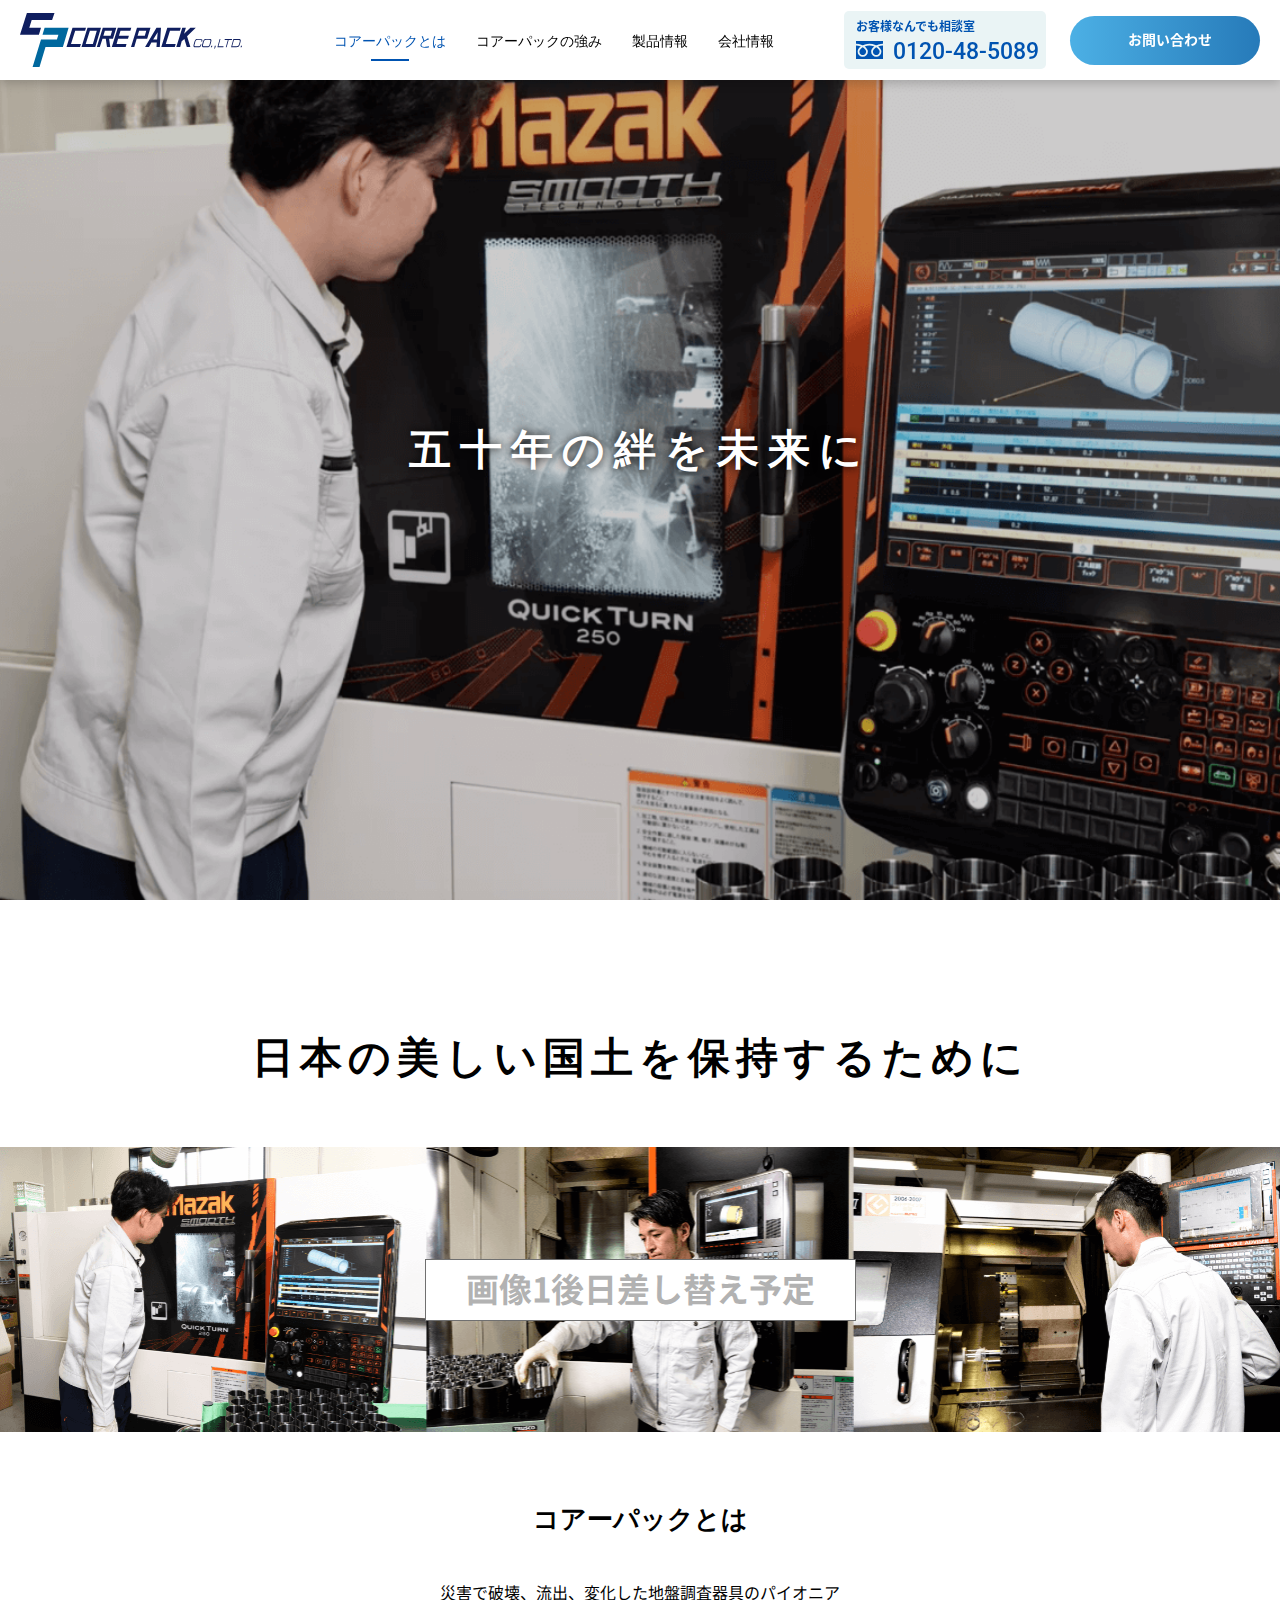
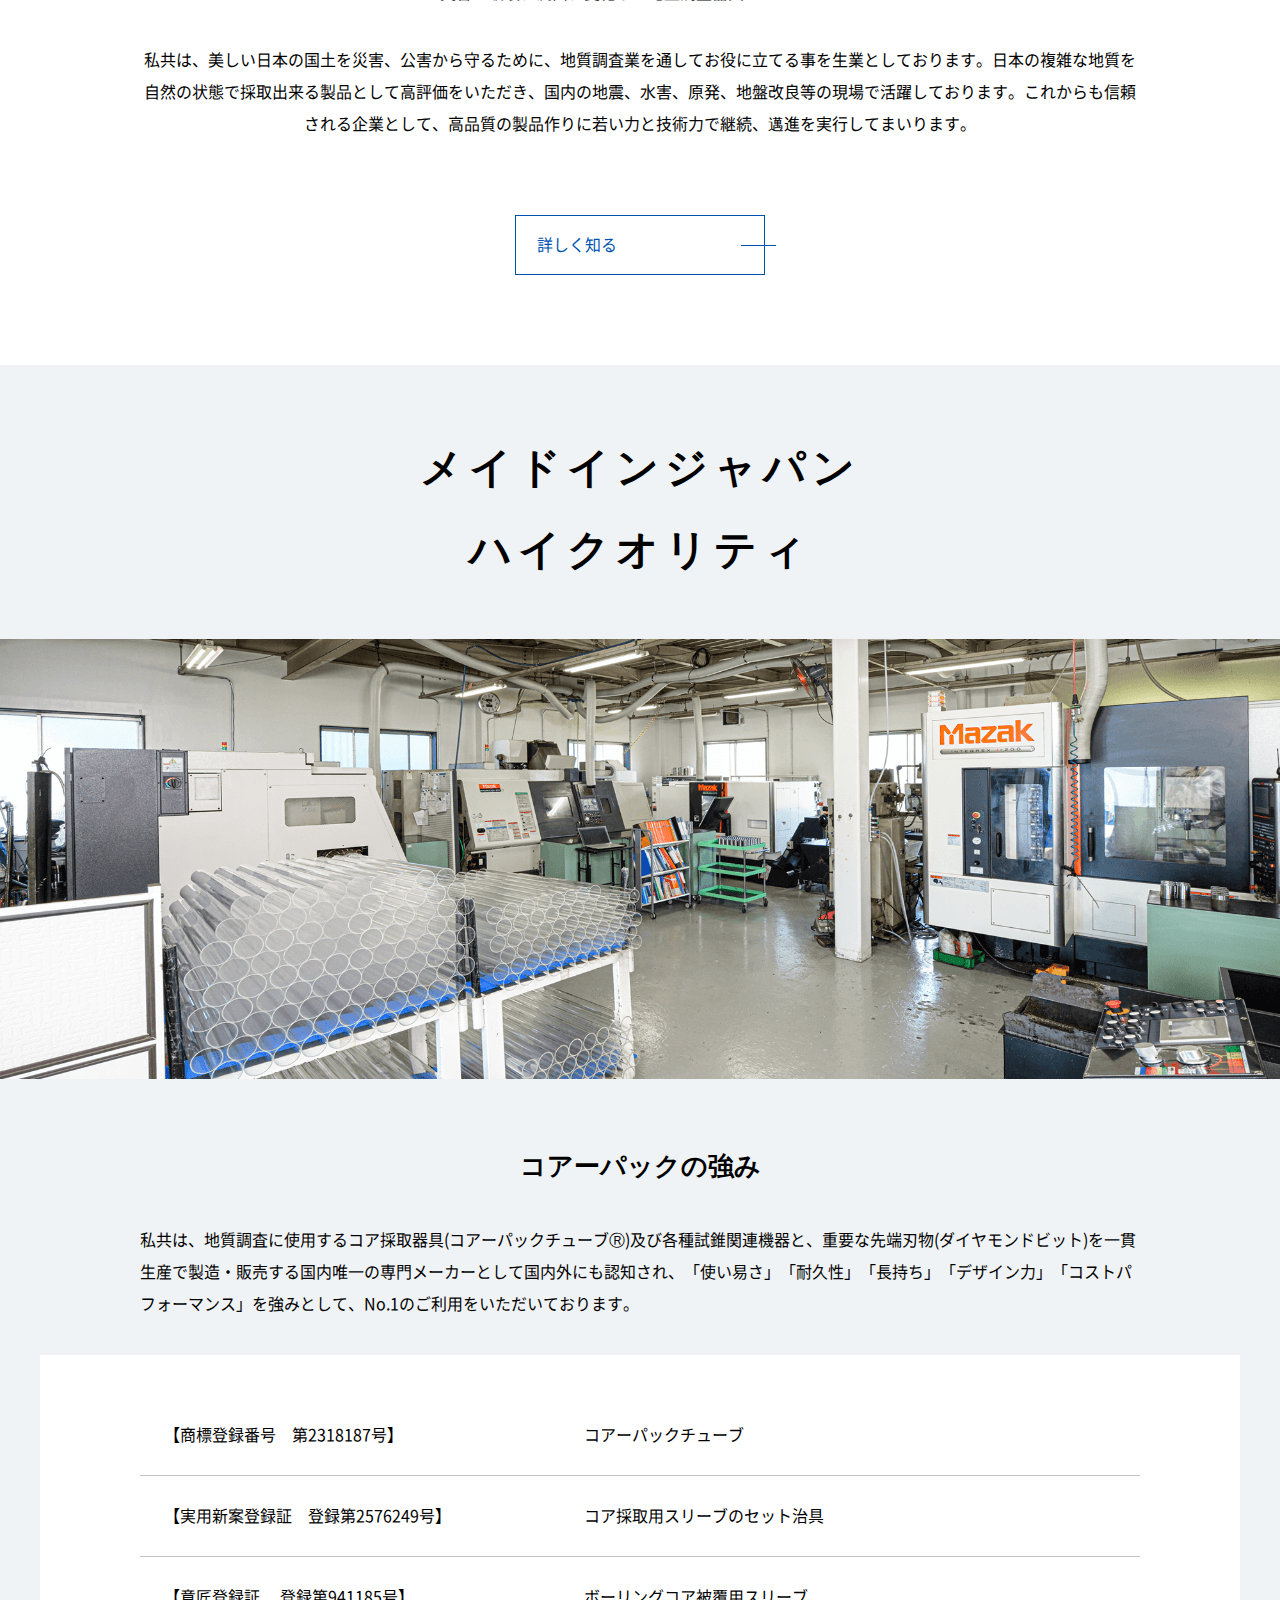
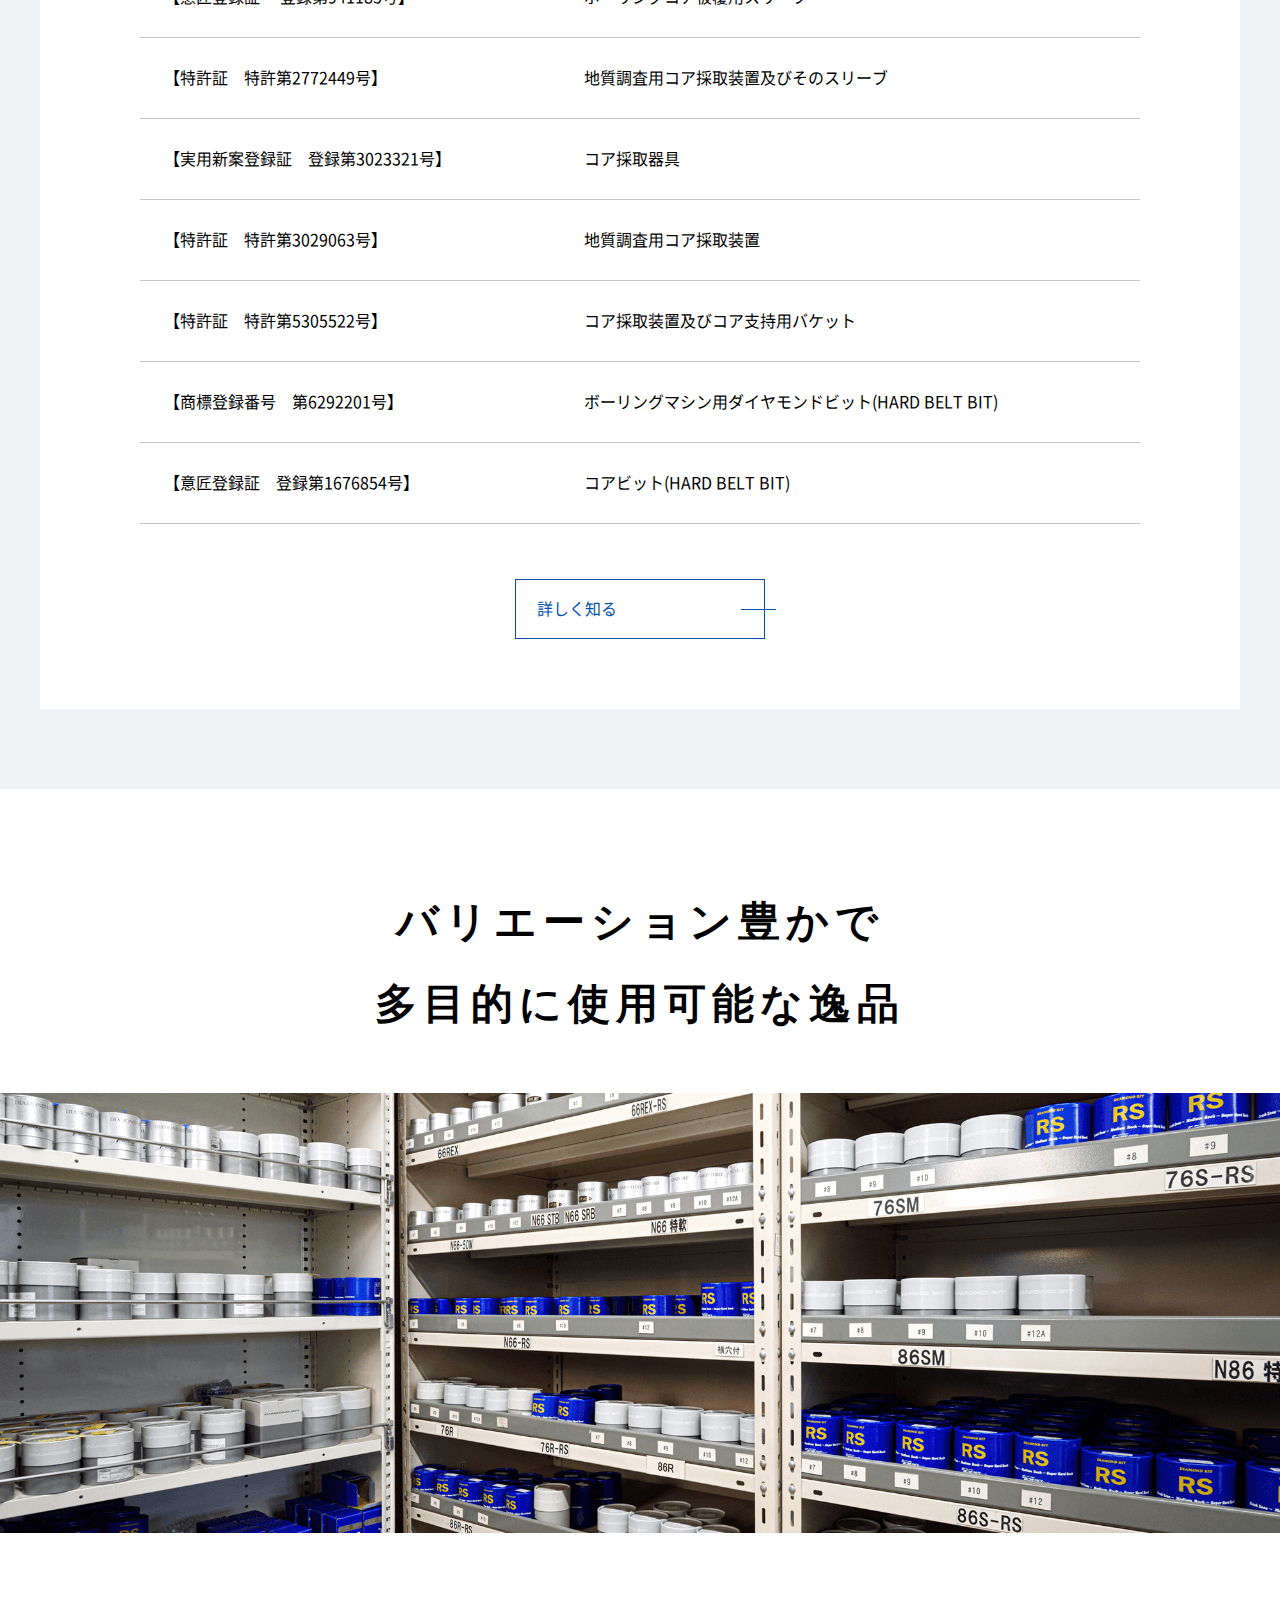
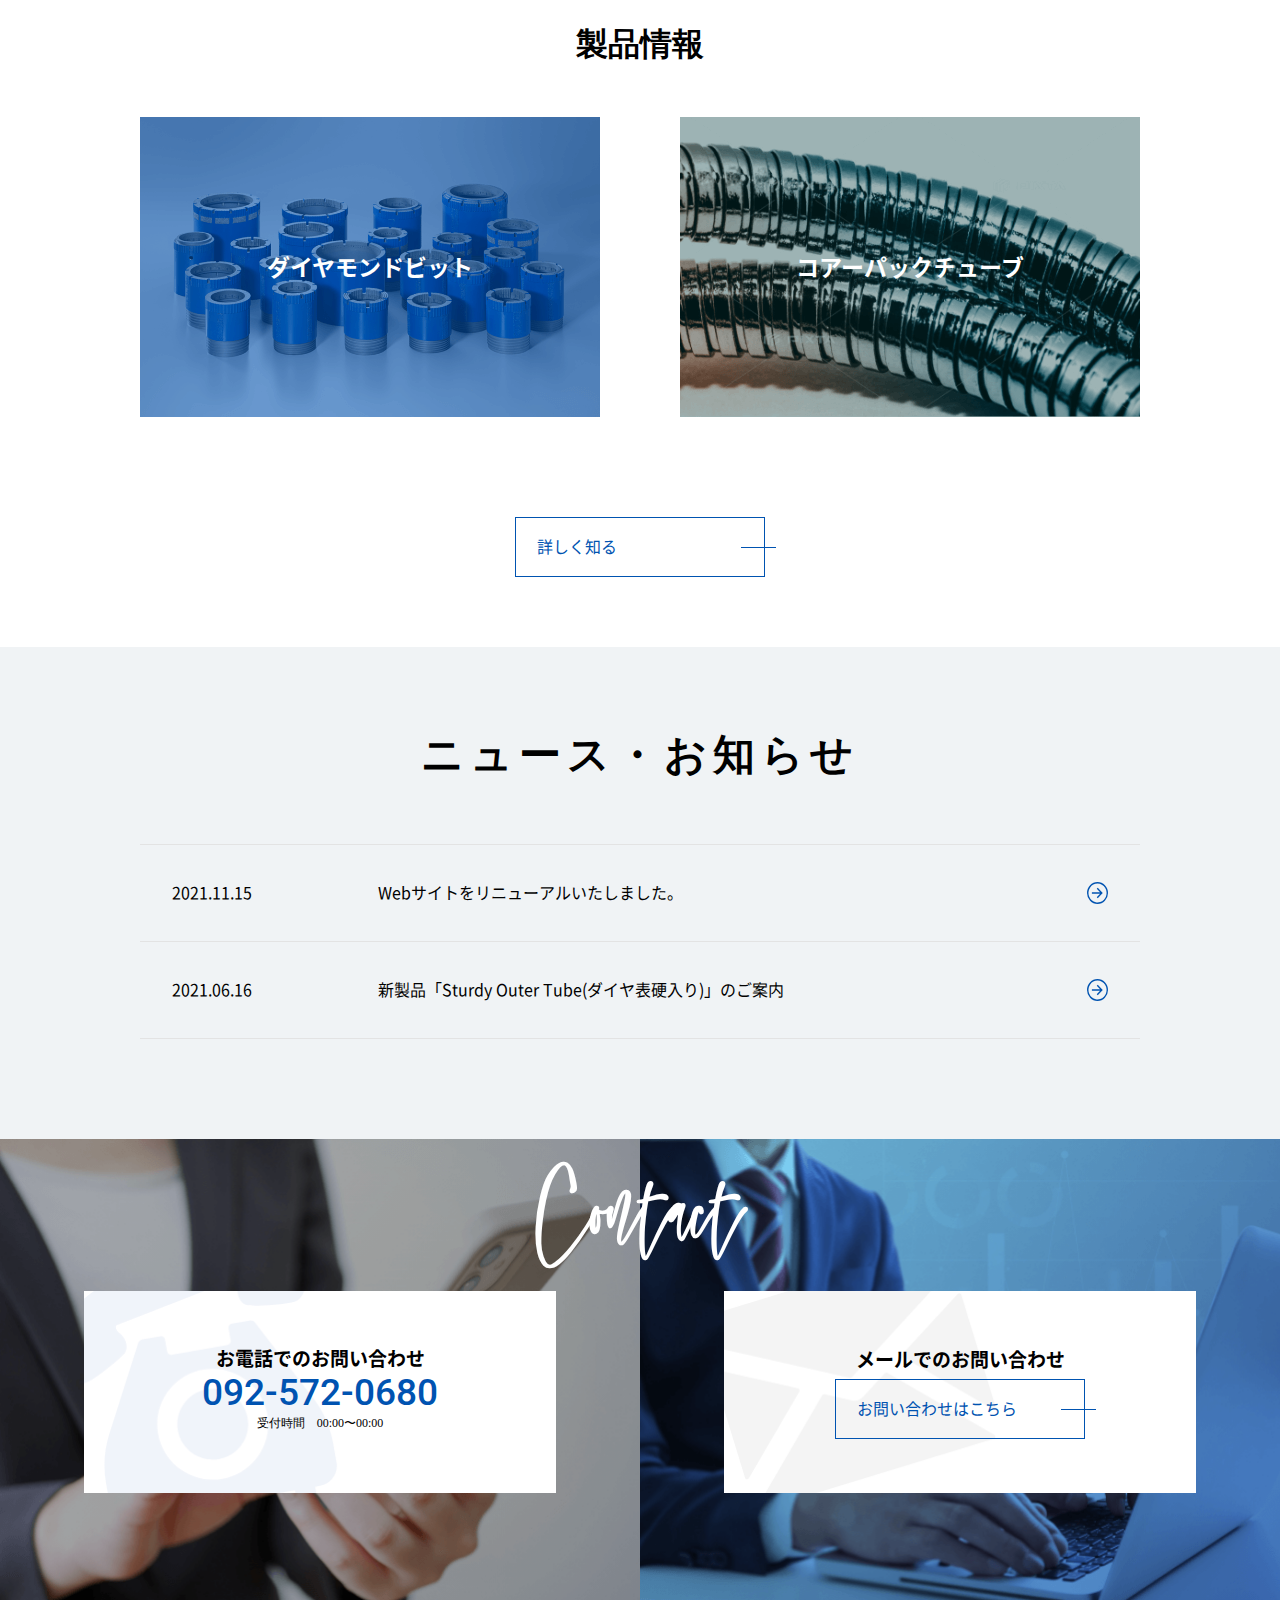
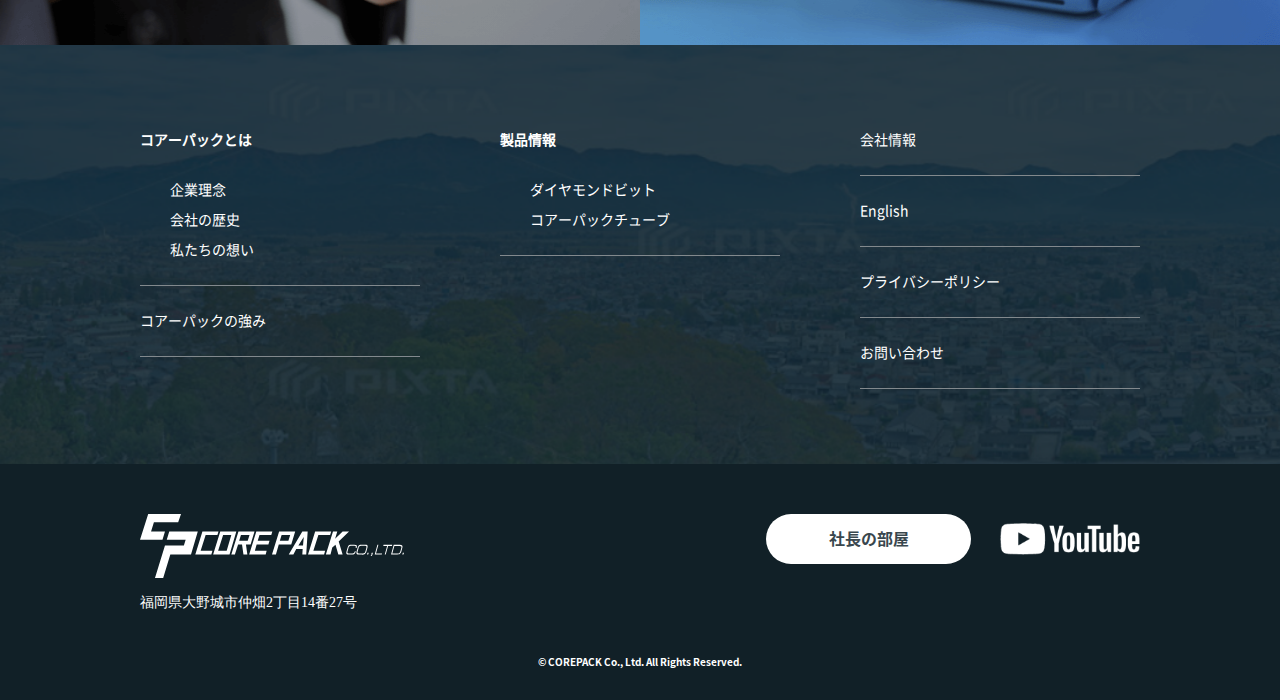
<file: index.html>
<!DOCTYPE html>
<html>
<head>
	<title>Core Pack</title>
	<meta charset="UTF-8">
	<meta name="viewport" content="width=device-width, initial-scale=1.0">
	<link rel="stylesheet" type="text/css" href="css/style.css">
	<link rel="icon" href="images/favicon.png">
</head>
<body>
	<div class="loader-wrapper"><div class="loader"></div></div>
	<header class="site_header">
		<a class="header_logo" href="index.html">
			<img src="images/logo.svg" alt="logo image">
		</a>
		<a href="javascript:void(0);" class="navbar_toggler csp-1024" type="button" data-toggle="collapse" data-target="#collapsibleNavbar">
			<div class="navbar_toggler_inner"></div>
		</a>
		<nav class="custom_navbar">
			<ul>
				<li><a href="" class="active">コアーパックとは</a></li>
				<li><a href="">コアーパックの強み</a></li>
				<li><a href="">製品情報</a></li>
				<li><a href="">会社情報</a></li>
			</ul>
			<a href="tel:0120485089" class="header_contact_details">
				<span>お客様なんでも相談室</span>
				<p><img src="images/toll_free_icon.svg" alt="toll free icon">0120-48-5089</p>
			</a>
			<a href="#" class="header_inquiry_button"><i class="far fa-envelope"></i>お問い合わせ</a>
		</nav>
	</header>
	<section class="home_banner_section">
		<img src="images/home_banner.png" alt="home banner image">
		<h1>五十年の絆を未来に</h1>
	</section>
	<section class="beautiful_land_of_japan_section">
		<div class="beautiful_land_of_japan_content">
			<div class="custom_container">
				<h3>日本の美しい国土を保持するために</h3>
			</div>
			<div class="beautiful_image_container">
				<img src="images/beautiful_land_of_japan.png" alt="beautiful lan of japan image">
				<h5>画像1後日差し替え予定</h5>
			</div>
			<div class="custom_container">
				<h4>コアーパックとは</h4>
				<p>災害で破壊、流出、変化した地盤調査器具のパイオニア</p>
				<p>私共は、美しい日本の国土を災害、公害から守るために、地質調査業を通してお役に立てる事を生業としております。日本の複雑な地質を自然の状態で採取出来る製品として高評価をいただき、国内の地震、水害、原発、地盤改良等の現場で活躍しております。これからも信頼される企業として、高品質の製品作りに若い力と技術力で継続、邁進を実行してまいります。</p>
				<a href="#" class="button_blue">詳しく知る</a>
			</div>
		</div>
	</section>
	<section class="maid_in_japan_high_quality_section">
		<div class="custom_container">
			<h3>メイドインジャパン<br>ハイクオリティ</h3>
		</div>
		<div class="maid_in_japan_high_quality_image_container">
			<img src="images/high_quality_image.png" alt="hign quality image">
		</div>
		<div class="custom_container">
			<h4>コアーパックの強み</h4>
			<p>私共は、地質調査に使用するコア採取器具(コアーパックチューブⓇ)及び各種試錐関連機器と、重要な先端刃物(ダイヤモンドビット)を一貫生産で製造・販売する国内唯一の専門メーカーとして国内外にも認知され、「使い易さ」「耐久性」「長持ち」「デザイン力」「コストパフォーマンス」を強みとして、No.1のご利用をいただいております。</p>
		</div>
		<div class="strengths_of_core_pack_table_container">
			<div class="strength_table">
				<div class="strength_table_row">
					<div class="strength_table_th">
						<p>【商標登録番号　第2318187号】</p>
					</div>
					<div class="strength_table_td">
						<p>コアーパックチューブ</p>
					</div>
				</div>
				<div class="strength_table_row">
					<div class="strength_table_th">
						<p>【実用新案登録証　登録第2576249号】</p>
					</div>
					<div class="strength_table_td">
						<p>コア採取用スリーブのセット治具</p>
					</div>
				</div>
				<div class="strength_table_row">
					<div class="strength_table_th">
						<p>【意匠登録証　 登録第941185号】</p>
					</div>
					<div class="strength_table_td">
						<p>ボーリングコア被覆用スリーブ</p>
					</div>
				</div>
				<div class="strength_table_row">
					<div class="strength_table_th">
						<p>【特許証　特許第2772449号】</p>
					</div>
					<div class="strength_table_td">
						<p>地質調査用コア採取装置及びそのスリーブ</p>
					</div>
				</div>
				<div class="strength_table_row">
					<div class="strength_table_th">
						<p>【実用新案登録証　登録第3023321号】</p>
					</div>
					<div class="strength_table_td">
						<p>コア採取器具</p>
					</div>
				</div>
				<div class="strength_table_row">
					<div class="strength_table_th">
						<p>【特許証　特許第3029063号】</p>
					</div>
					<div class="strength_table_td">
						<p>地質調査用コア採取装置</p>
					</div>
				</div>
				<div class="strength_table_row">
					<div class="strength_table_th">
						<p>【特許証　特許第5305522号】</p>
					</div>
					<div class="strength_table_td">
						<p>コア採取装置及びコア支持用バケット</p>
					</div>
				</div>
				<div class="strength_table_row">
					<div class="strength_table_th">
						<p>【商標登録番号　第6292201号】</p>
					</div>
					<div class="strength_table_td">
						<p>ボーリングマシン用ダイヤモンドビット(HARD BELT BIT)</p>
					</div>
				</div>
				<div class="strength_table_row">
					<div class="strength_table_th">
						<p>【意匠登録証　登録第1676854号】</p>
					</div>
					<div class="strength_table_td">
						<p>コアビット(HARD BELT BIT)</p>
					</div>
				</div>
			</div>
			<a href="#" class="button_blue">詳しく知る</a>
		</div>
	</section>
	<section class="used_for_multiple_purpose_section">
		<div class="custom_container">
			<h3>バリエーション豊かで<br>多目的に使用可能な逸品</h3>
		</div>
		<div class="used_for_multiple_purpose_image">
			<img src="images/used_for_image.png" alt="used form multiple purpose image">
		</div>
		<div class="custom_container">
			<h4>製品情報</h4>
			<div class="custom_row">
				<div class="custom_col_6">
					<a href="#" class="product_info_image_box">
						<img src="images/product_1.png" alt="product image">
						<h5>ダイヤモンドビット</h5>
					</a>
				</div>
				<div class="custom_col_6">
					<a href="#" class="product_info_image_box">
						<img src="images/product_2.png" alt="product image">
						<h5>コアーパックチューブ</h5>
					</a>
				</div>
				<div class="custom_col_12 center_text">
					<a href="#" class="button_blue">詳しく知る</a>
				</div>
			</div>
		</div>
	</section>
	<section class="product_info_section">
		<div class="custom_container">
			<h3>ニュース・お知らせ</h3>
			<div class="product_info_table">
				<div class="product_info_table_row">
					<div class="product_info_table_th">
						<p>2021.11.15</p>
					</div>
					<div class="product_info_table_td">
						<p>Webサイトをリニューアルいたしました。</p>
					</div>
					<div class="product_info_table_td">
						<a href="#"><img src="images/arrow-circle-right.svg" alt="image icon"></a>
					</div>
				</div>
				<div class="product_info_table_row">
					<div class="product_info_table_th">
						<p>2021.06.16</p>
					</div>
					<div class="product_info_table_td">
						<p>新製品「Sturdy Outer Tube(ダイヤ表硬入り)」のご案内</p>
					</div>
					<div class="product_info_table_td">
						<a href="#"><img src="images/arrow-circle-right.svg" alt="image icon"></a>
					</div>
				</div>
			</div>
		</div>
	</section>
	<footer class="site_footer">
		<div class="footer_top">
			<div class="custom_container">
				<h2>Contact</h2>
				<div class="custom_row">
					<div class="custom_col_6">
						<div class="contact_details_call_email box_call">
							<div class="text_with_white_box">
								<h5>お電話でのお問い合わせ</h5>
								<a href="tel:0925720680" class="contact_number">092-572-0680</a>
								<p>受付時間　00:00〜00:00</p>
							</div>
						</div>
					</div>
					<div class="custom_col_6">
						<div class="contact_details_call_email box_email">
							<div class="text_with_white_box">
								<h5>メールでのお問い合わせ</h5>
								<a href="#" class="button_blue">お問い合わせはこちら</a>
							</div>
						</div>
					</div>
				</div>
			</div>
		</div>
		<div class="footer_middle">
			<div class="custom_container">
				<div class="custom_row">
					<div class="custom_col_4">
						<ul class="footer_main_list">
							<li>
								<h5>コアーパックとは</h5>
								<ul>
									<li>
										<a href="#">企業理念</a>
									</li>
									<li>
										<a href="#">会社の歴史</a>
									</li>
									<li>
										<a href="#">私たちの想い</a>
									</li>
								</ul>
							</li>
							<li>
								<a href="#">コアーパックの強み</a>
							</li>
						</ul>
					</div>
					<div class="custom_col_4">
						<ul class="footer_main_list center_text">
							<li>
								<h5>製品情報</h5>
								<ul>
									<li>
										<a href="#">ダイヤモンドビット</a>
									</li>
									<li>
										<a href="#">コアーパックチューブ</a>
									</li>
								</ul>
							</li>
						</ul>
					</div>
					<div class="custom_col_4">
						<ul class="footer_main_list">
							<li>
								<a href="#">会社情報</a>
							</li>
							<li>
								<a href="#">English</a>
							</li>
							<li>
								<a href="#">プライバシーポリシー</a>
							</li>
							<li>
								<a href="#">お問い合わせ</a>
							</li>
						</ul>
					</div>
				</div>
			</div>
		</div>
		<div class="footer_bottom">
			<div class="custom_container">
				<div class="custom_row">
					<div class="logo_with_text_col">
						<img src="images/footer_logo_white.svg" alt="logo image">
						<p>福岡県大野城市仲畑2丁目14番27号</p>
					</div>
					<div class="line_to_youtube_and_president_room">
						<ul>
							<li>
								<a href="#" class="footer_button_white">社長の部屋</a>
							</li>
							<li>
								<a href="#">
									<img src="images/youtube_icon.svg" alt="logo image">
								</a>
							</li>
						</ul>
					</div>
				</div>
				<p class="copy_right_footer">© COREPACK Co., Ltd. All Rights Reserved.</p>
			</div>
		</div>
	</footer>
	<script src="js/jquery.min.js"></script>
	<script src="js/fonts-awesome-5.js"></script>
	<script src="js/custom.js"></script>
</body>
</html>
</file>
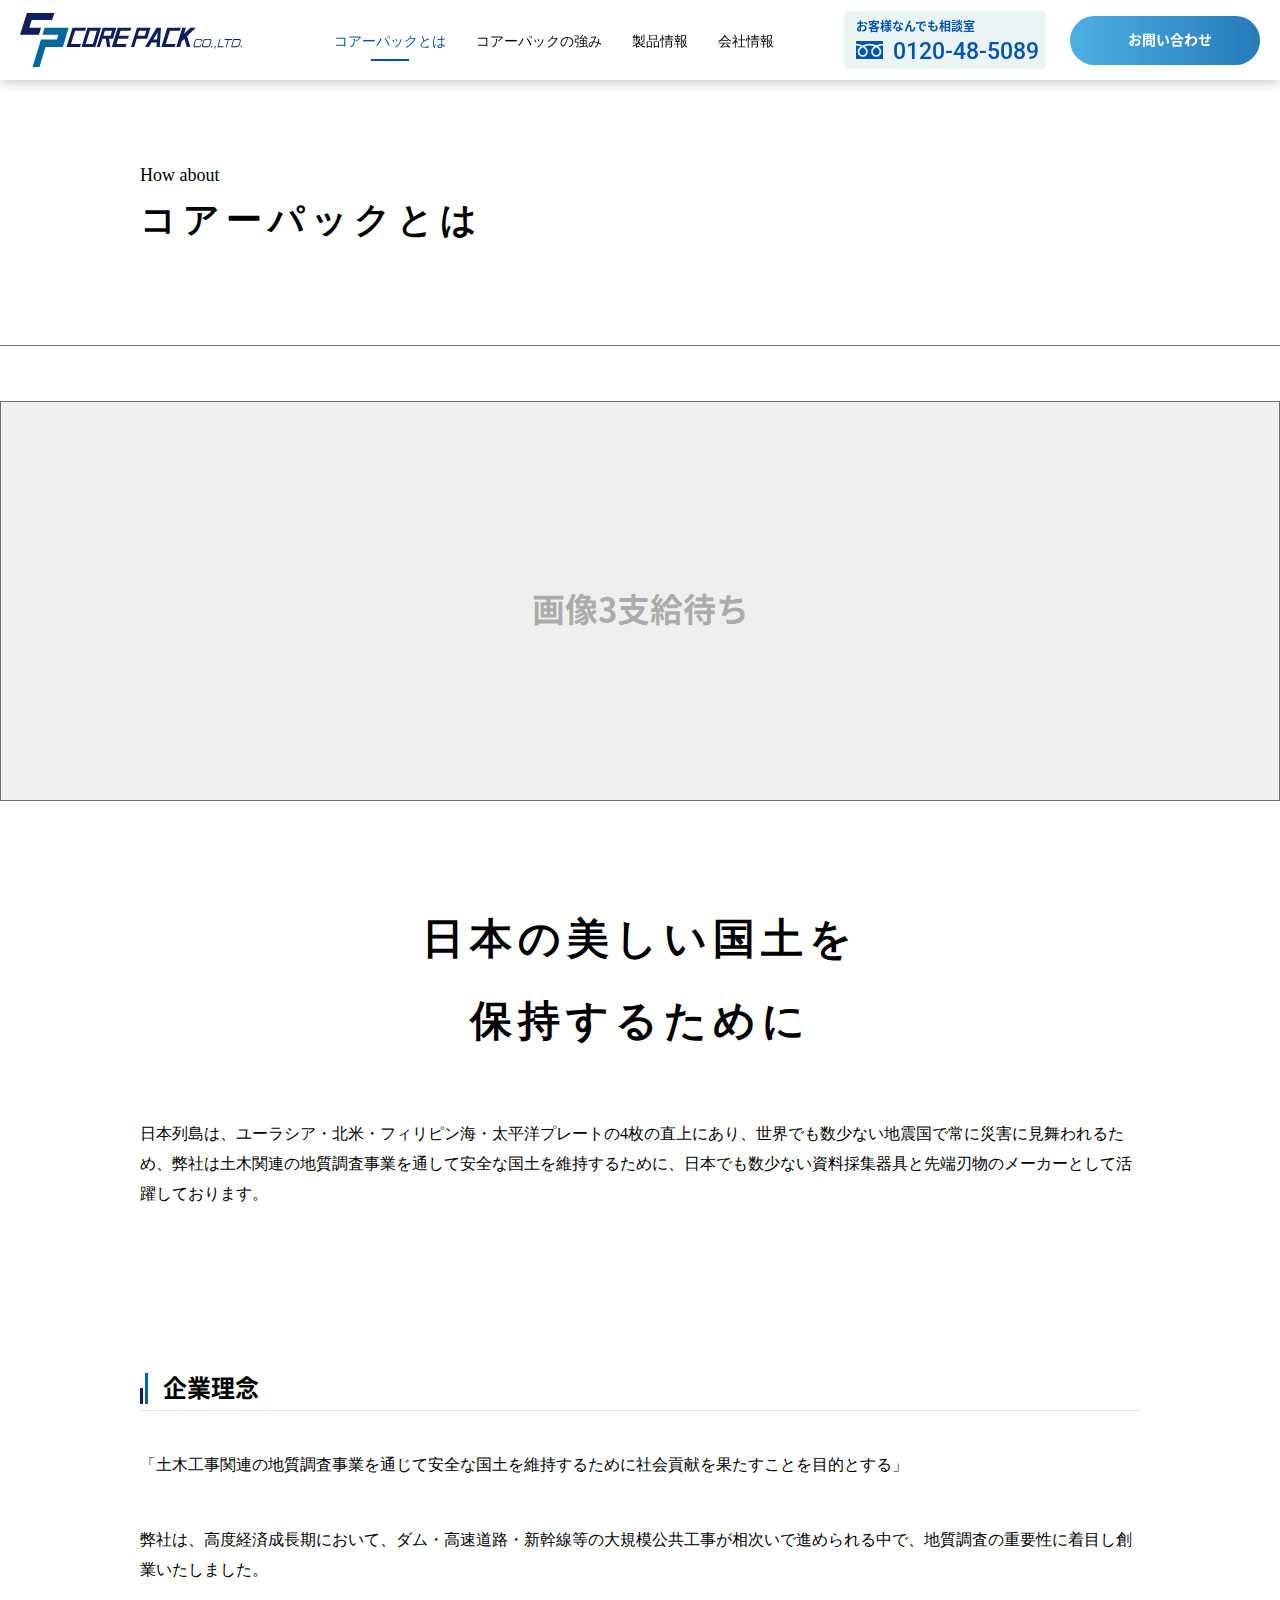
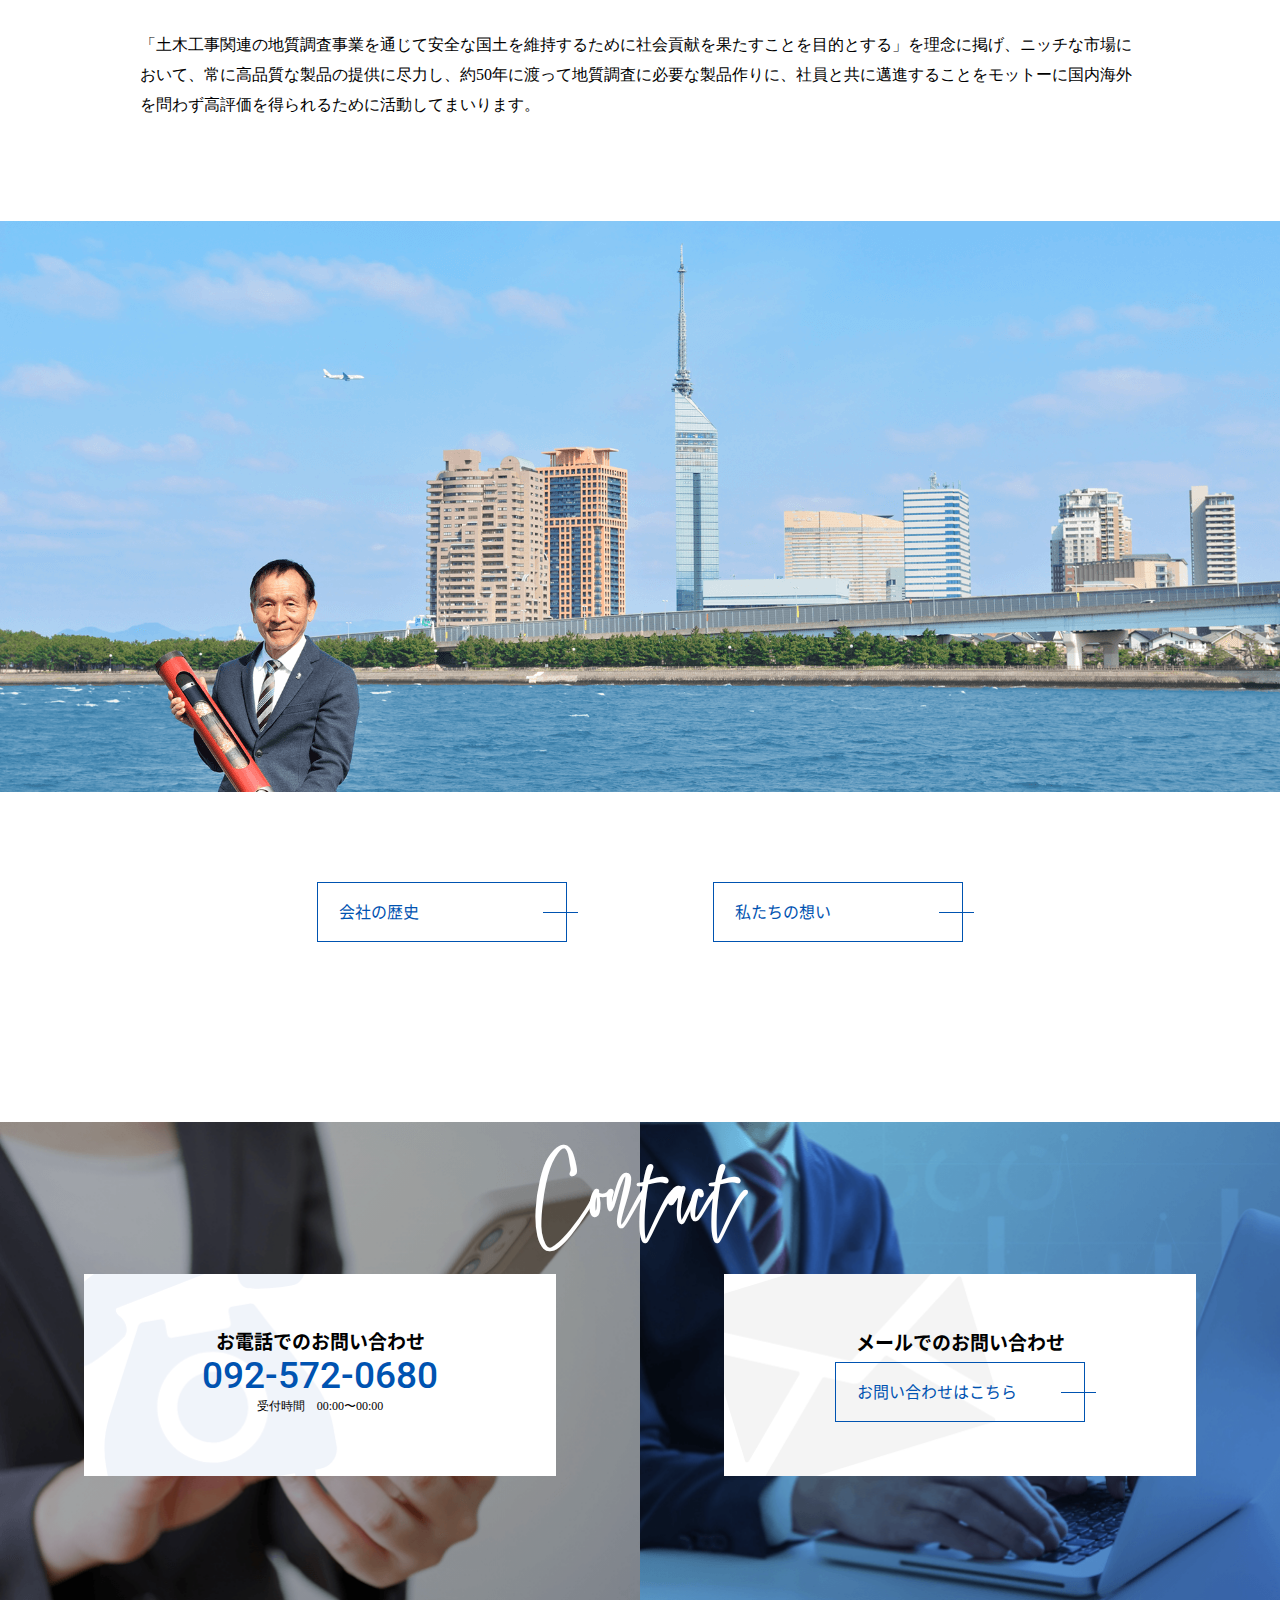
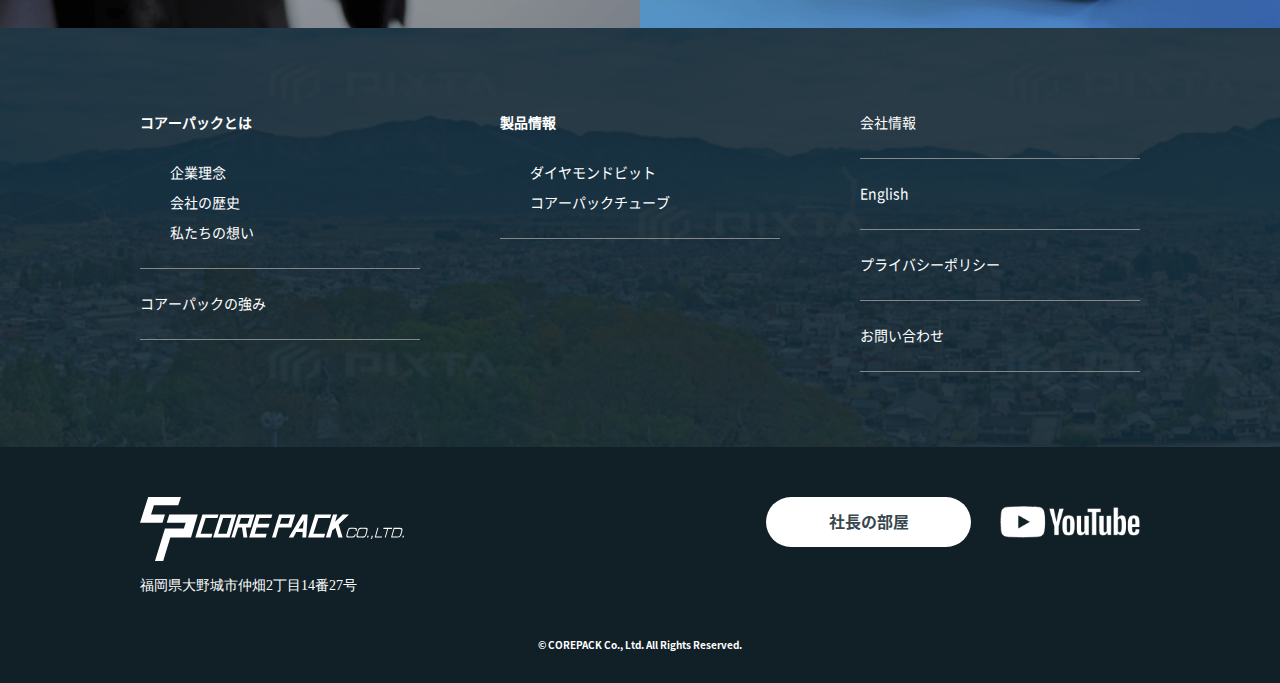
<file: about.html>
<!DOCTYPE html>
<html>
<head>
	<title>Core Pack</title>
	<meta charset="UTF-8">
	<meta name="viewport" content="width=device-width, initial-scale=1.0">
	<link rel="stylesheet" type="text/css" href="css/style.css">
	<link rel="icon" href="images/favicon.png">
</head>
<body>
	<div class="loader-wrapper"><div class="loader"></div></div>
	<header class="site_header">
		<a class="header_logo" href="index.html">
			<img src="images/logo.svg" alt="logo image">
		</a>
		<a href="javascript:void(0);" class="navbar_toggler csp-1024" type="button" data-toggle="collapse" data-target="#collapsibleNavbar">
			<div class="navbar_toggler_inner"></div>
		</a>
		<nav class="custom_navbar">
			<ul>
				<li><a href="" class="active">コアーパックとは</a></li>
				<li><a href="">コアーパックの強み</a></li>
				<li><a href="">製品情報</a></li>
				<li><a href="">会社情報</a></li>
			</ul>
			<a href="tel:0120485089" class="header_contact_details">
				<span>お客様なんでも相談室</span>
				<p><img src="images/toll_free_icon.svg" alt="toll free icon">0120-48-5089</p>
			</a>
			<a href="#" class="header_inquiry_button"><i class="far fa-envelope"></i>お問い合わせ</a>
		</nav>
	</header>
	<section class="breadcrumb_section">
		<div class="custom_container">
			<div>
				<p class="breadcrumb_heading">How about</p>
				<h2 class="breadcrumb_content">コアーパックとは</h2>
			</div>
		</div>
	</section>
	<section class="inner_page_banner_section">
		<div>
			<h3>画像3支給待ち</h3>
		</div>
	</section>
	<section class="to_hold_section">
		<div class="to_hold_contant_sec">
			<div class="custom_container">
				<div class="header_sec">
					<h3>日本の美しい国土を<br>
					保持するために</h3>
					<p>日本列島は、ユーラシア・北米・フィリピン海・太平洋プレートの4枚の直上にあり、世界でも数少ない地震国で常に災害に見舞われるため、弊社は土木関連の地質調査事業を通して安全な国土を維持するために、日本でも数少ない資料採集器具と先端刃物のメーカーとして活躍しております。</p>
				</div>
			</div>
		</div>
	</section>
	<section class="corporate_section">
		<div class="custom_container">
			<div class="corporate_contant">
				<div class="common_section_title to_hold_contant_heading">
					<img src="images/title_border.png" alt="title border icon">
					<h3>企業理念</h3>
				</div>
				<p>「土木工事関連の地質調査事業を通じて安全な国土を維持するために社会貢献を果たすことを目的とする」</p>
				<p>弊社は、高度経済成長期において、ダム・高速道路・新幹線等の大規模公共工事が相次いで進められる中で、地質調査の重要性に着目し創業いたしました。</p>
				<p>「土木工事関連の地質調査事業を通じて安全な国土を維持するために社会貢献を果たすことを目的とする」を理念に掲げ、ニッチな市場において、常に高品質な製品の提供に尽力し、約50年に渡って地質調査に必要な製品作りに、社員と共に邁進することをモットーに国内海外を問わず高評価を得られるために活動してまいります。</p>
			</div>
		</div>
		<div class="corporate_image_sec">
			<img src="images/to_hold_image.png">
		</div>
		<div class="corporate_btns">
			<div class="custom_container">
				<a href="#" class="button_blue">会社の歴史</a>
				<a href="#" class="button_blue">私たちの想い</a>
			</div>
		</div>
	</section>
	<footer class="site_footer">
		<div class="footer_top">
			<div class="custom_container">
				<h2>Contact</h2>
				<div class="custom_row">
					<div class="custom_col_6">
						<div class="contact_details_call_email box_call">
							<div class="text_with_white_box">
								<h5>お電話でのお問い合わせ</h5>
								<a href="tel:0925720680" class="contact_number">092-572-0680</a>
								<p>受付時間　00:00〜00:00</p>
							</div>
						</div>
					</div>
					<div class="custom_col_6">
						<div class="contact_details_call_email box_email">
							<div class="text_with_white_box">
								<h5>メールでのお問い合わせ</h5>
								<a href="#" class="button_blue">お問い合わせはこちら</a>
							</div>
						</div>
					</div>
				</div>
			</div>
		</div>
		<div class="footer_middle">
			<div class="custom_container">
				<div class="custom_row">
					<div class="custom_col_4">
						<ul class="footer_main_list">
							<li>
								<h5>コアーパックとは</h5>
								<ul>
									<li>
										<a href="#">企業理念</a>
									</li>
									<li>
										<a href="#">会社の歴史</a>
									</li>
									<li>
										<a href="#">私たちの想い</a>
									</li>
								</ul>
							</li>
							<li>
								<a href="#">コアーパックの強み</a>
							</li>
						</ul>
					</div>
					<div class="custom_col_4">
						<ul class="footer_main_list center_text">
							<li>
								<h5>製品情報</h5>
								<ul>
									<li>
										<a href="#">ダイヤモンドビット</a>
									</li>
									<li>
										<a href="#">コアーパックチューブ</a>
									</li>
								</ul>
							</li>
						</ul>
					</div>
					<div class="custom_col_4">
						<ul class="footer_main_list">
							<li>
								<a href="#">会社情報</a>
							</li>
							<li>
								<a href="#">English</a>
							</li>
							<li>
								<a href="#">プライバシーポリシー</a>
							</li>
							<li>
								<a href="#">お問い合わせ</a>
							</li>
						</ul>
					</div>
				</div>
			</div>
		</div>
		<div class="footer_bottom">
			<div class="custom_container">
				<div class="custom_row">
					<div class="logo_with_text_col">
						<img src="images/footer_logo_white.svg" alt="logo image">
						<p>福岡県大野城市仲畑2丁目14番27号</p>
					</div>
					<div class="line_to_youtube_and_president_room">
						<ul>
							<li>
								<a href="#" class="footer_button_white">社長の部屋</a>
							</li>
							<li>
								<a href="#">
									<img src="images/youtube_icon.svg" alt="logo image">
								</a>
							</li>
						</ul>
					</div>
				</div>
				<p class="copy_right_footer">© COREPACK Co., Ltd. All Rights Reserved.</p>
			</div>
		</div>
	</footer>
	<script src="js/jquery.min.js"></script>
	<script src="js/fonts-awesome-5.js"></script>
	<script src="js/custom.js"></script>
</body>
</html>
</file>
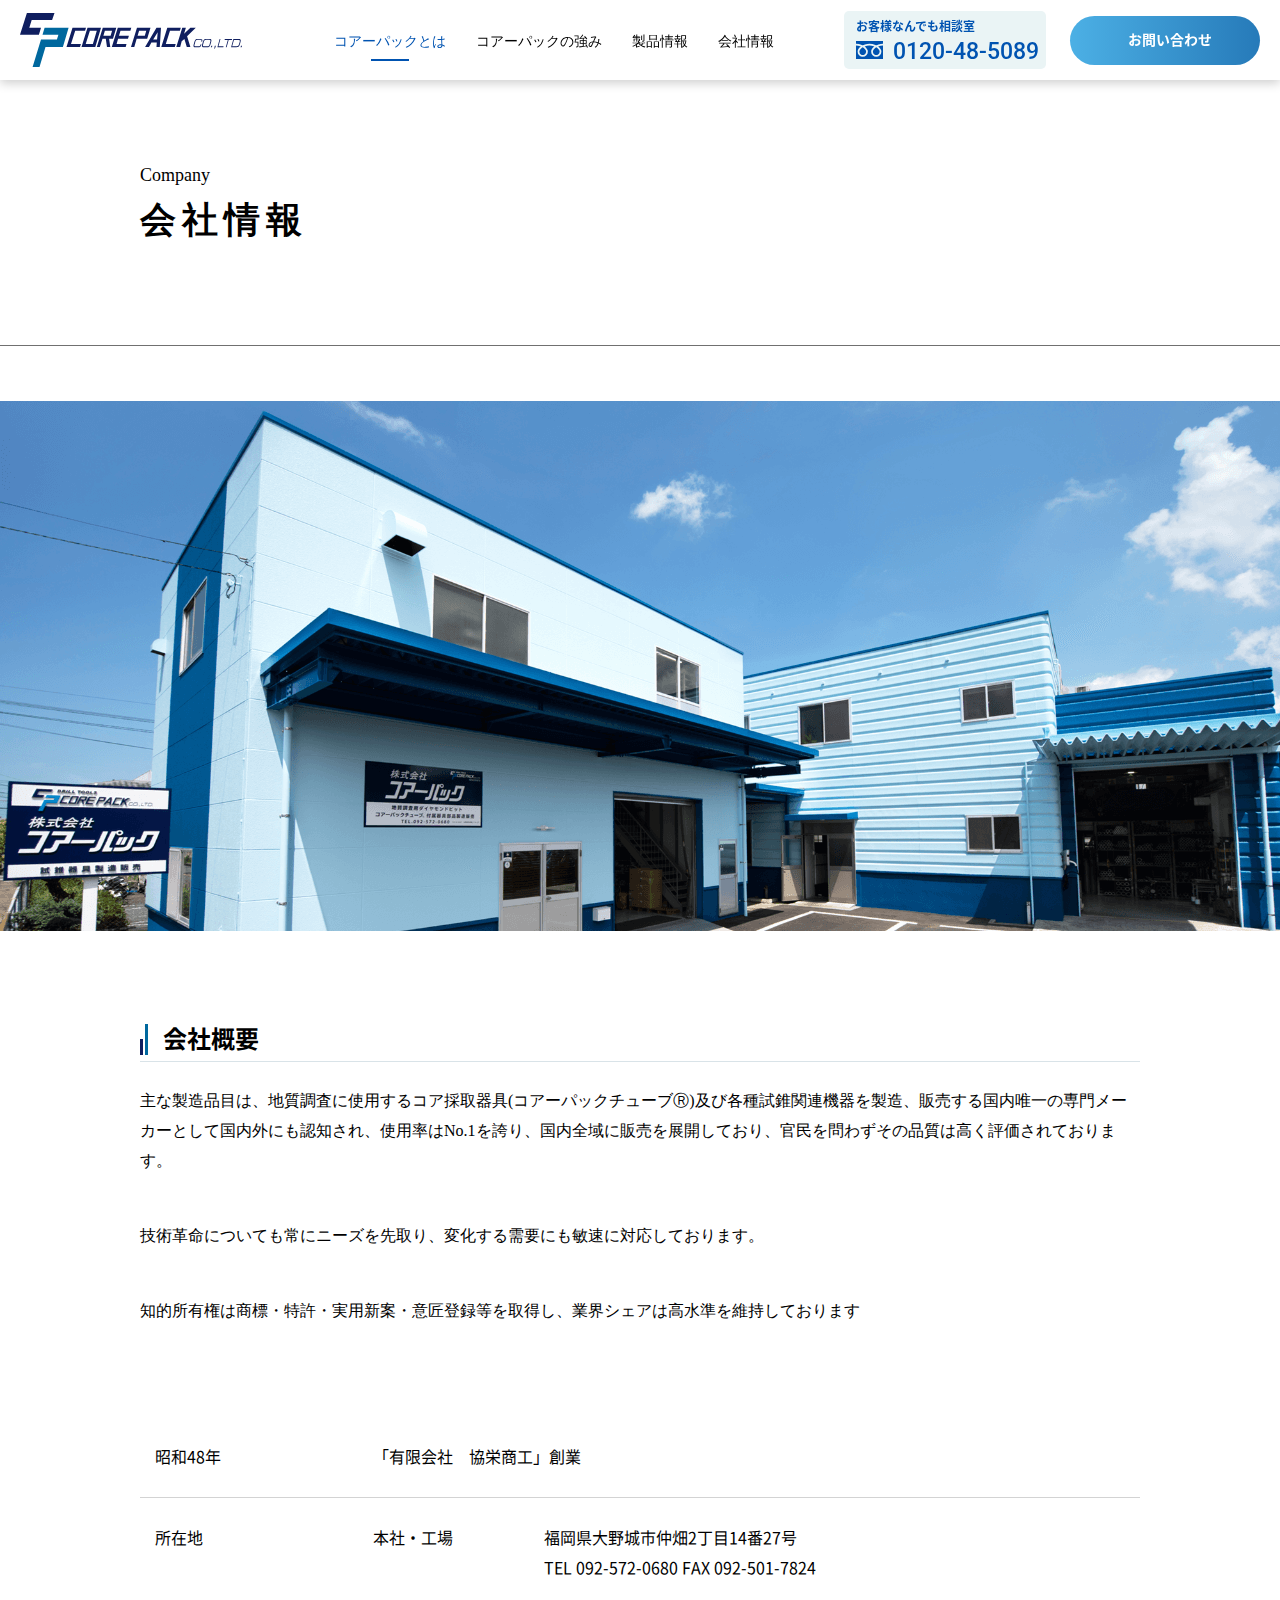
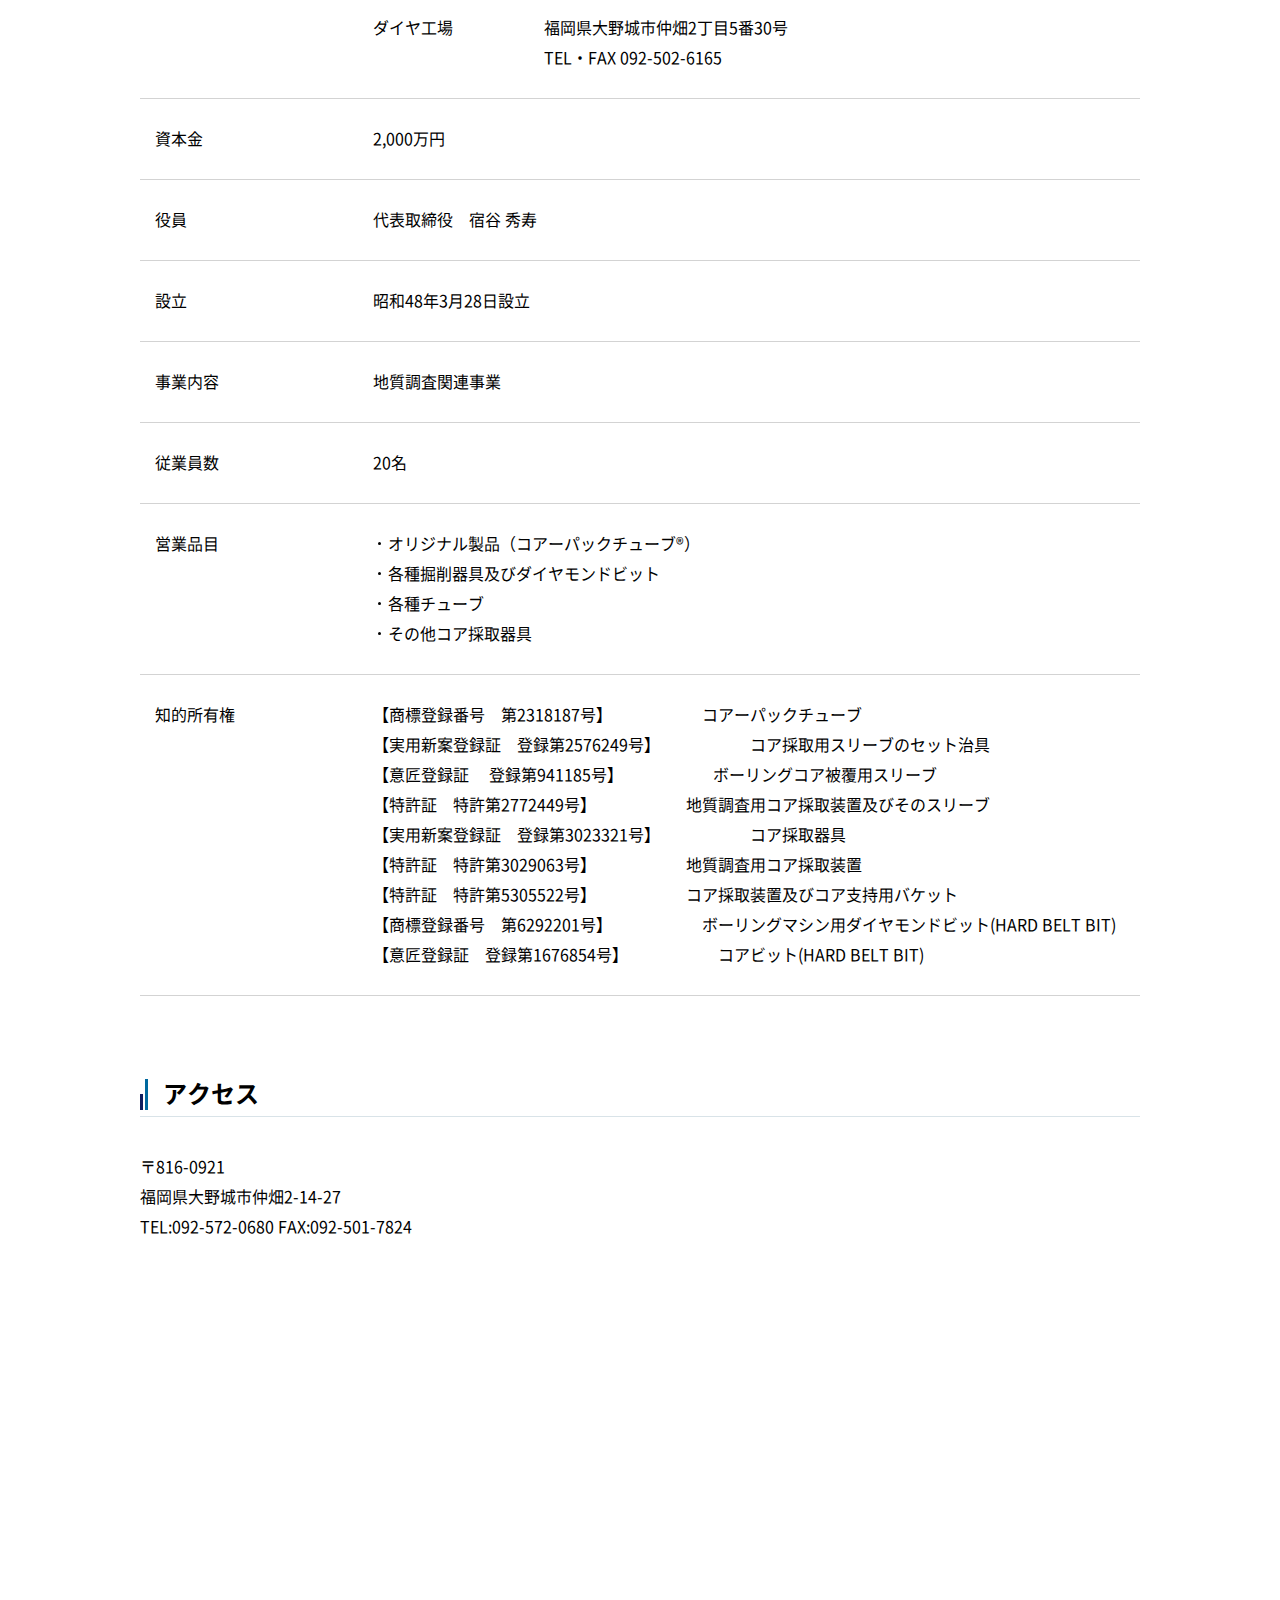
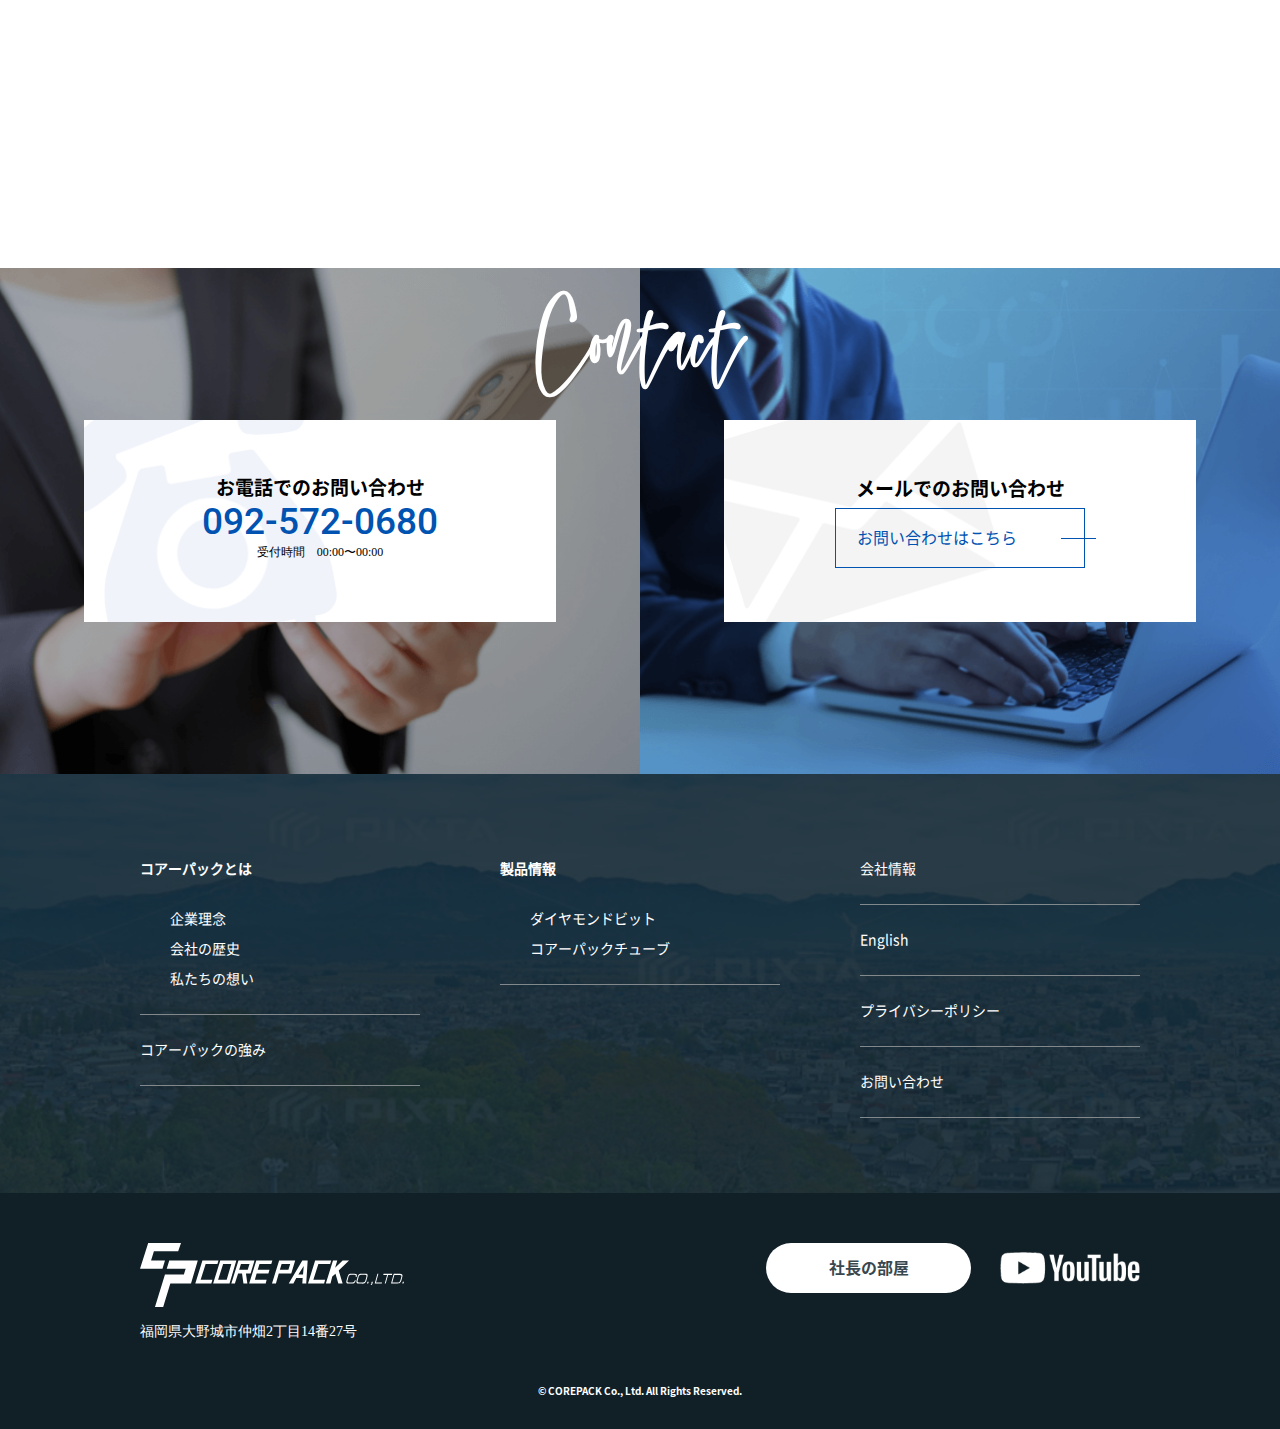
<file: company.html>
<!DOCTYPE html>
<html>
<head>
	<title>Core Pack</title>
	<meta charset="UTF-8">
	<meta name="viewport" content="width=device-width, initial-scale=1.0">
	<link rel="stylesheet" type="text/css" href="css/style.css">
	<link rel="icon" href="images/favicon.png">
</head>
<body>
	<div class="loader-wrapper"><div class="loader"></div></div>
	<header class="site_header">
		<a class="header_logo" href="index.html">
			<img src="images/logo.svg" alt="logo image">
		</a>
		<a href="javascript:void(0);" class="navbar_toggler csp-1024" type="button" data-toggle="collapse" data-target="#collapsibleNavbar">
			<div class="navbar_toggler_inner"></div>
		</a>
		<nav class="custom_navbar">
			<ul>
				<li><a href="" class="active">コアーパックとは</a></li>
				<li><a href="">コアーパックの強み</a></li>
				<li><a href="">製品情報</a></li>
				<li><a href="">会社情報</a></li>
			</ul>
			<a href="tel:0120485089" class="header_contact_details">
				<span>お客様なんでも相談室</span>
				<p><img src="images/toll_free_icon.svg" alt="toll free icon">0120-48-5089</p>
			</a>
			<a href="#" class="header_inquiry_button"><i class="far fa-envelope"></i>お問い合わせ</a>
		</nav>
	</header>
	<section class="breadcrumb_section">
		<div class="custom_container">
			<div>
				<p class="breadcrumb_heading">Company</p>
				<h2 class="breadcrumb_content">会社情報</h2>
			</div>
		</div>
	</section>
	<section class="company_banner_section">
		<img src="images/company_banner.png">
	</section>
	<section class="company_profile_section">
		<div class="custom_container">
			<div class="company_profile_content">
				<div class="common_section_title company_profile_heading">
					<img src="images/title_border.png" alt="title border icon">
					<h3>会社概要</h3>
				</div>
				<p>主な製造品目は、地質調査に使用するコア採取器具(コアーパックチューブⓇ)及び各種試錐関連機器を製造、販売する国内唯一の専門メーカーとして国内外にも認知され、使用率はNo.1を誇り、国内全域に販売を展開しており、官民を問わずその品質は高く評価されております。</p>
				<p>技術革命についても常にニーズを先取り、変化する需要にも敏速に対応しております。</p>
				<p>知的所有権は商標・特許・実用新案・意匠登録等を取得し、業界シェアは高水準を維持しております</p>
			</div>
			<div class="company_profile_table_sec">
				<div class="company_profile_table">
					<div class="company_profile_row">
						<div class="company_profile_th">
							<p>昭和48年</p>
						</div>
						<div class="company_profile_td">
							<p>「有限会社　協栄商工」創業</p>
						</div>
					</div>
					<div class="company_profile_row">
						<div class="company_profile_th">
							<p>所在地</p>
						</div>
						<div class="company_profile_td">
							<div class="company_profile_table company_profile_table_inner">
								<div class="company_profile_row">
									<div class="company_profile_th">
										<p>本社・工場</p>
									</div>
									<div class="company_profile_td">
										<p>福岡県大野城市仲畑2丁目14番27号</p>
										<p>TEL <a href="tel:0925720680">092-572-0680</a> FAX <a href="fax:0925017824">092-501-7824</a></p>
									</div>
								</div>
								<div class="company_profile_row">
									<div class="company_profile_th">
										<p>ダイヤ工場</p>
									</div>
									<div class="company_profile_td">
										<p>福岡県大野城市仲畑2丁目5番30号</p>
										<p>TEL・FAX <a href="tel:0925026165">092-502-6165</a></p>
									</div>
								</div>
							</div>
						</div>
					</div>
					<div class="company_profile_row">
						<div class="company_profile_th">
							<p>資本金</p>
						</div>
						<div class="company_profile_td">
							<p>2,000万円</p>
						</div>
					</div>
					<div class="company_profile_row">
						<div class="company_profile_th">
							<p>役員</p>
						</div>
						<div class="company_profile_td">
							<p>代表取締役　宿谷 秀寿</p>
						</div>
					</div>
					<div class="company_profile_row">
						<div class="company_profile_th">
							<p>設立</p>
						</div>
						<div class="company_profile_td">
							<p>昭和48年3月28日設立</p>
						</div>
					</div>
					<div class="company_profile_row">
						<div class="company_profile_th">
							<p>事業内容</p>
						</div>
						<div class="company_profile_td">
							<p>地質調査関連事業</p>
						</div>
					</div>
					<div class="company_profile_row">
						<div class="company_profile_th">
							<p>従業員数</p>
						</div>
						<div class="company_profile_td">
							<p>20名</p>
						</div>
					</div>
					<div class="company_profile_row">
						<div class="company_profile_th">
							<p>営業品目</p>
						</div>
						<div class="company_profile_td">
							<ul>
								<li><p>オリジナル製品（コアーパックチューブ®）</p></li>
								<li><p>各種掘削器具及びダイヤモンドビット</p></li>
								<li><p>各種チューブ</p></li>
								<li><p>その他コア採取器具</p></li>
							</ul>
						</div>
					</div>
					<div class="company_profile_row">
						<div class="company_profile_th">
							<p>知的所有権</p>
						</div>
						<div class="company_profile_td">
							<p>【商標登録番号　第2318187号】<span>コアーパックチューブ</span></p>
							<p>【実用新案登録証　登録第2576249号】<span>コア採取用スリーブのセット治具</span></p>
							<p>【意匠登録証　 登録第941185号】<span>ボーリングコア被覆用スリーブ</span></p>
							<p>【特許証　特許第2772449号】<span>地質調査用コア採取装置及びそのスリーブ</span></p>
							<p>【実用新案登録証　登録第3023321号】<span>コア採取器具</span></p>
							<p>【特許証　特許第3029063号】<span>地質調査用コア採取装置</span></p>
							<p>【特許証　特許第5305522号】<span>コア採取装置及びコア支持用バケット</span></p>
							<p>【商標登録番号　第6292201号】<span>ボーリングマシン用ダイヤモンドビット(HARD BELT BIT)</span></p>
							<p>【意匠登録証　登録第1676854号】<span>コアビット(HARD BELT BIT)</span></p>
						</div>
					</div>
				</div>
			</div>
		</div>
	</section>
	<section class="access_section">
		<div class="custom_container">
			<div class="access_content">
				<div class="common_section_title">
					<img src="images/title_border.png" alt="title border icon">
					<h3>アクセス</h3>
				</div>
				<p>〒816-0921</p>
				<p>福岡県大野城市仲畑2-14-27</p>
				<p>TEL:<a href="tel:0925720680">092-572-0680</a> FAX:<a href="fax:0925017824">092-501-7824</a></p>
			</div>
			<div class="access_map">
				<iframe src="https://www.google.com/maps/embed?pb=!1m18!1m12!1m3!1d13287302.995007712!2d131.62487823104564!3d35.603795300293335!2m3!1f0!2f0!3f0!3m2!1i1024!2i768!4f13.1!3m3!1m2!1s0x34674e0fd77f192f%3A0xf54275d47c665244!2sJapan!5e0!3m2!1sen!2sin!4v1634015898054!5m2!1sen!2sin" width="1000" height="400" style="border:0;" allowfullscreen="" loading="lazy"></iframe> 
			</div>
		</div>
	</section>
	<footer class="site_footer">
		<div class="footer_top">
			<div class="custom_container">
				<h2>Contact</h2>
				<div class="custom_row">
					<div class="custom_col_6">
						<div class="contact_details_call_email box_call">
							<div class="text_with_white_box">
								<h5>お電話でのお問い合わせ</h5>
								<a href="tel:0925720680" class="contact_number">092-572-0680</a>
								<p>受付時間　00:00〜00:00</p>
							</div>
						</div>
					</div>
					<div class="custom_col_6">
						<div class="contact_details_call_email box_email">
							<div class="text_with_white_box">
								<h5>メールでのお問い合わせ</h5>
								<a href="#" class="button_blue">お問い合わせはこちら</a>
							</div>
						</div>
					</div>
				</div>
			</div>
		</div>
		<div class="footer_middle">
			<div class="custom_container">
				<div class="custom_row">
					<div class="custom_col_4">
						<ul class="footer_main_list">
							<li>
								<h5>コアーパックとは</h5>
								<ul>
									<li>
										<a href="#">企業理念</a>
									</li>
									<li>
										<a href="#">会社の歴史</a>
									</li>
									<li>
										<a href="#">私たちの想い</a>
									</li>
								</ul>
							</li>
							<li>
								<a href="#">コアーパックの強み</a>
							</li>
						</ul>
					</div>
					<div class="custom_col_4">
						<ul class="footer_main_list center_text">
							<li>
								<h5>製品情報</h5>
								<ul>
									<li>
										<a href="#">ダイヤモンドビット</a>
									</li>
									<li>
										<a href="#">コアーパックチューブ</a>
									</li>
								</ul>
							</li>
						</ul>
					</div>
					<div class="custom_col_4">
						<ul class="footer_main_list">
							<li>
								<a href="#">会社情報</a>
							</li>
							<li>
								<a href="#">English</a>
							</li>
							<li>
								<a href="#">プライバシーポリシー</a>
							</li>
							<li>
								<a href="#">お問い合わせ</a>
							</li>
						</ul>
					</div>
				</div>
			</div>
		</div>
		<div class="footer_bottom">
			<div class="custom_container">
				<div class="custom_row">
					<div class="logo_with_text_col">
						<img src="images/footer_logo_white.svg" alt="logo image">
						<p>福岡県大野城市仲畑2丁目14番27号</p>
					</div>
					<div class="line_to_youtube_and_president_room">
						<ul>
							<li>
								<a href="#" class="footer_button_white">社長の部屋</a>
							</li>
							<li>
								<a href="#">
									<img src="images/youtube_icon.svg" alt="logo image">
								</a>
							</li>
						</ul>
					</div>
				</div>
				<p class="copy_right_footer">© COREPACK Co., Ltd. All Rights Reserved.</p>
			</div>
		</div>
	</footer>
	<script src="js/jquery.min.js"></script>
	<script src="js/fonts-awesome-5.js"></script>
	<script src="js/custom.js"></script>
</body>
</html>
</file>
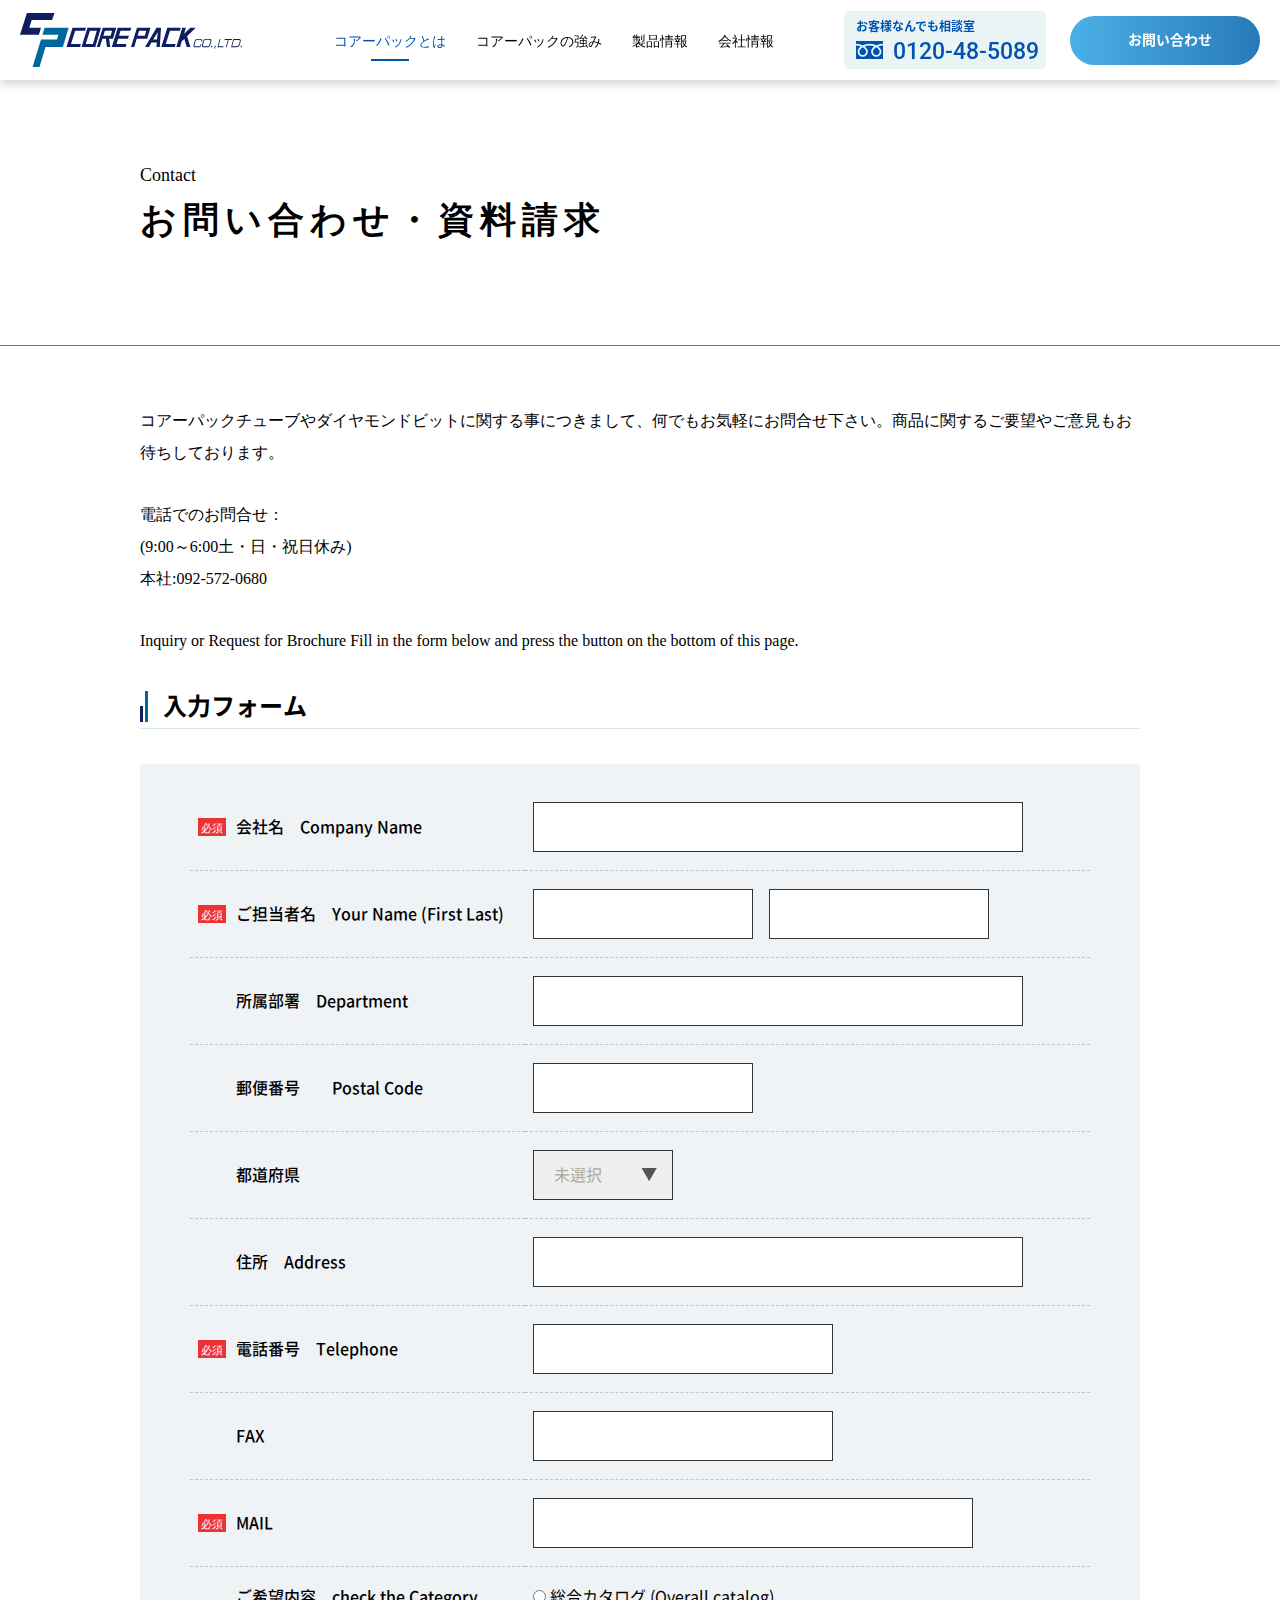
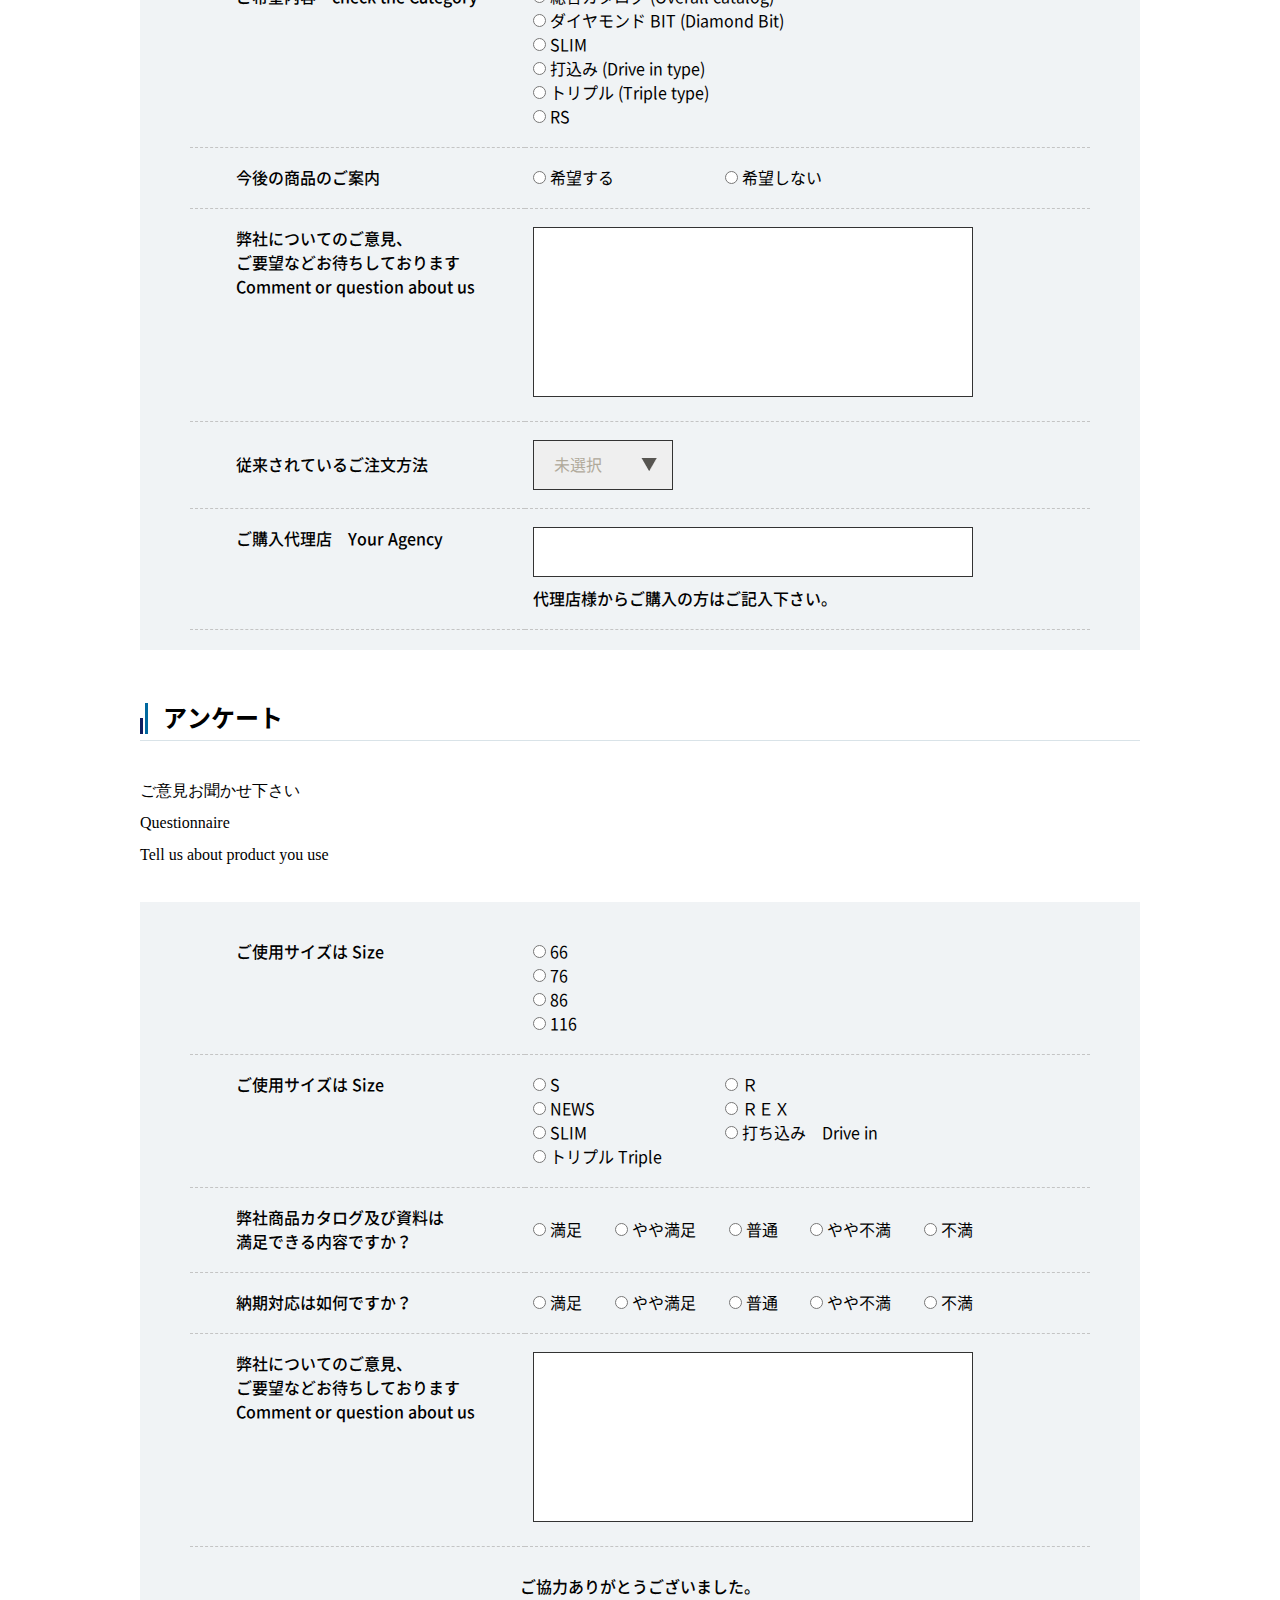
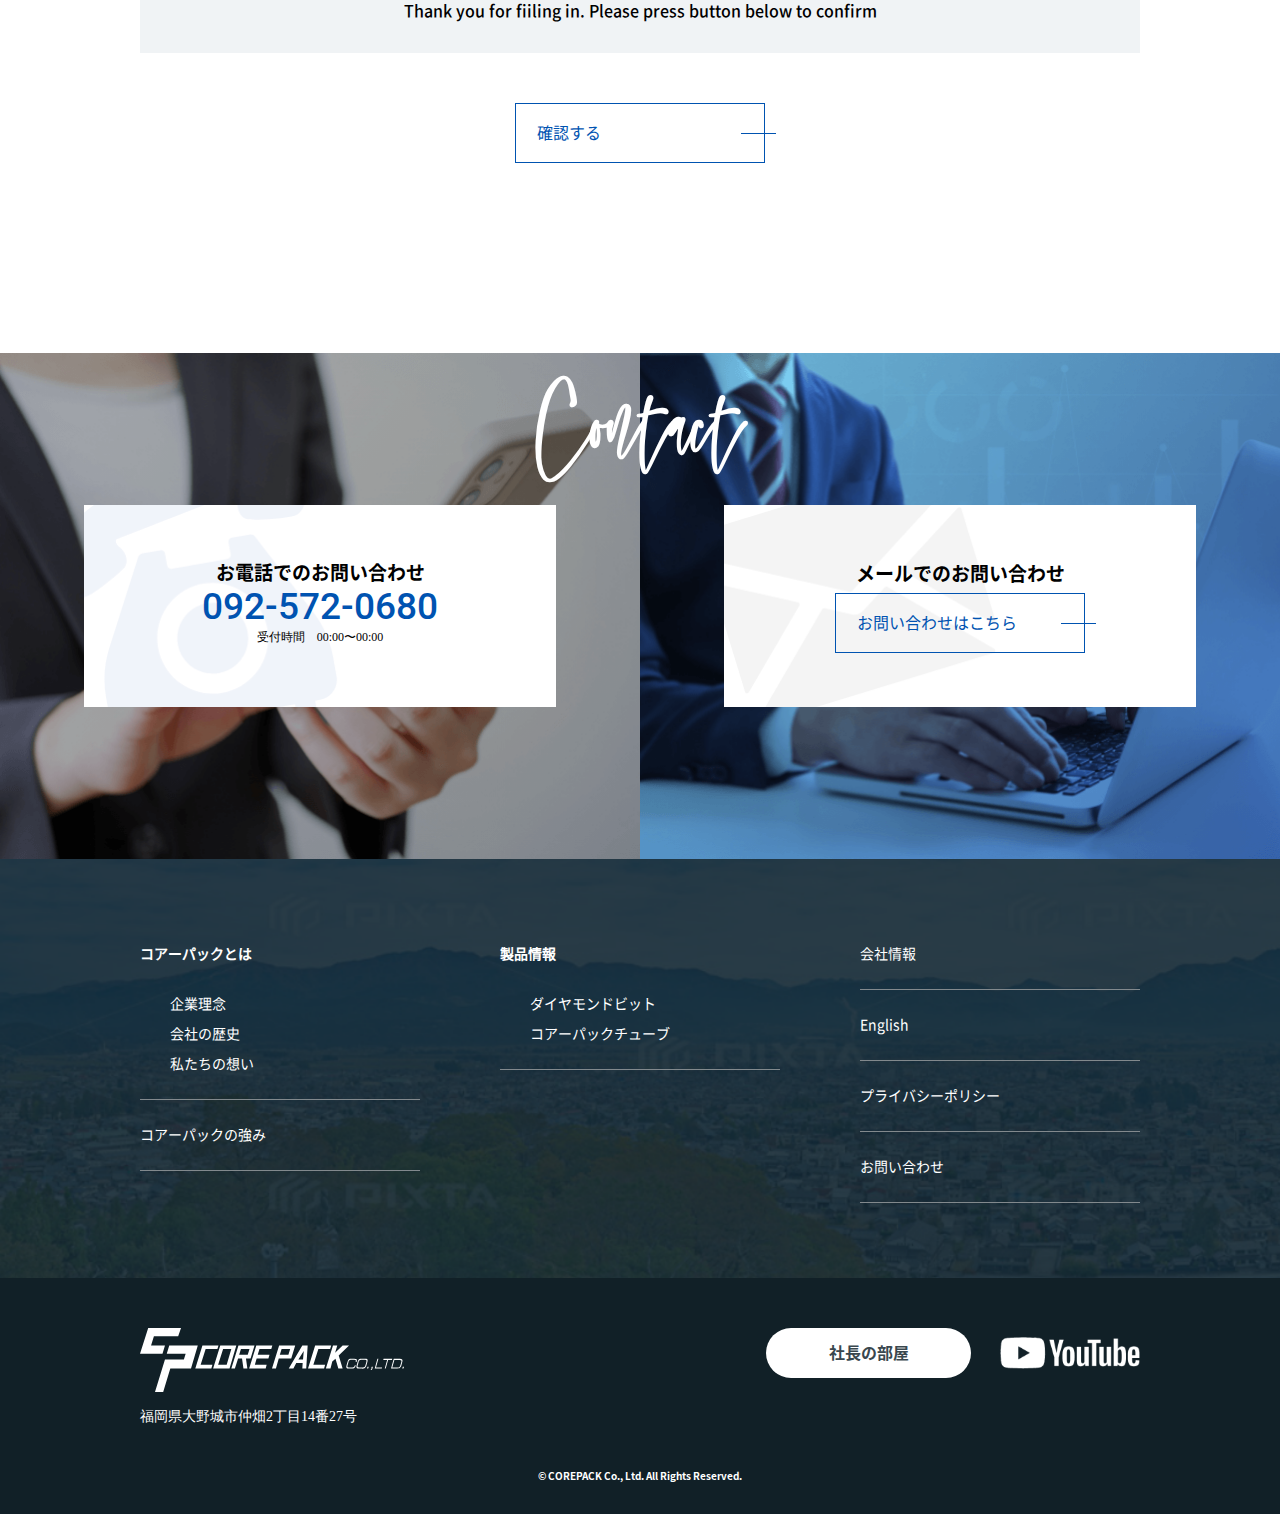
<file: contact.html>
<!DOCTYPE html>
<html>
<head>
	<title>Core Pack</title>
	<meta charset="UTF-8">
	<meta name="viewport" content="width=device-width, initial-scale=1.0">
	<link rel="stylesheet" type="text/css" href="css/style.css">
	<link rel="icon" href="images/favicon.png">
</head>
<body>
	<div class="loader-wrapper"><div class="loader"></div></div>
	<header class="site_header">
		<a class="header_logo" href="index.html">
			<img src="images/logo.svg" alt="logo image">
		</a>
		<a href="javascript:void(0);" class="navbar_toggler csp-1024" type="button" data-toggle="collapse" data-target="#collapsibleNavbar">
			<div class="navbar_toggler_inner"></div>
		</a>
		<nav class="custom_navbar">
			<ul>
				<li><a href="" class="active">コアーパックとは</a></li>
				<li><a href="">コアーパックの強み</a></li>
				<li><a href="">製品情報</a></li>
				<li><a href="">会社情報</a></li>
			</ul>
			<a href="tel:0120485089" class="header_contact_details">
				<span>お客様なんでも相談室</span>
				<p><img src="images/toll_free_icon.svg" alt="toll free icon">0120-48-5089</p>
			</a>
			<a href="#" class="header_inquiry_button"><i class="far fa-envelope"></i>お問い合わせ</a>
		</nav>
	</header>
	<section class="breadcrumb_section">
		<div class="custom_container">
			<div>
				<p class="breadcrumb_heading">Contact</p>
				<h2 class="breadcrumb_content">お問い合わせ・資料請求</h2>
			</div>
		</div>
	</section>
	<section class="input_form_section">
		<div class="custom_container">
			<div class="text_content">
				<p>コアーパックチューブやダイヤモンドビットに関する事につきまして、何でもお気軽にお問合せ下さい。商品に関するご要望やご意見もお待ちしております。</p>
				<p>電話でのお問合せ：<br>(9:00～6:00土・日・祝日休み)<br>本社:092-572-0680</p>
				<p>Inquiry or Request for Brochure Fill in the form below and press the button on the bottom of this page.</p>
			</div>
			<div class="common_section_title">
				<img src="images/title_border.png" alt="title border icon">
				<h3>入力フォーム</h3>
			</div>
			<div class="input_form_container">
				<form>
					<div class="single_input_row">
						<div class="label_td">
							<p><img src="images/required_icon.svg" alt="required icon">会社名　Company Name</p>
						</div>
						<div class="input_field_td">
							<input type="text" name="" class="width_1">
						</div>
					</div>
					<div class="single_input_row">
						<div class="label_td">
							<p><img src="images/required_icon.svg" alt="required icon">ご担当者名　Your Name (First Last)</p>
						</div>
						<div class="input_field_td">
							<div class="two_input_container">
								<div class="two_input_row">
									<div class="two_input_col">
										<input type="text" name="" class="width_4">
									</div>
									<div class="two_input_col">
										<input type="text" name="" class="width_4">
									</div>
								</div>
							</div>
						</div>
					</div>
					<div class="single_input_row">
						<div class="label_td">
							<p>所属部署　Department</p>
						</div>
						<div class="input_field_td">
							<input type="text" name="" class="width_1">
						</div>
					</div>
					<div class="single_input_row">
						<div class="label_td">
							<p>郵便番号　　Postal Code</p>
						</div>
						<div class="input_field_td">
							<input type="text" name="" class="width_4">
						</div>
					</div>
					<div class="single_input_row">
						<div class="label_td">
							<p>都道府県</p>
						</div>
						<div class="input_field_td">
							<select class="holder_col" onchange="this.className=this.options[this.selectedIndex].className">
								<option class="holder_col" selected disabled>未選択</option>
								<option class="active_col">未選択 1</option>
								<option class="active_col">未選択 2</option>
								<option class="active_col">未選択 3</option>
							</select>
						</div>
					</div>
					<div class="single_input_row">
						<div class="label_td">
							<p>住所　Address</p>
						</div>
						<div class="input_field_td">
							<input type="text" name="" class="width_1">
						</div>
					</div>
					<div class="single_input_row">
						<div class="label_td">
							<p><img src="images/required_icon.svg" alt="required icon">電話番号　Telephone</p>
						</div>
						<div class="input_field_td">
							<input type="text" name="" class="width_3">
						</div>
					</div>
					<div class="single_input_row">
						<div class="label_td">
							<p>FAX</p>
						</div>
						<div class="input_field_td">
							<input type="text" name="" class="width_3">
						</div>
					</div>
					<div class="single_input_row">
						<div class="label_td">
							<p><img src="images/required_icon.svg" alt="required icon">MAIL</p>
						</div>
						<div class="input_field_td">
							<input type="email" name="" class="width_2">
						</div>
					</div>
					<div class="single_input_row">
						<div class="label_td top_align">
							<p>ご希望内容　check the Category</p>
						</div>
						<div class="input_field_td top_align">
							<div class="radio_list">
								<div class="single_radio">
									<input type="radio" name="category" id="cat_1">
									<label for="cat_1">総合カタログ (Overall catalog)</label>
								</div>
								<div class="single_radio">
									<input type="radio" name="category" id="cat_2">
									<label for="cat_2">ダイヤモンド BIT (Diamond Bit)</label>
								</div>
								<div class="single_radio">
									<input type="radio" name="category" id="cat_3">
									<label for="cat_3">SLIM</label>
								</div>
								<div class="single_radio">
									<input type="radio" name="category" id="cat_4">
									<label for="cat_4">打込み (Drive in type)</label>
								</div>
								<div class="single_radio">
									<input type="radio" name="category" id="cat_5">
									<label for="cat_5">トリプル (Triple type)</label>
								</div>
								<div class="single_radio">
									<input type="radio" name="category" id="cat_6">
									<label for="cat_6">RS</label>
								</div>
							</div>
						</div>
					</div>
					<div class="single_input_row">
						<div class="label_td">
							<p>今後の商品のご案内</p>
						</div>
						<div class="input_field_td">
							<div class="radio_list two_opt_inline">
								<div class="single_radio">
									<input type="radio" name="future_products" id="product_1">
									<label for="product_1">希望する</label>
								</div>
								<div class="single_radio">
									<input type="radio" name="future_products" id="product_2">
									<label for="product_2">希望しない</label>
								</div>
							</div>
						</div>
					</div>
					<div class="single_input_row">
						<div class="label_td top_align">
							<p>弊社についてのご意見、<br class="cpc">ご要望などお待ちしております<br class="cpc">Comment or question about us</p>
						</div>
						<div class="input_field_td top_align">
							<textarea class="width_2"></textarea>
						</div>
					</div>
					<div class="single_input_row">
						<div class="label_td">
							<p>従来されているご注文方法</p>
						</div>
						<div class="input_field_td">
							<select class="holder_col" onchange="this.className=this.options[this.selectedIndex].className">
								<option class="holder_col" selected disabled>未選択</option>
								<option class="active_col">未選択 1</option>
								<option class="active_col">未選択 2</option>
								<option class="active_col">未選択 3</option>
							</select>
						</div>
					</div>
					<div class="single_input_row">
						<div class="label_td top_align">
							<p>ご購入代理店　Your Agency</p>
						</div>
						<div class="input_field_td top_align">
							<input type="text" name="" class="width_2">
							<span>代理店様からご購入の方はご記入下さい。 </span>
						</div>
					</div>
				</form>
			</div>
			<div class="common_section_title">
				<img src="images/title_border.png" alt="title border icon">
				<h3>アンケート</h3>
			</div>
			<div class="text_content">
				<p>ご意見お聞かせ下さい<br class="cpc">Questionnaire<br class="cpc">Tell us about product you use</p>
			</div>
			<div class="questionnaire_form_container">
				<form>
					<div class="single_input_row">
						<div class="label_td top_align">
							<p>ご使用サイズは Size</p>
						</div>
						<div class="input_field_td top_align">
							<div class="radio_list">
								<div class="single_radio">
									<input type="radio" name="size" id="size_1">
									<label for="size_1">66</label>
								</div>
								<div class="single_radio">
									<input type="radio" name="size" id="size_2">
									<label for="size_2">76</label>
								</div>
								<div class="single_radio">
									<input type="radio" name="size" id="size_3">
									<label for="size_3">86</label>
								</div>
								<div class="single_radio">
									<input type="radio" name="size" id="size_4">
									<label for="size_4">116</label>
								</div>
							</div>
						</div>
					</div>
					<div class="single_input_row">
						<div class="label_td top_align">
							<p>ご使用サイズは Size</p>
						</div>
						<div class="input_field_td top_align">
							<div class="radio_list two_opt_inline">
								<div class="single_radio">
									<input type="radio" name="type" id="type_1">
									<label for="type_1">S</label>
								</div>
								<div class="single_radio">
									<input type="radio" name="type" id="type_2">
									<label for="type_2">Ｒ</label>
								</div>
								<div class="single_radio">
									<input type="radio" name="type" id="type_3">
									<label for="type_3">NEWS</label>
								</div>
								<div class="single_radio">
									<input type="radio" name="type" id="type_4">
									<label for="type_4">ＲＥＸ</label>
								</div>
								<div class="single_radio">
									<input type="radio" name="type" id="type_5">
									<label for="type_5">SLIM</label>
								</div>
								<div class="single_radio">
									<input type="radio" name="type" id="type_6">
									<label for="type_6">打ち込み　Drive in</label>
								</div>
								<div class="single_radio">
									<input type="radio" name="type" id="type_7">
									<label for="type_7">トリプル Triple</label>
								</div>
							</div>
						</div>
					</div>
					<div class="single_input_row">
						<div class="label_td">
							<p>弊社商品カタログ及び資料は<br class="cpc">満足できる内容ですか？</p>
						</div>
						<div class="input_field_td">
							<div class="radio_list all_opt_inline">
								<div class="single_radio">
									<input type="radio" name="satisfy" id="satisfy_with_1">
									<label for="satisfy_with_1">満足</label>
								</div>
								<div class="single_radio">
									<input type="radio" name="satisfy" id="satisfy_with_2">
									<label for="satisfy_with_2">やや満足</label>
								</div>
								<div class="single_radio">
									<input type="radio" name="satisfy" id="satisfy_with_3">
									<label for="satisfy_with_3">普通</label>
								</div>
								<div class="single_radio">
									<input type="radio" name="satisfy" id="satisfy_with_4">
									<label for="satisfy_with_4">やや不満</label>
								</div>
								<div class="single_radio">
									<input type="radio" name="satisfy" id="satisfy_with_5">
									<label for="satisfy_with_5">不満</label>
								</div>
							</div>
						</div>
					</div>
					<div class="single_input_row">
						<div class="label_td">
							<p>納期対応は如何ですか？</p>
						</div>
						<div class="input_field_td">
							<div class="radio_list all_opt_inline">
								<div class="single_radio">
									<input type="radio" name="dilivery_date" id="delivery_date_1">
									<label for="delivery_date_1">満足</label>
								</div>
								<div class="single_radio">
									<input type="radio" name="dilivery_date" id="delivery_date_2">
									<label for="delivery_date_2">やや満足</label>
								</div>
								<div class="single_radio">
									<input type="radio" name="dilivery_date" id="delivery_date_3">
									<label for="delivery_date_3">普通</label>
								</div>
								<div class="single_radio">
									<input type="radio" name="dilivery_date" id="delivery_date_4">
									<label for="delivery_date_4">やや不満</label>
								</div>
								<div class="single_radio">
									<input type="radio" name="dilivery_date" id="delivery_date_5">
									<label for="delivery_date_5">不満</label>
								</div>
							</div>
						</div>
					</div>
					<div class="single_input_row">
						<div class="label_td top_align">
							<p>弊社についてのご意見、<br class="cpc">ご要望などお待ちしております<br class="cpc">Comment or question about us</p>
						</div>
						<div class="input_field_td top_align">
							<textarea class="width_2"></textarea>
						</div>
					</div>
				</form>
				<div class="full_width_row">
					<p>ご協力ありがとうございました。<br class="cpc">Thank you for fiiling in. Please press button below to confirm</p>
				</div>
			</div>
			<div class="submit_form_button">
				<a href="#" class="button_blue">確認する</a>
			</div>
		</div>
	</section>
	<footer class="site_footer">
		<div class="footer_top">
			<div class="custom_container">
				<h2>Contact</h2>
				<div class="custom_row">
					<div class="custom_col_6">
						<div class="contact_details_call_email box_call">
							<div class="text_with_white_box">
								<h5>お電話でのお問い合わせ</h5>
								<a href="tel:0925720680" class="contact_number">092-572-0680</a>
								<p>受付時間　00:00〜00:00</p>
							</div>
						</div>
					</div>
					<div class="custom_col_6">
						<div class="contact_details_call_email box_email">
							<div class="text_with_white_box">
								<h5>メールでのお問い合わせ</h5>
								<a href="#" class="button_blue">お問い合わせはこちら</a>
							</div>
						</div>
					</div>
				</div>
			</div>
		</div>
		<div class="footer_middle">
			<div class="custom_container">
				<div class="custom_row">
					<div class="custom_col_4">
						<ul class="footer_main_list">
							<li>
								<h5>コアーパックとは</h5>
								<ul>
									<li>
										<a href="#">企業理念</a>
									</li>
									<li>
										<a href="#">会社の歴史</a>
									</li>
									<li>
										<a href="#">私たちの想い</a>
									</li>
								</ul>
							</li>
							<li>
								<a href="#">コアーパックの強み</a>
							</li>
						</ul>
					</div>
					<div class="custom_col_4">
						<ul class="footer_main_list center_text">
							<li>
								<h5>製品情報</h5>
								<ul>
									<li>
										<a href="#">ダイヤモンドビット</a>
									</li>
									<li>
										<a href="#">コアーパックチューブ</a>
									</li>
								</ul>
							</li>
						</ul>
					</div>
					<div class="custom_col_4">
						<ul class="footer_main_list">
							<li>
								<a href="#">会社情報</a>
							</li>
							<li>
								<a href="#">English</a>
							</li>
							<li>
								<a href="#">プライバシーポリシー</a>
							</li>
							<li>
								<a href="#">お問い合わせ</a>
							</li>
						</ul>
					</div>
				</div>
			</div>
		</div>
		<div class="footer_bottom">
			<div class="custom_container">
				<div class="custom_row">
					<div class="logo_with_text_col">
						<img src="images/footer_logo_white.svg" alt="logo image">
						<p>福岡県大野城市仲畑2丁目14番27号</p>
					</div>
					<div class="line_to_youtube_and_president_room">
						<ul>
							<li>
								<a href="#" class="footer_button_white">社長の部屋</a>
							</li>
							<li>
								<a href="#">
									<img src="images/youtube_icon.svg" alt="logo image">
								</a>
							</li>
						</ul>
					</div>
				</div>
				<p class="copy_right_footer">© COREPACK Co., Ltd. All Rights Reserved.</p>
			</div>
		</div>
	</footer>
	<script src="js/jquery.min.js"></script>
	<script src="js/fonts-awesome-5.js"></script>
	<script src="js/custom.js"></script>
</body>
</html>
</file>
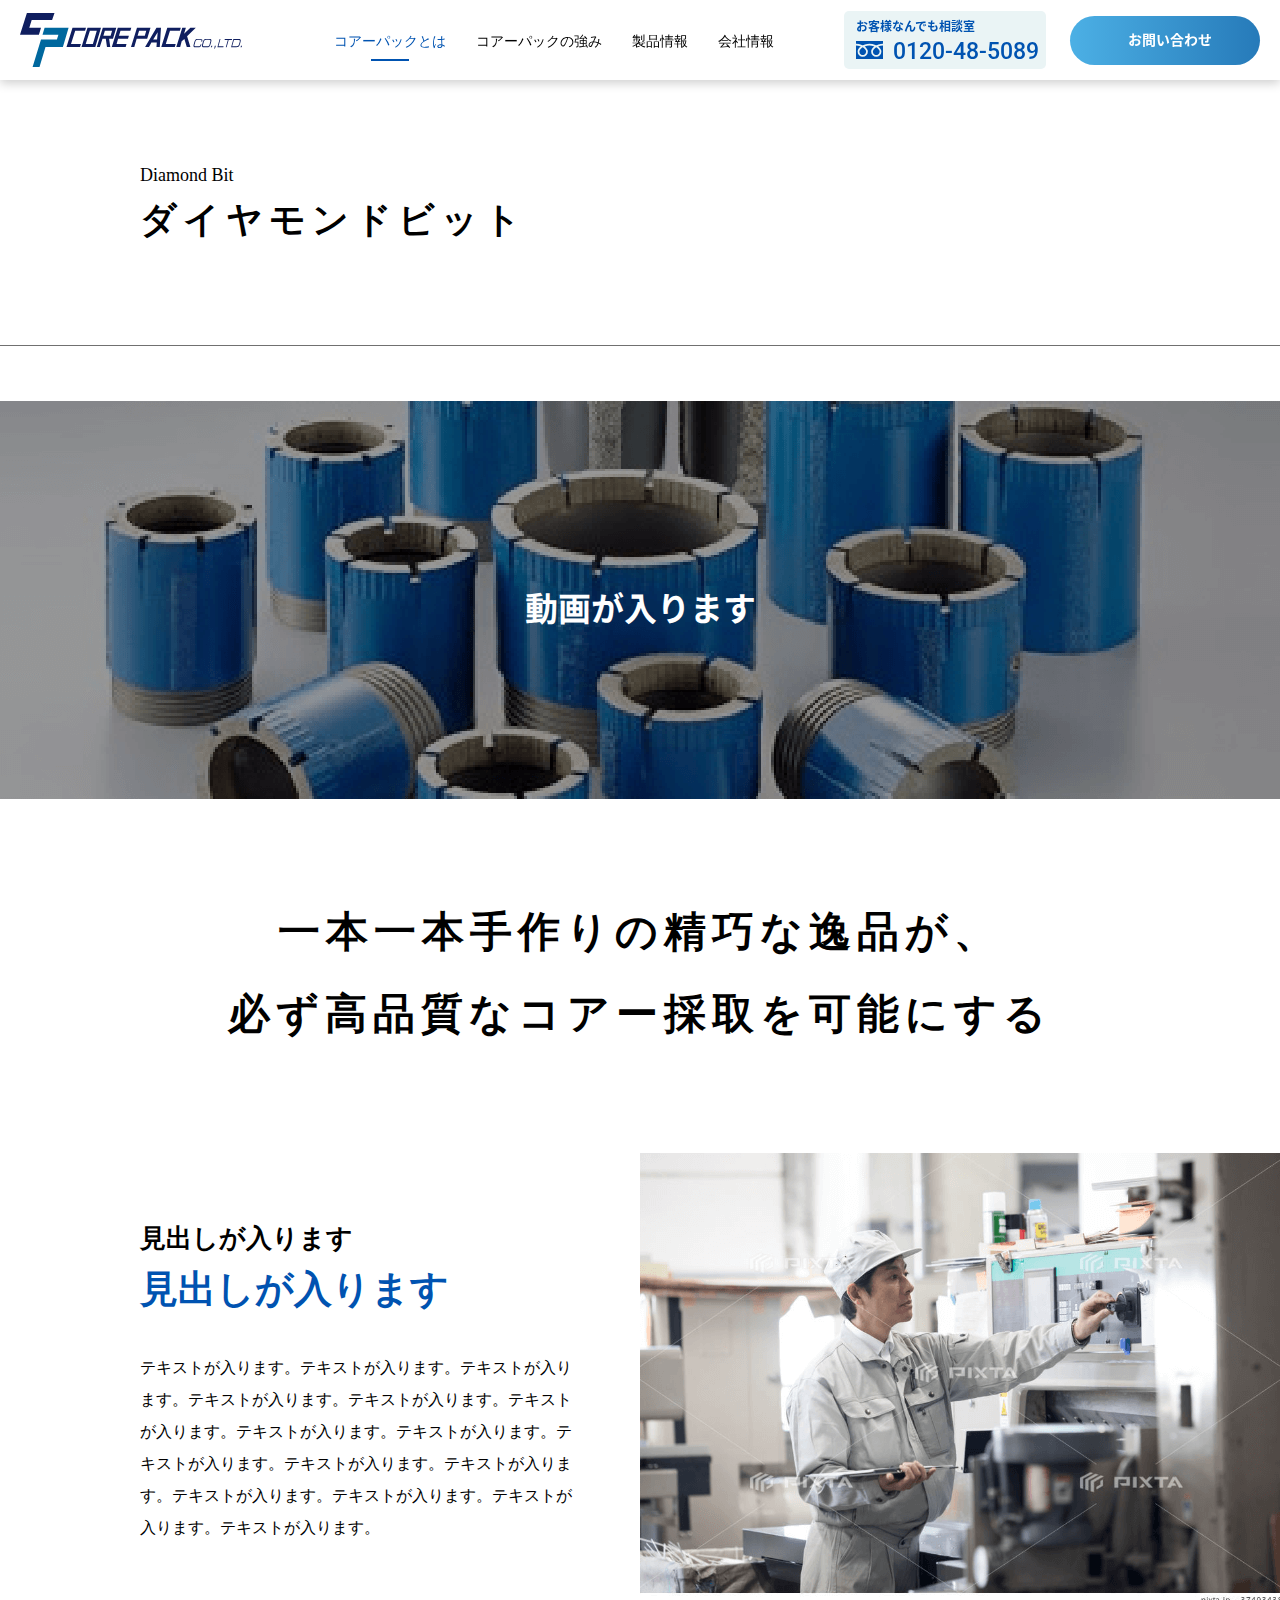
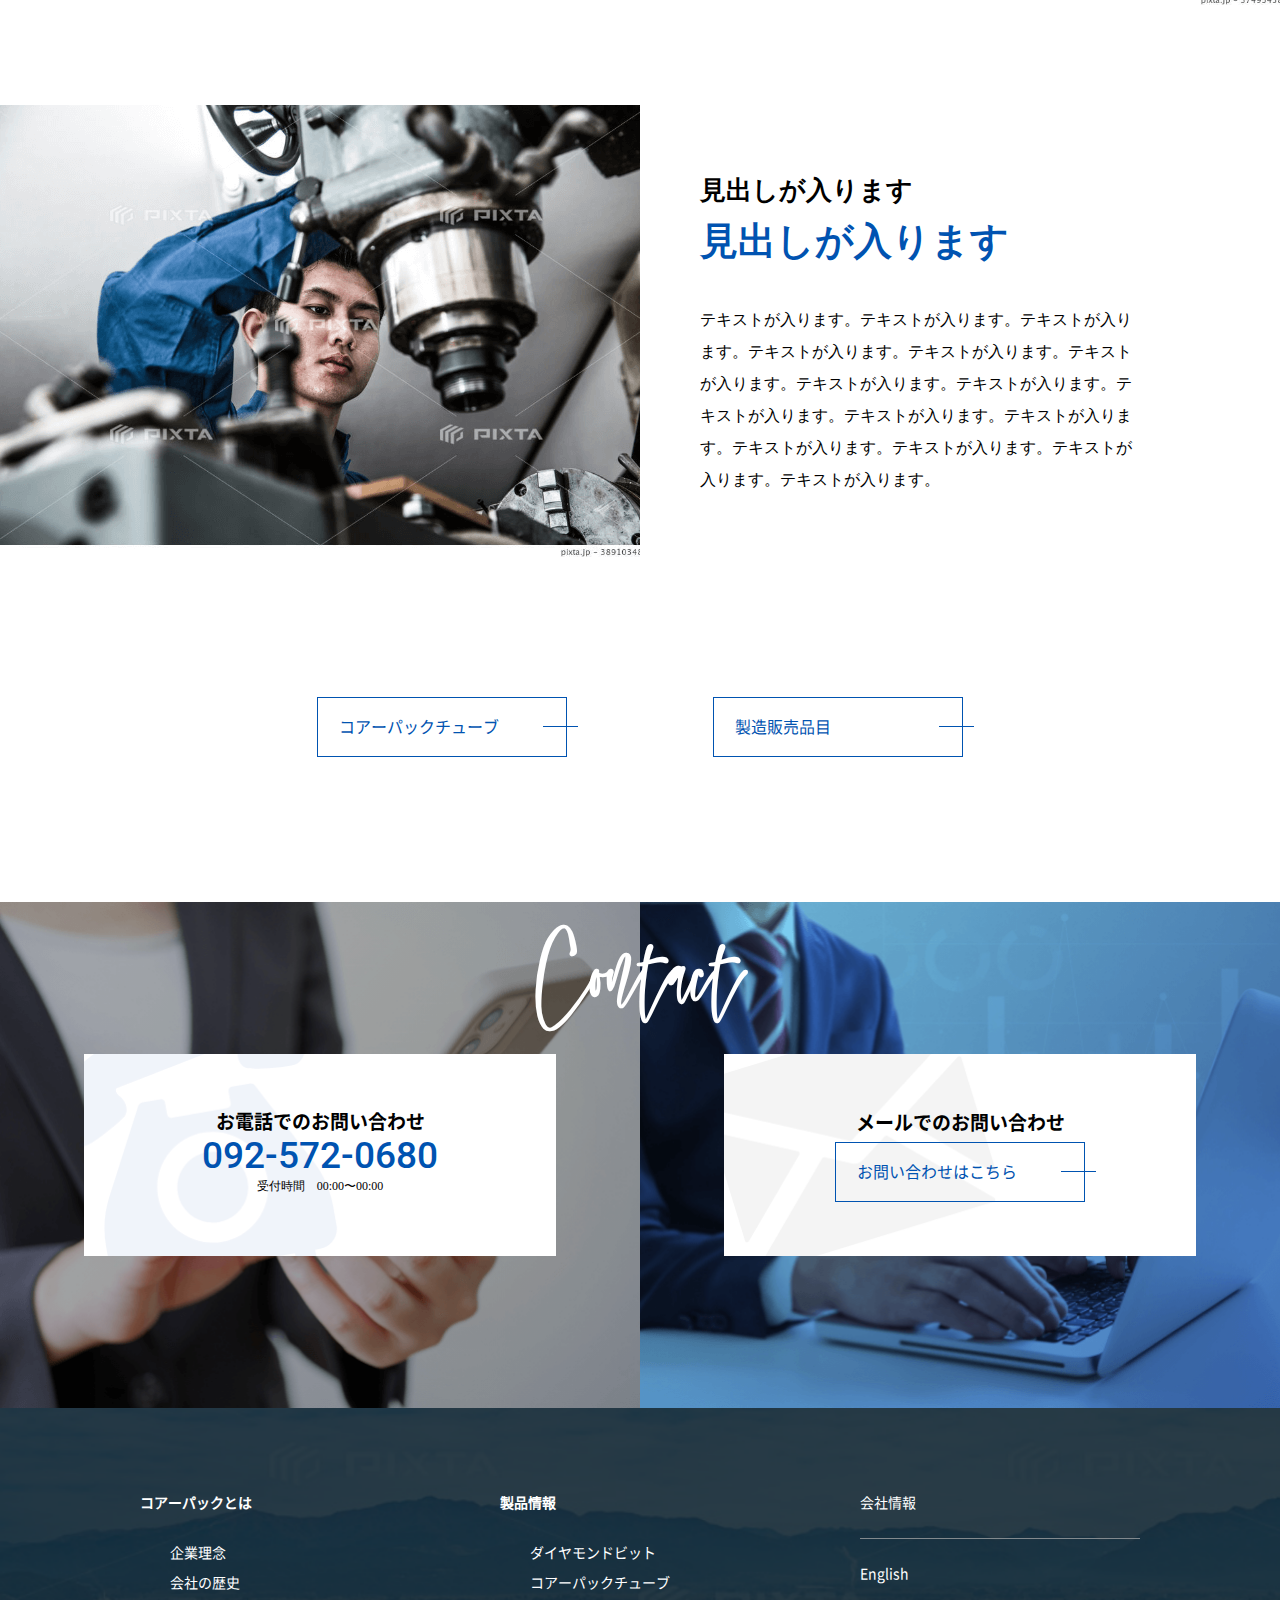
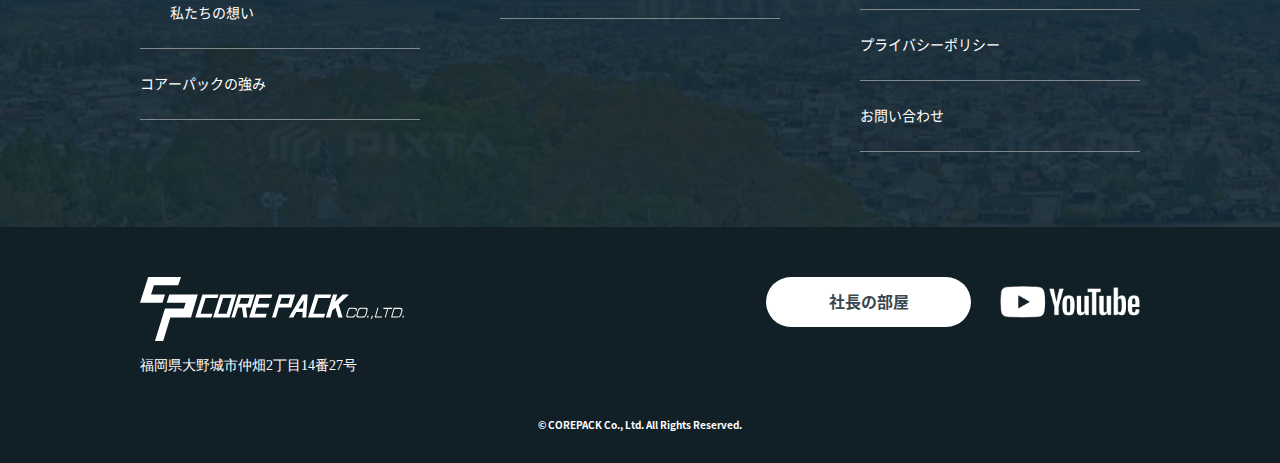
<file: diamond.html>
<!DOCTYPE html>
<html>
<head>
	<title>Core Pack</title>
	<meta charset="UTF-8">
	<meta name="viewport" content="width=device-width, initial-scale=1.0">
	<link rel="stylesheet" type="text/css" href="css/style.css">
	<link rel="icon" href="images/favicon.png">
</head>
<body>
	<div class="loader-wrapper"><div class="loader"></div></div>
	<header class="site_header">
		<a class="header_logo" href="index.html">
			<img src="images/logo.svg" alt="logo image">
		</a>
		<a href="javascript:void(0);" class="navbar_toggler csp-1024" type="button" data-toggle="collapse" data-target="#collapsibleNavbar">
			<div class="navbar_toggler_inner"></div>
		</a>
		<nav class="custom_navbar">
			<ul>
				<li><a href="" class="active">コアーパックとは</a></li>
				<li><a href="">コアーパックの強み</a></li>
				<li><a href="">製品情報</a></li>
				<li><a href="">会社情報</a></li>
			</ul>
			<a href="tel:0120485089" class="header_contact_details">
				<span>お客様なんでも相談室</span>
				<p><img src="images/toll_free_icon.svg" alt="toll free icon">0120-48-5089</p>
			</a>
			<a href="#" class="header_inquiry_button"><i class="far fa-envelope"></i>お問い合わせ</a>
		</nav>
	</header>
	<section class="breadcrumb_section">
		<div class="custom_container">
			<div>
				<p class="breadcrumb_heading">Diamond Bit</p>
				<h2 class="breadcrumb_content">ダイヤモンドビット</h2>
			</div>
		</div>
	</section>
	<section class="full_width_banner_section">
		<div class="banner_image_container">
			<img src="images/diamond_page_banner.png" alt="banner_image">
			<h3>動画が入ります</h3>
		</div>
	</section>
	<section class="dominate_and_handmade_elaborate_gem_section">
		<div class="dominate_and_handmade_elaborate_gem_inner">
			<div class="custom_container">
				<h3>一本一本手作りの精巧な逸品が、<br class="cpc">必ず高品質なコアー採取を可能にする</h3>
				<div class="custom_row custom_row_reverse">
					<div class="image_col">
						<div class="image_container">
							<img src="images/diamond_image_1.png" alt="image">
						</div>
					</div>
					<div class="text_col">
						<div class="text_content_with_description">
							<h5>見出しが入ります</h5>
							<h2>見出しが入ります</h2>
							<p>テキストが入ります。テキストが入ります。テキストが入ります。テキストが入ります。テキストが入ります。テキストが入ります。テキストが入ります。テキストが入ります。テキストが入ります。テキストが入ります。テキストが入ります。テキストが入ります。テキストが入ります。テキストが入ります。テキストが入ります。</p>
						</div>
					</div>
				</div>
				<div class="custom_row">
					<div class="image_col">
						<div class="image_container">
							<img src="images/diamond_image_2.png" alt="image">
						</div>
					</div>
					<div class="text_col">
						<div class="text_content_with_description">
							<h5>見出しが入ります</h5>
							<h2>見出しが入ります</h2>
							<p>テキストが入ります。テキストが入ります。テキストが入ります。テキストが入ります。テキストが入ります。テキストが入ります。テキストが入ります。テキストが入ります。テキストが入ります。テキストが入ります。テキストが入ります。テキストが入ります。テキストが入ります。テキストが入ります。テキストが入ります。</p>
						</div>
					</div>
				</div>
			</div>
		</div>
		<div class="corporate_btns">
			<div class="custom_container">
				<a href="#" class="button_blue">コアーパックチューブ</a>
				<a href="#" class="button_blue">製造販売品目</a>
			</div>
		</div>
	</section>
	<footer class="site_footer">
		<div class="footer_top">
			<div class="custom_container">
				<h2>Contact</h2>
				<div class="custom_row">
					<div class="custom_col_6">
						<div class="contact_details_call_email box_call">
							<div class="text_with_white_box">
								<h5>お電話でのお問い合わせ</h5>
								<a href="tel:0925720680" class="contact_number">092-572-0680</a>
								<p>受付時間　00:00〜00:00</p>
							</div>
						</div>
					</div>
					<div class="custom_col_6">
						<div class="contact_details_call_email box_email">
							<div class="text_with_white_box">
								<h5>メールでのお問い合わせ</h5>
								<a href="#" class="button_blue">お問い合わせはこちら</a>
							</div>
						</div>
					</div>
				</div>
			</div>
		</div>
		<div class="footer_middle">
			<div class="custom_container">
				<div class="custom_row">
					<div class="custom_col_4">
						<ul class="footer_main_list">
							<li>
								<h5>コアーパックとは</h5>
								<ul>
									<li>
										<a href="#">企業理念</a>
									</li>
									<li>
										<a href="#">会社の歴史</a>
									</li>
									<li>
										<a href="#">私たちの想い</a>
									</li>
								</ul>
							</li>
							<li>
								<a href="#">コアーパックの強み</a>
							</li>
						</ul>
					</div>
					<div class="custom_col_4">
						<ul class="footer_main_list center_text">
							<li>
								<h5>製品情報</h5>
								<ul>
									<li>
										<a href="#">ダイヤモンドビット</a>
									</li>
									<li>
										<a href="#">コアーパックチューブ</a>
									</li>
								</ul>
							</li>
						</ul>
					</div>
					<div class="custom_col_4">
						<ul class="footer_main_list">
							<li>
								<a href="#">会社情報</a>
							</li>
							<li>
								<a href="#">English</a>
							</li>
							<li>
								<a href="#">プライバシーポリシー</a>
							</li>
							<li>
								<a href="#">お問い合わせ</a>
							</li>
						</ul>
					</div>
				</div>
			</div>
		</div>
		<div class="footer_bottom">
			<div class="custom_container">
				<div class="custom_row">
					<div class="logo_with_text_col">
						<img src="images/footer_logo_white.svg" alt="logo image">
						<p>福岡県大野城市仲畑2丁目14番27号</p>
					</div>
					<div class="line_to_youtube_and_president_room">
						<ul>
							<li>
								<a href="#" class="footer_button_white">社長の部屋</a>
							</li>
							<li>
								<a href="#">
									<img src="images/youtube_icon.svg" alt="logo image">
								</a>
							</li>
						</ul>
					</div>
				</div>
				<p class="copy_right_footer">© COREPACK Co., Ltd. All Rights Reserved.</p>
			</div>
		</div>
	</footer>
	<script src="js/jquery.min.js"></script>
	<script src="js/fonts-awesome-5.js"></script>
	<script src="js/custom.js"></script>
</body>
</html>
</file>
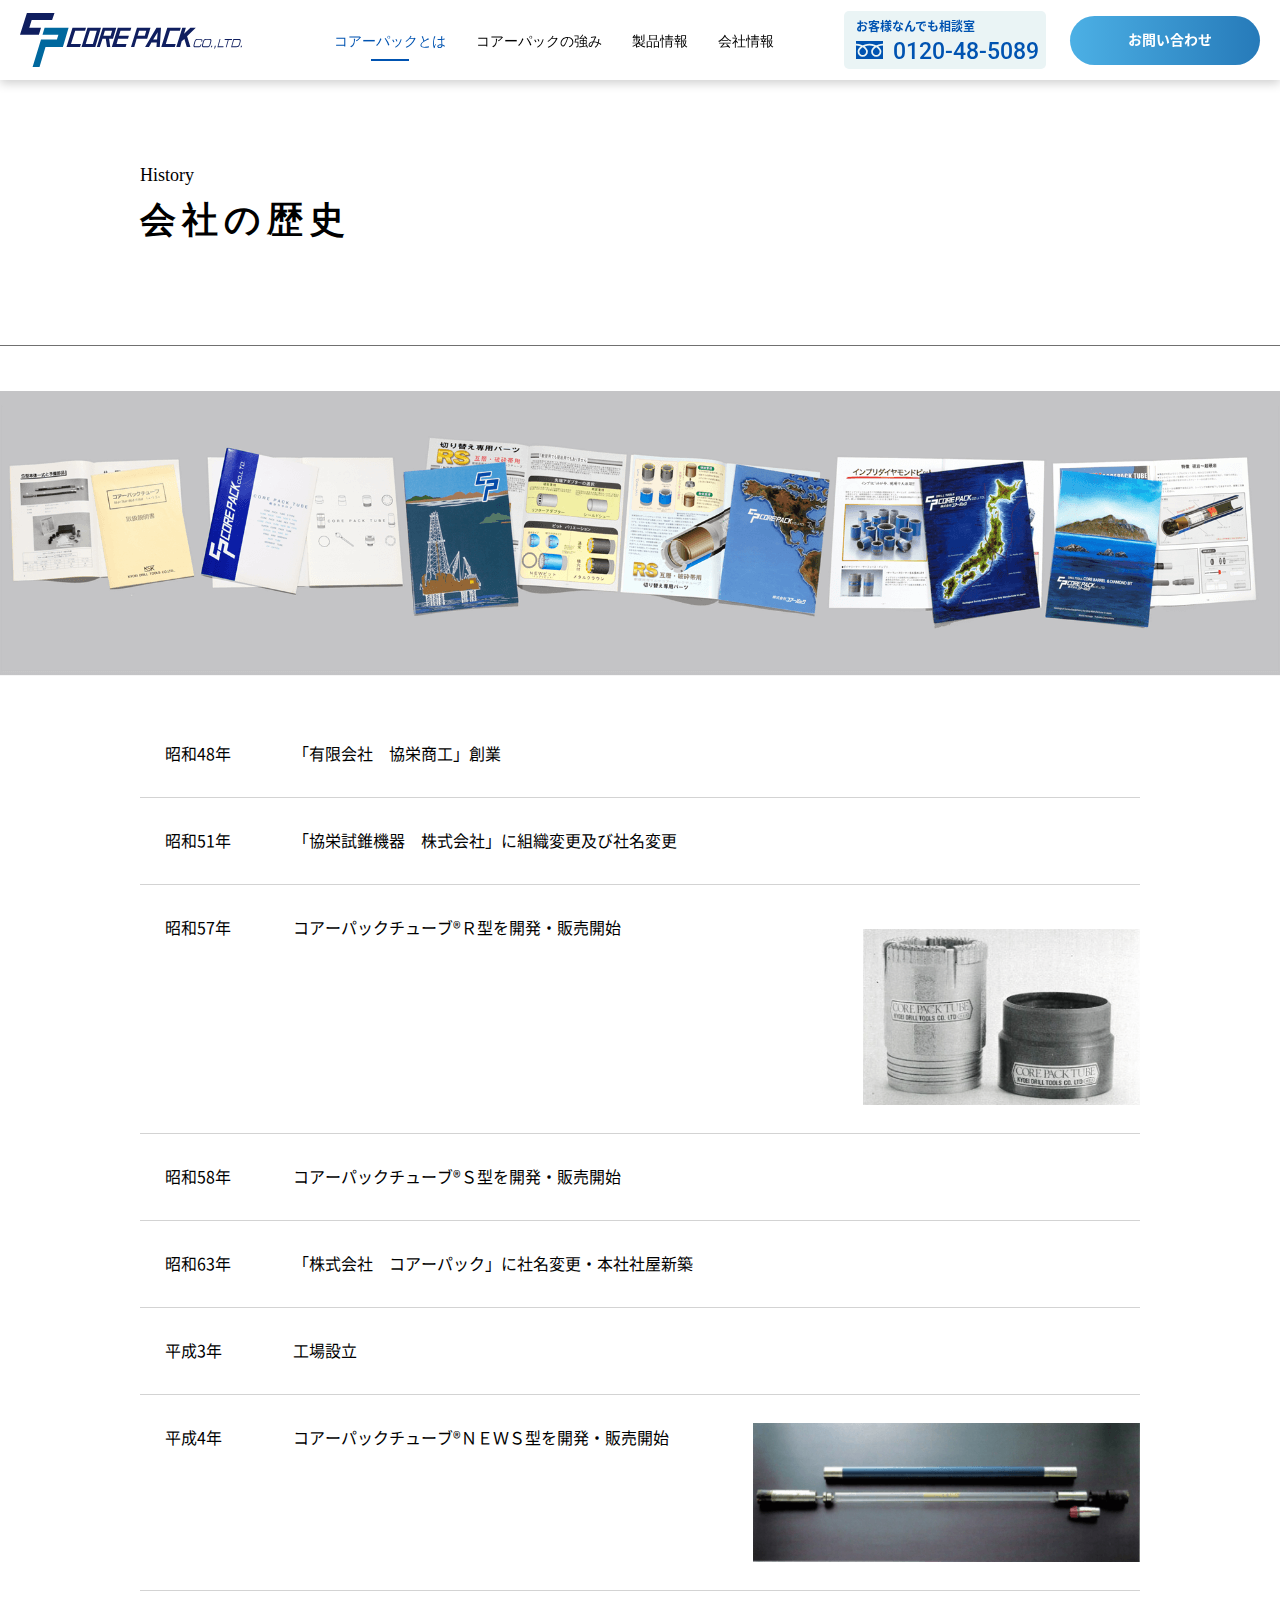
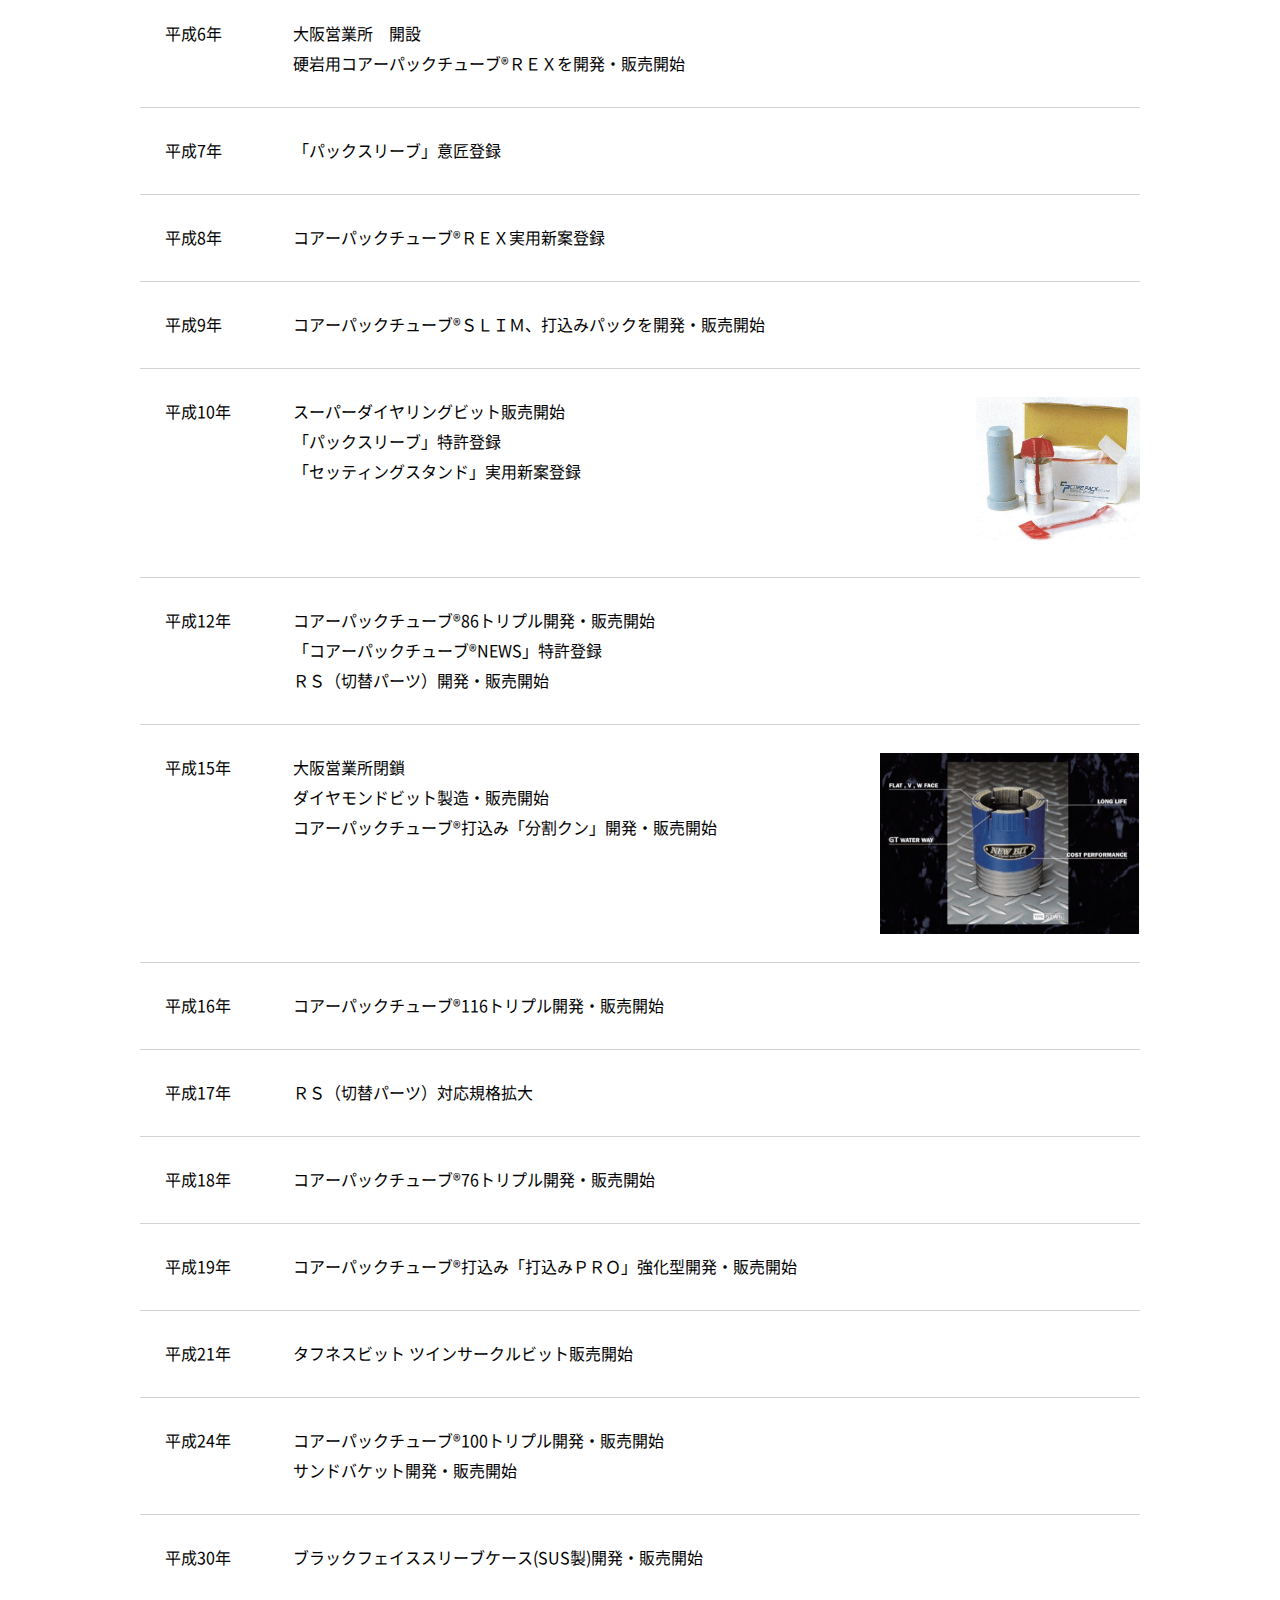
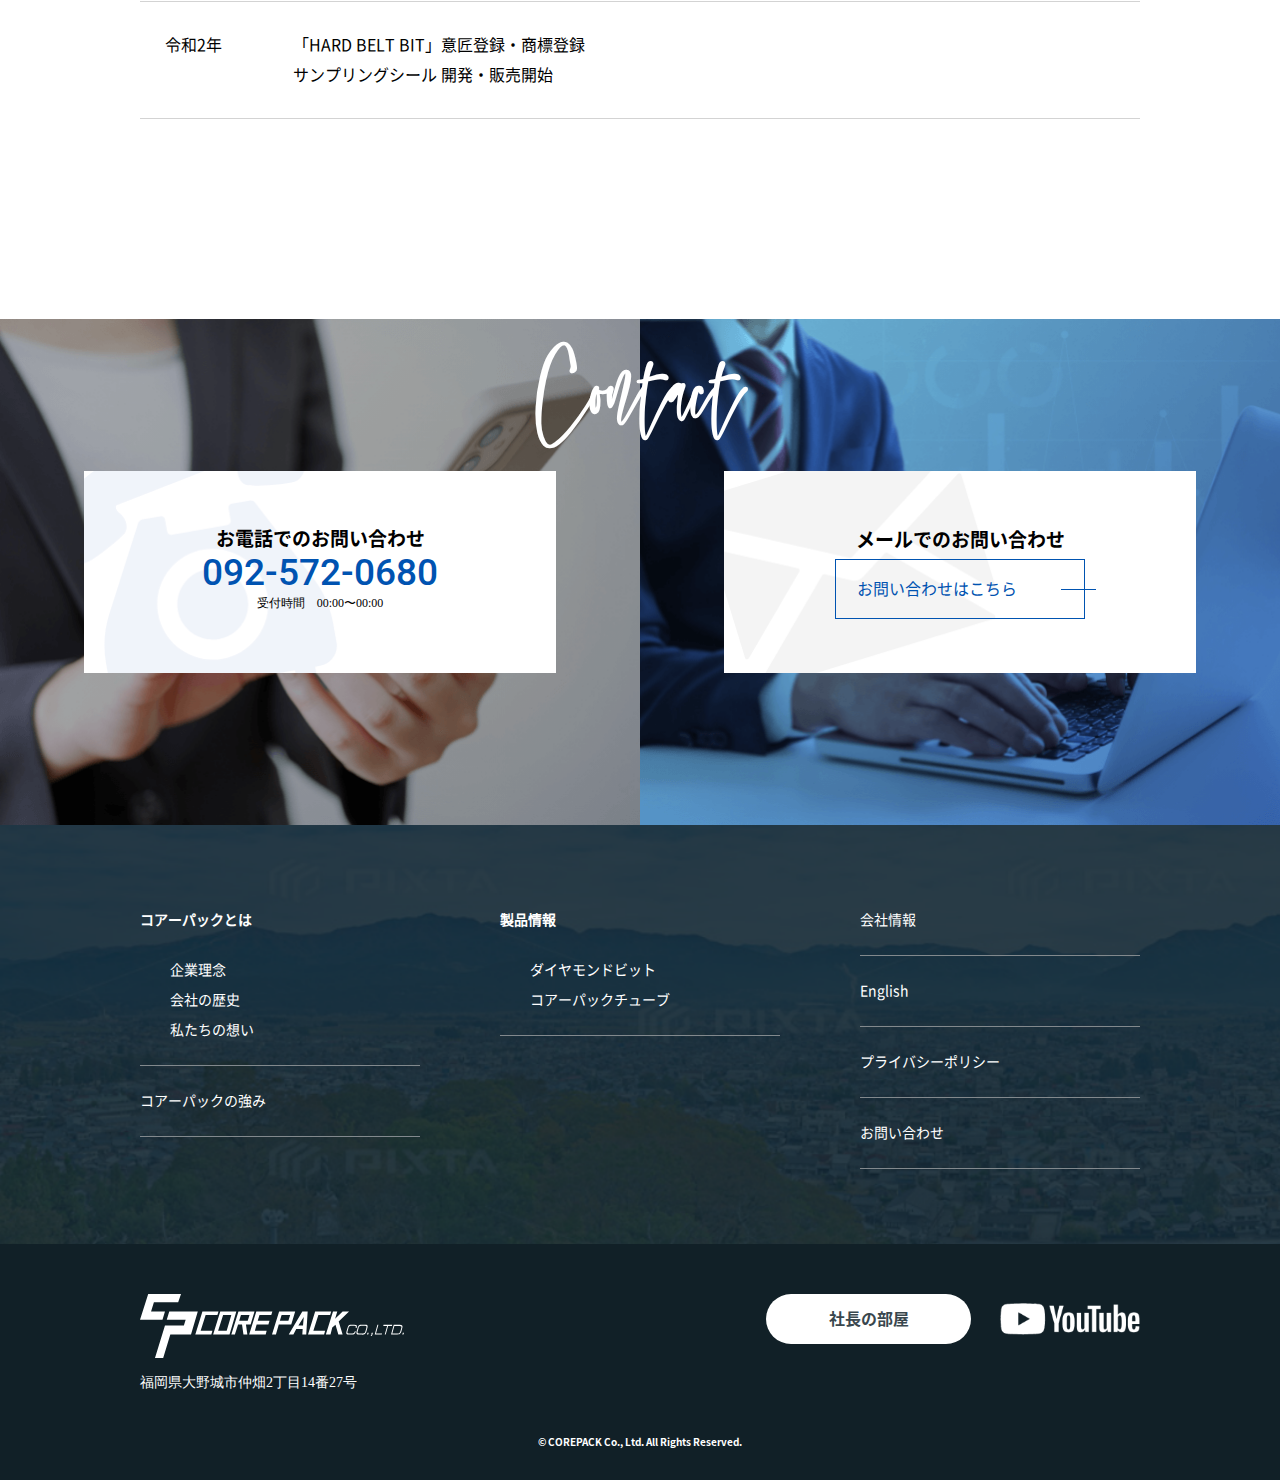
<file: history.html>
<!DOCTYPE html>
<html>
<head>
	<title>Core Pack</title>
	<meta charset="UTF-8">
	<meta name="viewport" content="width=device-width, initial-scale=1.0">
	<link rel="stylesheet" type="text/css" href="css/style.css">
	<link rel="icon" href="images/favicon.png">
</head>
<body>
	<div class="loader-wrapper"><div class="loader"></div></div>
	<header class="site_header">
		<a class="header_logo" href="index.html">
			<img src="images/logo.svg" alt="logo image">
		</a>
		<a href="javascript:void(0);" class="navbar_toggler csp-1024" type="button" data-toggle="collapse" data-target="#collapsibleNavbar">
			<div class="navbar_toggler_inner"></div>
		</a>
		<nav class="custom_navbar">
			<ul>
				<li><a href="" class="active">コアーパックとは</a></li>
				<li><a href="">コアーパックの強み</a></li>
				<li><a href="">製品情報</a></li>
				<li><a href="">会社情報</a></li>
			</ul>
			<a href="tel:0120485089" class="header_contact_details">
				<span>お客様なんでも相談室</span>
				<p><img src="images/toll_free_icon.svg" alt="toll free icon">0120-48-5089</p>
			</a>
			<a href="#" class="header_inquiry_button"><i class="far fa-envelope"></i>お問い合わせ</a>
		</nav>
	</header>
	<section class="breadcrumb_section">
		<div class="custom_container">
			<div>
				<p class="breadcrumb_heading">History</p>
				<h2 class="breadcrumb_content">会社の歴史</h2>
			</div>
		</div>
	</section>
	<section class="history_banner_section">
		<img src="images/history_banner.png">
	</section>
	<section class="showa_section">
		<div class="custom_container">
			<div class="showa_table">
				<div class="showa_table_row">
					<div class="showa_table_th">
						<p>昭和48年</p>
					</div>
					<div class="showa_table_td">
						<p>「有限会社　協栄商工」創業</p>
					</div>
				</div>
				<div class="showa_table_row">
					<div class="showa_table_th">
						<p>昭和51年</p>
					</div>
					<div class="showa_table_td">
						<p>「協栄試錐機器　株式会社」に組織変更及び社名変更</p>
					</div>
				</div>
				<div class="showa_table_row showa_table_row_image">
					<div class="showa_table_th">
						<p>昭和57年</p>
					</div>
					<div class="showa_table_td">
						<div class="showa_table_image">
							<div>
								<p>コアーパックチューブ®Ｒ型を開発・販売開始</p>
							</div>
							<img src="images/showa_image_1.png" class="showa_image_first">
						</div>
					</div>
				</div>
				<div class="showa_table_row">
					<div class="showa_table_th">
						<p>昭和58年</p>
					</div>
					<div class="showa_table_td">
						<p>コアーパックチューブ®Ｓ型を開発・販売開始</p>
					</div>
				</div>
				<div class="showa_table_row">
					<div class="showa_table_th">
						<p>昭和63年</p>
					</div>
					<div class="showa_table_td">
						<p>「株式会社　コアーパック」に社名変更・本社社屋新築</p>
					</div>
				</div>
				<div class="showa_table_row">
					<div class="showa_table_th">
						<p>平成3年</p>
					</div>
					<div class="showa_table_td">
						<p>工場設立</p>
					</div>
				</div>
				<div class="showa_table_row showa_table_row_image">
					<div class="showa_table_th">
						<p>平成4年</p>
					</div>
					<div class="showa_table_td">
						<div class="showa_table_image">
							<div>
								<p>コアーパックチューブ®ＮＥＷＳ型を開発・販売開始</p>
							</div>
							<img src="images/showa_image_2.png">
						</div>
					</div>
				</div>
				<div class="showa_table_row">
					<div class="showa_table_th">
						<p>平成6年</p>
					</div>
					<div class="showa_table_td">
						<p>大阪営業所　開設</p>
						<p>硬岩用コアーパックチューブ®ＲＥＸを開発・販売開始</p>
					</div>
				</div>
				<div class="showa_table_row">
					<div class="showa_table_th">
						<p>平成7年</p>
					</div>
					<div class="showa_table_td">
						<p>「パックスリーブ」意匠登録</p>
					</div>
				</div>
				<div class="showa_table_row">
					<div class="showa_table_th">
						<p>平成8年</p>
					</div>
					<div class="showa_table_td">
						<p>コアーパックチューブ®ＲＥＸ実用新案登録</p>
					</div>
				</div>
				<div class="showa_table_row">
					<div class="showa_table_th">
						<p>平成9年</p>
					</div>
					<div class="showa_table_td">
						<p>コアーパックチューブ®ＳＬＩＭ、打込みパックを開発・販売開始</p>
					</div>
				</div>
				<div class="showa_table_row showa_table_row_image">
					<div class="showa_table_th">
						<p>平成10年</p>
					</div>
					<div class="showa_table_td">
						<div class="showa_table_image">
							<div>
								<p>スーパーダイヤリングビット販売開始</p>
								<p>「パックスリーブ」特許登録</p>
								<p>「セッティングスタンド」実用新案登録</p>
							</div>
							<img src="images/showa_image_3.png">
						</div>
					</div>
				</div>
				<div class="showa_table_row">
					<div class="showa_table_th">
						<p>平成12年</p>
					</div>
					<div class="showa_table_td">
						<p>コアーパックチューブ®86トリプル開発・販売開始</p>
						<p>「コアーパックチューブ®NEWS」特許登録</p>
						<p>ＲＳ（切替パーツ）開発・販売開始</p>
					</div>
				</div>
				<div class="showa_table_row showa_table_row_image">
					<div class="showa_table_th">
						<p>平成15年</p>
					</div>
					<div class="showa_table_td">
						<div class="showa_table_image">
							<div>
								<p>大阪営業所閉鎖</p>
								<p>ダイヤモンドビット製造・販売開始</p>
								<p>コアーパックチューブ®打込み「分割クン」開発・販売開始</p>
							</div>
							<img src="images/showa_image_4.png">
						</div>
					</div>
				</div>
				<div class="showa_table_row">
					<div class="showa_table_th">
						<p>平成16年</p>
					</div>
					<div class="showa_table_td">
						<p>コアーパックチューブ®116トリプル開発・販売開始</p>
					</div>
				</div>
				<div class="showa_table_row">
					<div class="showa_table_th">
						<p>平成17年</p>
					</div>
					<div class="showa_table_td">
						<p>ＲＳ（切替パーツ）対応規格拡大</p>
					</div>
				</div>
				<div class="showa_table_row">
					<div class="showa_table_th">
						<p>平成18年</p>
					</div>
					<div class="showa_table_td">
						<p>コアーパックチューブ®76トリプル開発・販売開始</p>
					</div>
				</div>
				<div class="showa_table_row">
					<div class="showa_table_th">
						<p>平成19年</p>
					</div>
					<div class="showa_table_td">
						<p>コアーパックチューブ®打込み「打込みＰＲＯ」強化型開発・販売開始</p>
					</div>
				</div>
				<div class="showa_table_row">
					<div class="showa_table_th">
						<p>平成21年</p>
					</div>
					<div class="showa_table_td">
						<p>タフネスビット ツインサークルビット販売開始</p>
					</div>
				</div>
				<div class="showa_table_row">
					<div class="showa_table_th">
						<p>平成24年</p>
					</div>
					<div class="showa_table_td">
						<p>コアーパックチューブ®100トリプル開発・販売開始</p>
						<p>サンドバケット開発・販売開始</p>
					</div>
				</div>
				<div class="showa_table_row">
					<div class="showa_table_th">
						<p>平成30年</p>
					</div>
					<div class="showa_table_td">
						<p>ブラックフェイススリーブケース(SUS製)開発・販売開始</p>
					</div>
				</div>
				<div class="showa_table_row">
					<div class="showa_table_th">
						<p>令和2年</p>
					</div>
					<div class="showa_table_td">
						<p>「HARD BELT BIT」意匠登録・商標登録</p>
						<p>サンプリングシール 開発・販売開始</p>
					</div>
				</div>
			</div>
		</div>
	</section>
	<footer class="site_footer">
		<div class="footer_top">
			<div class="custom_container">
				<h2>Contact</h2>
				<div class="custom_row">
					<div class="custom_col_6">
						<div class="contact_details_call_email box_call">
							<div class="text_with_white_box">
								<h5>お電話でのお問い合わせ</h5>
								<a href="tel:0925720680" class="contact_number">092-572-0680</a>
								<p>受付時間　00:00〜00:00</p>
							</div>
						</div>
					</div>
					<div class="custom_col_6">
						<div class="contact_details_call_email box_email">
							<div class="text_with_white_box">
								<h5>メールでのお問い合わせ</h5>
								<a href="#" class="button_blue">お問い合わせはこちら</a>
							</div>
						</div>
					</div>
				</div>
			</div>
		</div>
		<div class="footer_middle">
			<div class="custom_container">
				<div class="custom_row">
					<div class="custom_col_4">
						<ul class="footer_main_list">
							<li>
								<h5>コアーパックとは</h5>
								<ul>
									<li>
										<a href="#">企業理念</a>
									</li>
									<li>
										<a href="#">会社の歴史</a>
									</li>
									<li>
										<a href="#">私たちの想い</a>
									</li>
								</ul>
							</li>
							<li>
								<a href="#">コアーパックの強み</a>
							</li>
						</ul>
					</div>
					<div class="custom_col_4">
						<ul class="footer_main_list center_text">
							<li>
								<h5>製品情報</h5>
								<ul>
									<li>
										<a href="#">ダイヤモンドビット</a>
									</li>
									<li>
										<a href="#">コアーパックチューブ</a>
									</li>
								</ul>
							</li>
						</ul>
					</div>
					<div class="custom_col_4">
						<ul class="footer_main_list">
							<li>
								<a href="#">会社情報</a>
							</li>
							<li>
								<a href="#">English</a>
							</li>
							<li>
								<a href="#">プライバシーポリシー</a>
							</li>
							<li>
								<a href="#">お問い合わせ</a>
							</li>
						</ul>
					</div>
				</div>
			</div>
		</div>
		<div class="footer_bottom">
			<div class="custom_container">
				<div class="custom_row">
					<div class="logo_with_text_col">
						<img src="images/footer_logo_white.svg" alt="logo image">
						<p>福岡県大野城市仲畑2丁目14番27号</p>
					</div>
					<div class="line_to_youtube_and_president_room">
						<ul>
							<li>
								<a href="#" class="footer_button_white">社長の部屋</a>
							</li>
							<li>
								<a href="#">
									<img src="images/youtube_icon.svg" alt="logo image">
								</a>
							</li>
						</ul>
					</div>
				</div>
				<p class="copy_right_footer">© COREPACK Co., Ltd. All Rights Reserved.</p>
			</div>
		</div>
	</footer>
	<script src="js/jquery.min.js"></script>
	<script src="js/fonts-awesome-5.js"></script>
	<script src="js/custom.js"></script>
</body>
</html>
</file>
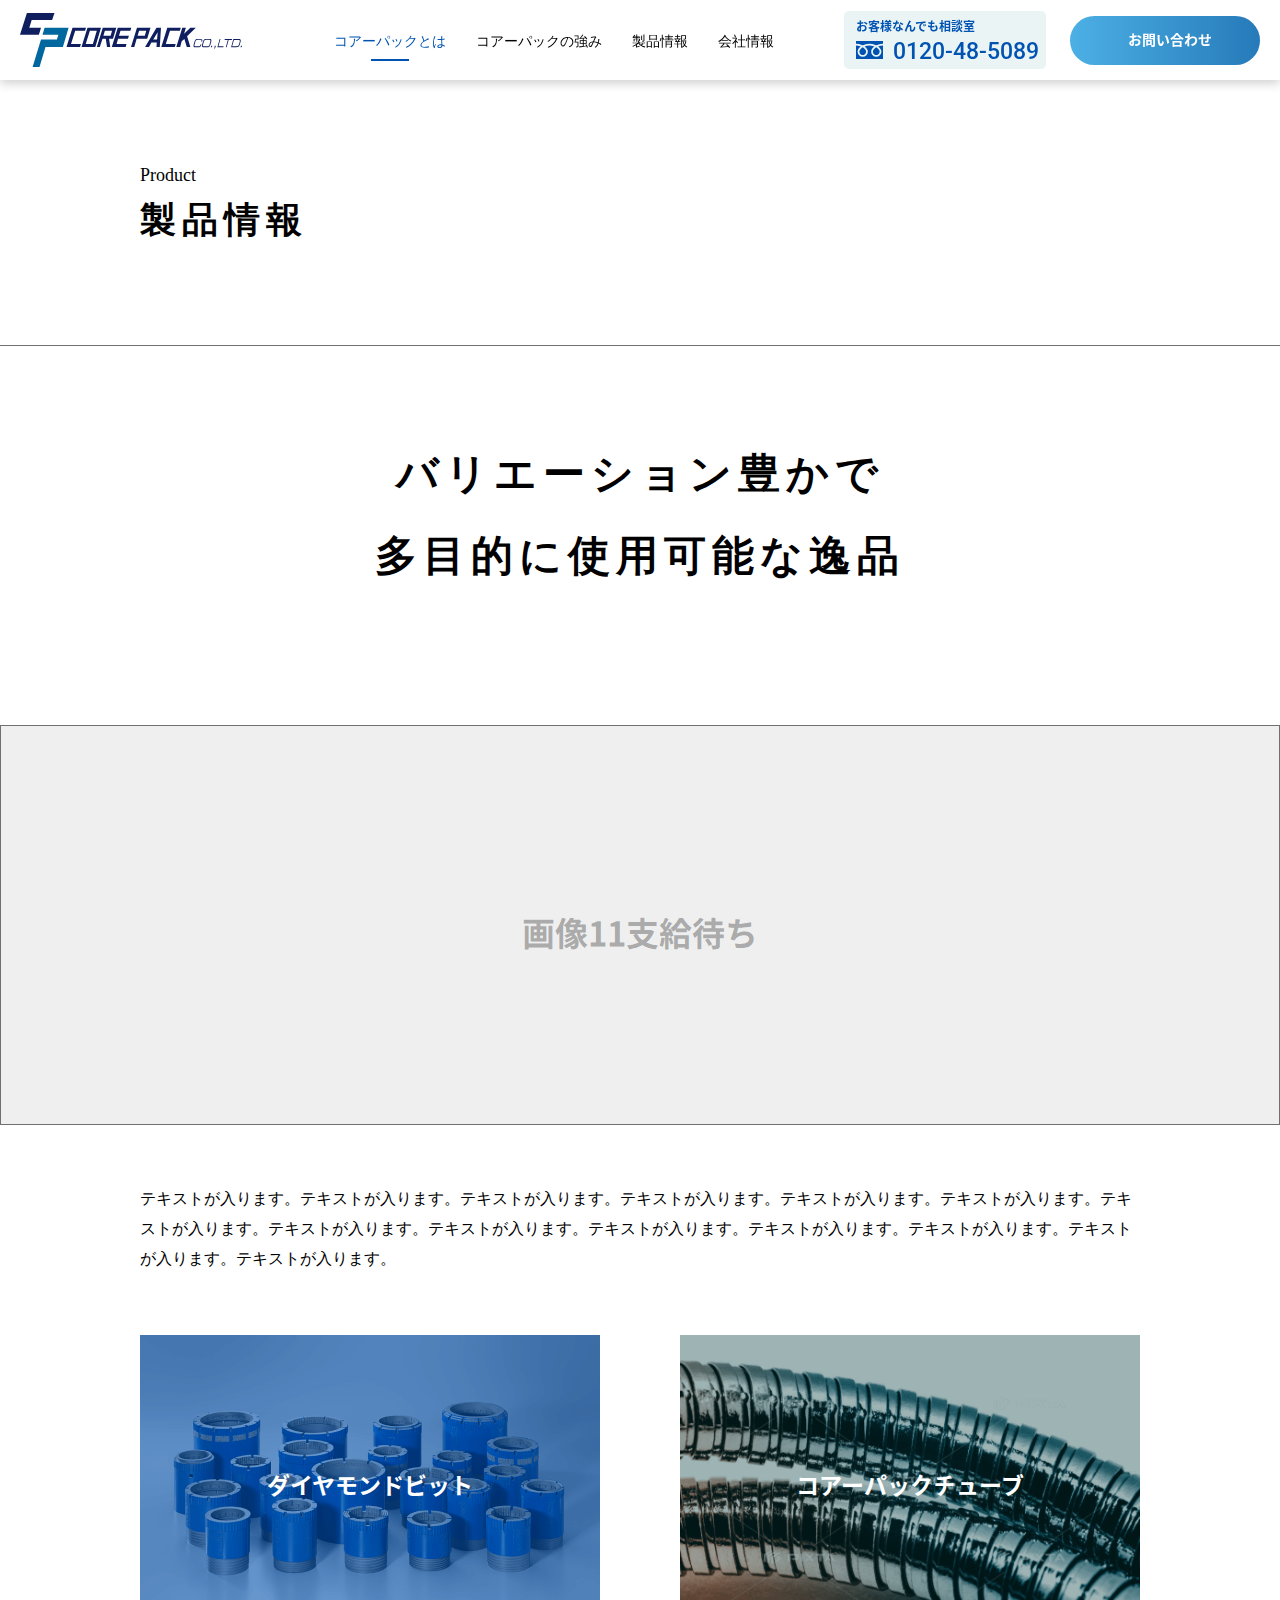
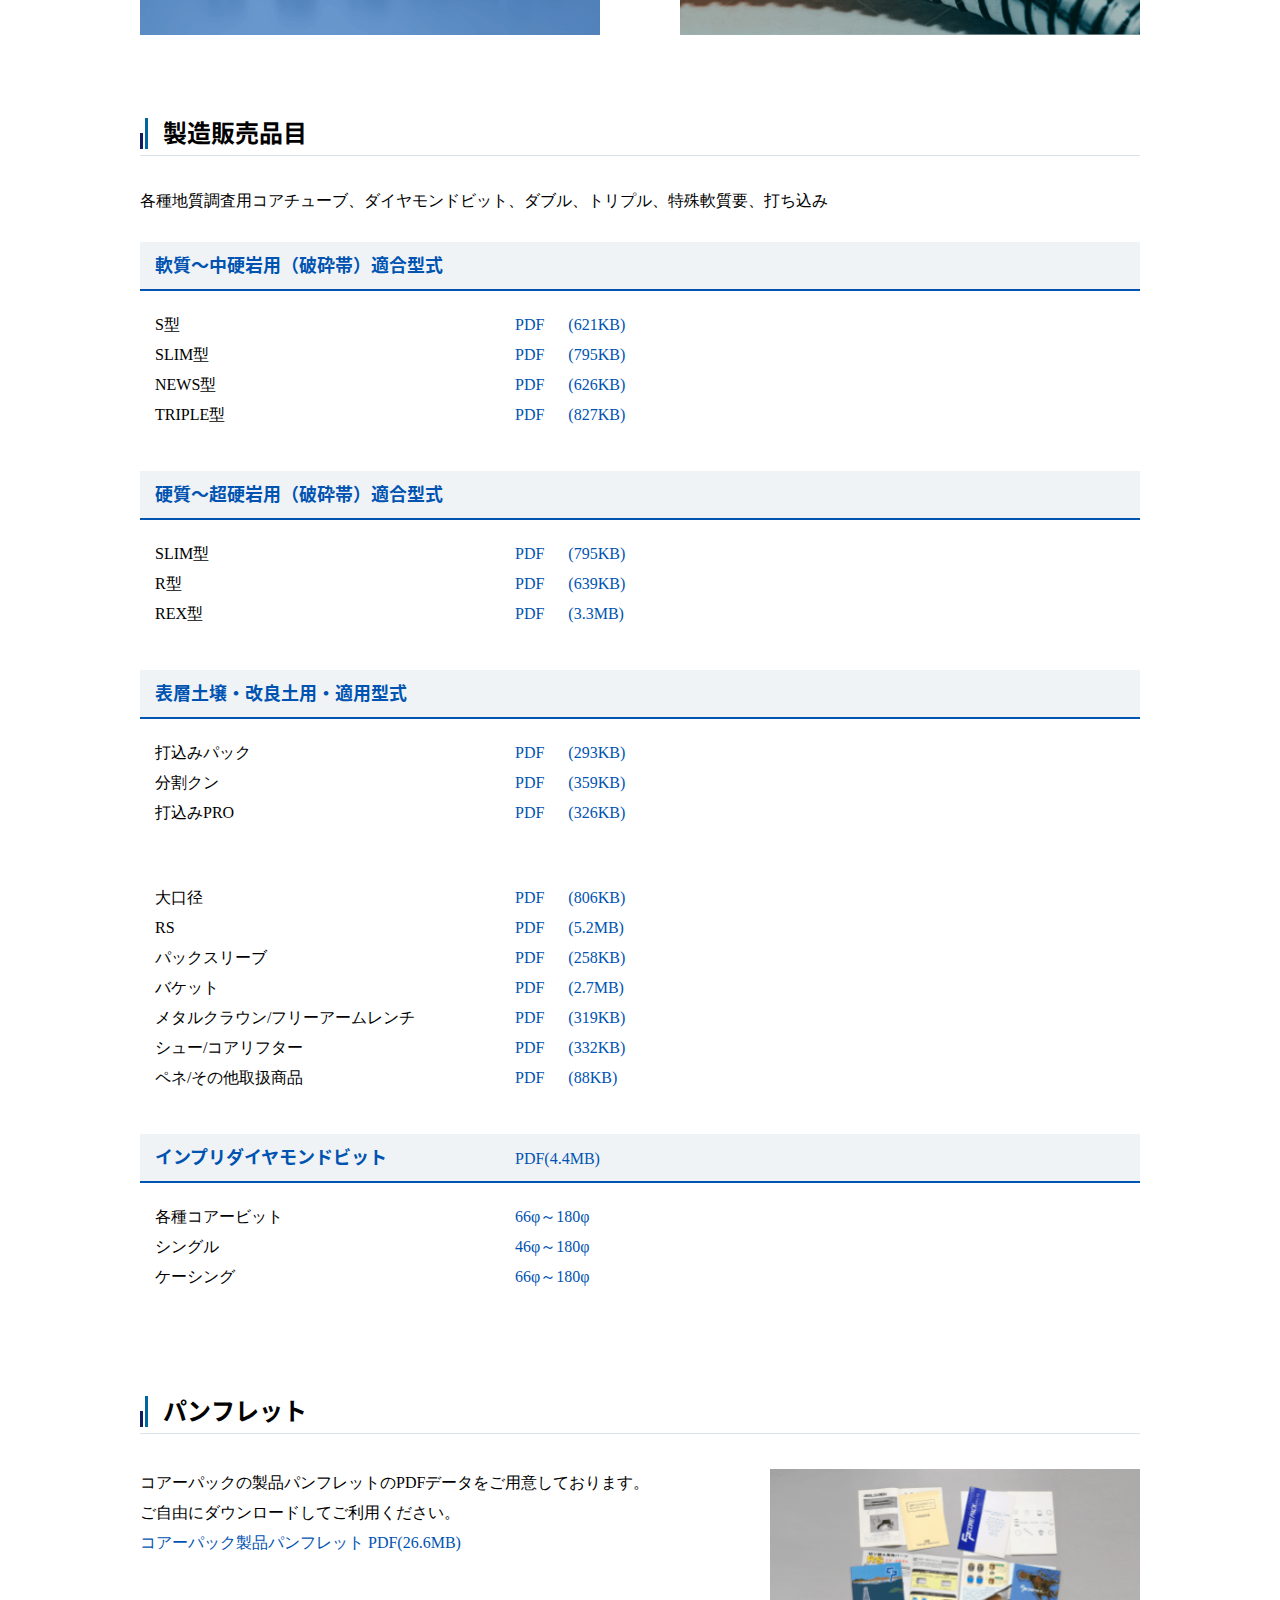
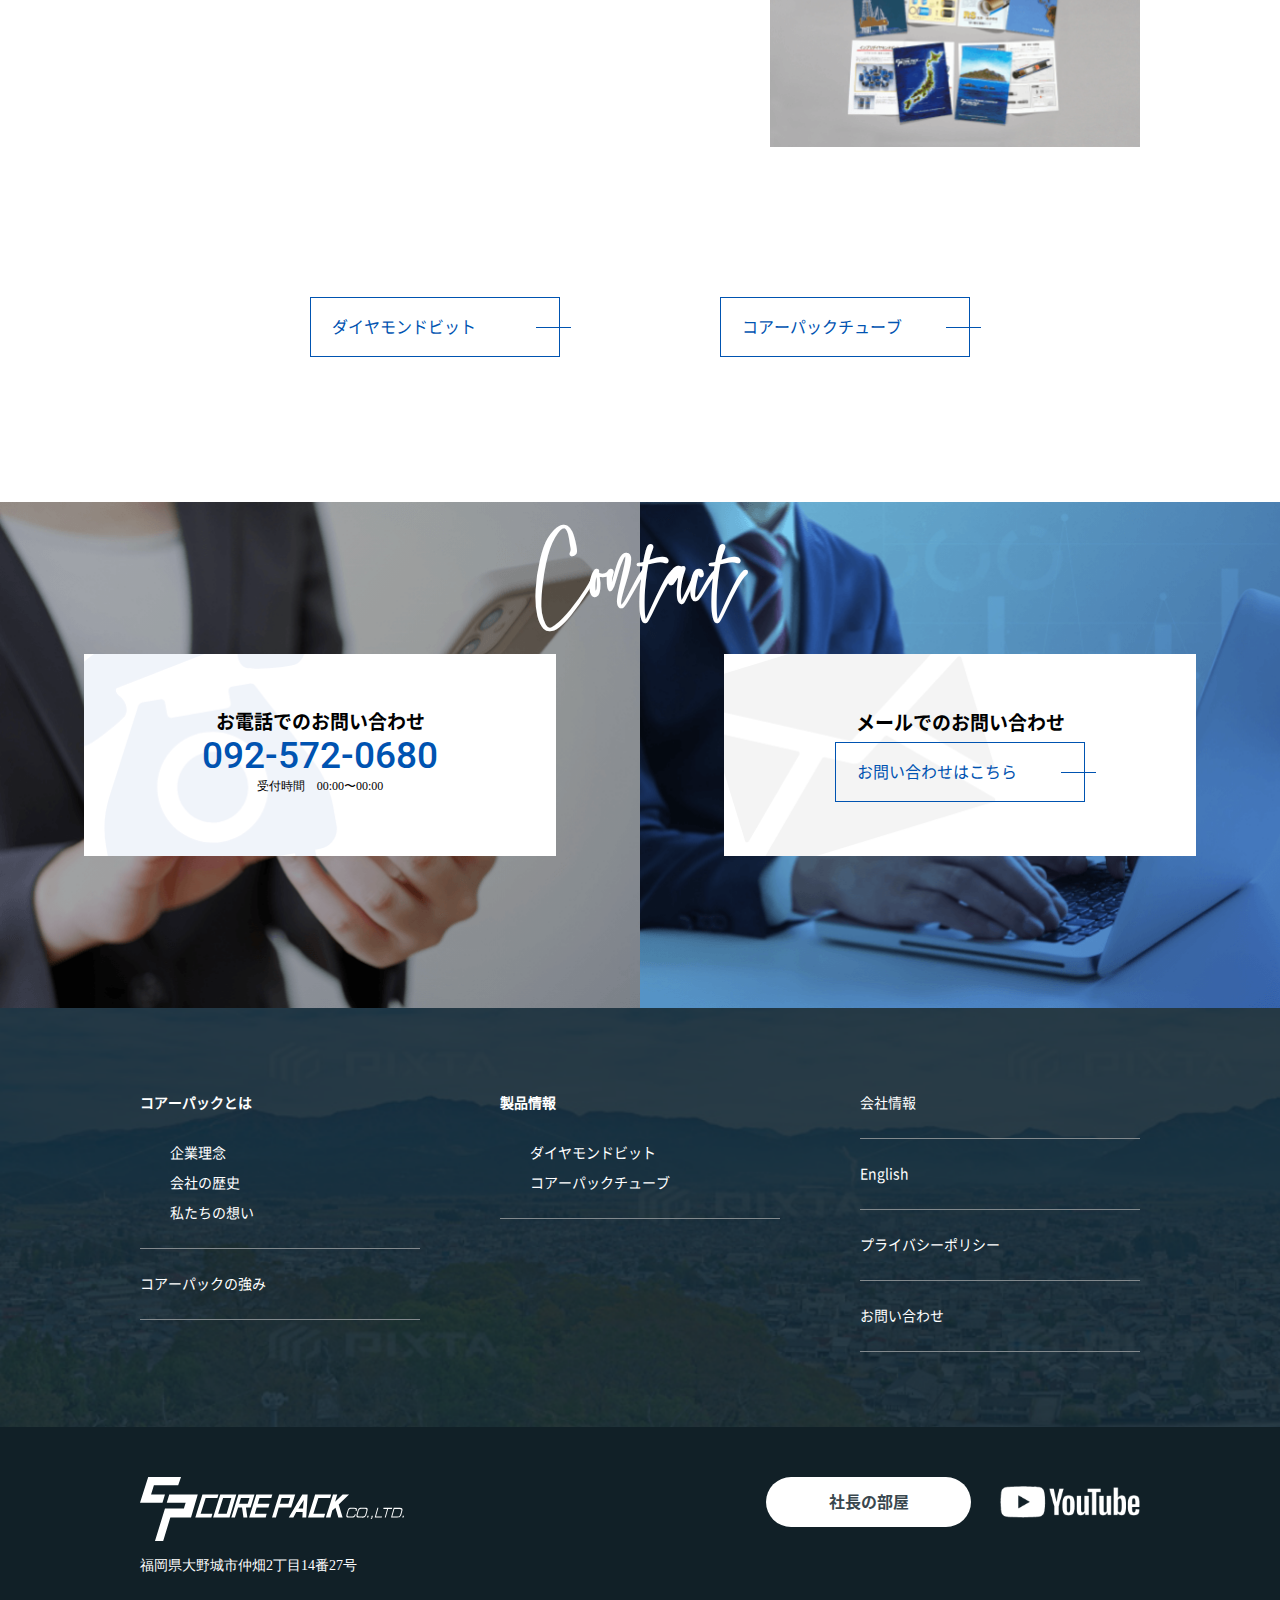
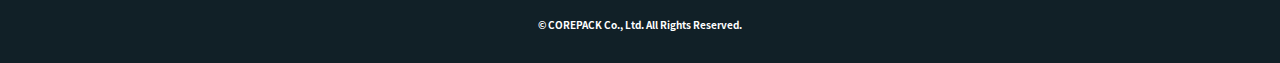
<file: product.html>
<!DOCTYPE html>
<html>
<head>
	<title>Core Pack</title>
	<meta charset="UTF-8">
	<meta name="viewport" content="width=device-width, initial-scale=1.0">
	<link rel="stylesheet" type="text/css" href="css/style.css">
	<link rel="icon" href="images/favicon.png">
</head>
<body>
	<div class="loader-wrapper"><div class="loader"></div></div>
	<header class="site_header">
		<a class="header_logo" href="index.html">
			<img src="images/logo.svg" alt="logo image">
		</a>
		<a href="javascript:void(0);" class="navbar_toggler csp-1024" type="button" data-toggle="collapse" data-target="#collapsibleNavbar">
			<div class="navbar_toggler_inner"></div>
		</a>
		<nav class="custom_navbar">
			<ul>
				<li><a href="" class="active">コアーパックとは</a></li>
				<li><a href="">コアーパックの強み</a></li>
				<li><a href="">製品情報</a></li>
				<li><a href="">会社情報</a></li>
			</ul>
			<a href="tel:0120485089" class="header_contact_details">
				<span>お客様なんでも相談室</span>
				<p><img src="images/toll_free_icon.svg" alt="toll free icon">0120-48-5089</p>
			</a>
			<a href="#" class="header_inquiry_button"><i class="far fa-envelope"></i>お問い合わせ</a>
		</nav>
	</header>
	<section class="breadcrumb_section">
		<div class="custom_container">
			<div>
				<p class="breadcrumb_heading">Product</p>
				<h2 class="breadcrumb_content">製品情報</h2>
			</div>
		</div>
	</section>
	<section class="rich_in_variation_section">
		<div>
			<h3>バリエーション豊かで<br>
			多目的に使用可能な逸品</h3>
		</div>
	</section>
	<section class="inner_page_banner_section production_banner_section">
		<div>
			<h3>画像11支給待ち</h3>
		</div>
	</section>
	<section class="diamond_bit_and_core_pack_section used_for_multiple_purpose_section">
		<div class="custom_container">
			<div class="diamond_bit_and_core_pack_contant">
				<p>テキストが入ります。テキストが入ります。テキストが入ります。テキストが入ります。テキストが入ります。テキストが入ります。テキストが入ります。テキストが入ります。テキストが入ります。テキストが入ります。テキストが入ります。テキストが入ります。テキストが入ります。テキストが入ります。</p>
			</div>
			<div class="custom_row">
				<div class="custom_col_6">
					<a href="#" class="product_info_image_box">
						<img src="images/product_1.png" alt="product image">
						<h5>ダイヤモンドビット</h5>
					</a>
				</div>
				<div class="custom_col_6">
					<a href="#" class="product_info_image_box">
						<img src="images/product_2.png" alt="product image">
						<h5>コアーパックチューブ</h5>
					</a>
				</div>
			</div>
		</div>
	</section>
	<section class="manufactured_section">
		<div class="custom_container">
			<div class="common_section_title">
				<img src="images/title_border.png" alt="title border icon">
				<h3>製造販売品目</h3>
			</div>
			<div class="manufactured_content_sec">
				<p>各種地質調査用コアチューブ、ダイヤモンドビット、ダブル、トリプル、特殊軟質要、打ち込み</p>
			</div>
			<div class="manufactured_table_sec">
				<div class="manufactured_table">
					<div class="manufactured_row">
						<div class="manufactured_th">
							<p>軟質～中硬岩用（破砕帯）適合型式</p>
						</div>
						<div class="manufactured_th"></div>
					</div>
					<div class="manufactured_row">
						<div class="manufactured_td manufactured_td_first">
							<p>S型</p>
						</div>
						<div class="manufactured_td manufactured_td_first">
							<a href="#">PDF <span>(621KB)</span></a>
						</div>
					</div>
					<div class="manufactured_row">
						<div class="manufactured_td">
							<p>SLIM型</p>
						</div>
						<div class="manufactured_td">
							<a href="#">PDF <span>(795KB)</span></a>
						</div>
					</div>
					<div class="manufactured_row">
						<div class="manufactured_td">
							<p>NEWS型</p>
						</div>
						<div class="manufactured_td">
							<a href="#">PDF <span>(626KB)</span></a>
						</div>
					</div>
					<div class="manufactured_row">
						<div class="manufactured_td">
							<p>TRIPLE型</p>
						</div>
						<div class="manufactured_td">
							<a href="#">PDF <span>(827KB)</span></a>
						</div>
					</div>
				</div>
				<div class="manufactured_table">
					<div class="manufactured_row">
						<div class="manufactured_th">
							<p>硬質～超硬岩用（破砕帯）適合型式</p>
						</div>
						<div class="manufactured_th"></div>
					</div>
					<div class="manufactured_row">
						<div class="manufactured_td manufactured_td_first">
							<p>SLIM型</p>
						</div>
						<div class="manufactured_td manufactured_td_first">
							<a href="#">PDF <span>(795KB)</span></a>
						</div>
					</div>
					<div class="manufactured_row">
						<div class="manufactured_td">
							<p>R型</p>
						</div>
						<div class="manufactured_td">
							<a href="#">PDF <span>(639KB)</span></a>
						</div>
					</div>
					<div class="manufactured_row">
						<div class="manufactured_td">
							<p>REX型</p>
						</div>
						<div class="manufactured_td">
							<a href="#">PDF <span>(3.3MB)</span></a>
						</div>
					</div>
				</div>
				<div class="manufactured_table">
					<div class="manufactured_row">
						<div class="manufactured_th">
							<p>表層土壌・改良土用・適用型式</p>
						</div>
						<div class="manufactured_th"></div>
					</div>
					<div class="manufactured_row">
						<div class="manufactured_td manufactured_td_first">
							<p>打込みパック</p>
						</div>
						<div class="manufactured_td manufactured_td_first">
							<a href="#">PDF <span>(293KB)</span></a>
						</div>
					</div>
					<div class="manufactured_row">
						<div class="manufactured_td">
							<p>分割クン</p>
						</div>
						<div class="manufactured_td">
							<a href="#">PDF <span>(359KB)</span></a>
						</div>
					</div>
					<div class="manufactured_row">
						<div class="manufactured_td manufactured_table_space">
							<p>打込みPRO</p>
						</div>
						<div class="manufactured_td manufactured_table_space">
							<a href="#">PDF <span>(326KB)</span></a>
						</div>
					</div>
					<div class="manufactured_row">
						<div class="manufactured_td">
							<p>大口径</p>
						</div>
						<div class="manufactured_td">
							<a href="#">PDF <span>(806KB)</span></a>
						</div>
					</div>
					<div class="manufactured_row">
						<div class="manufactured_td">
							<p>RS</p>
						</div>
						<div class="manufactured_td">
							<a href="#">PDF <span>(5.2MB)</span></a>
						</div>
					</div>
					<div class="manufactured_row">
						<div class="manufactured_td">
							<p>パックスリーブ</p>
						</div>
						<div class="manufactured_td">
							<a href="#">PDF <span>(258KB)</span></a>
						</div>
					</div>
					<div class="manufactured_row">
						<div class="manufactured_td">
							<p>バケット</p>
						</div>
						<div class="manufactured_td">
							<a href="#">PDF <span>(2.7MB)</span></a>
						</div>
					</div>
					<div class="manufactured_row">
						<div class="manufactured_td">
							<p>メタルクラウン/フリーアームレンチ</p>
						</div>
						<div class="manufactured_td">
							<a href="#">PDF <span>(319KB)</span></a>
						</div>
					</div>
					<div class="manufactured_row">
						<div class="manufactured_td">
							<p>シュー/コアリフター</p>
						</div>
						<div class="manufactured_td">
							<a href="#">PDF <span>(332KB)</span></a>
						</div>
					</div>
					<div class="manufactured_row">
						<div class="manufactured_td">
							<p>ペネ/その他取扱商品</p>
						</div>
						<div class="manufactured_td">
							<a href="#">PDF <span>(88KB)</span></a>
						</div>
					</div>
				</div>
				<div class="manufactured_table">
					<div class="manufactured_row">
						<div class="manufactured_th">
							<p>インプリダイヤモンドビット</p>
						</div>
						<div class="manufactured_th">
							<a href="#">PDF(4.4MB)</a>
						</div>
					</div>
					<div class="manufactured_row">
						<div class="manufactured_td manufactured_td_first">
							<p>各種コアービット</p>
						</div>
						<div class="manufactured_td manufactured_td_first">
							<a href="#">66φ～180φ</a>
						</div>
					</div>
					<div class="manufactured_row">
						<div class="manufactured_td">
							<p>シングル</p>
						</div>
						<div class="manufactured_td">
							<a href="#">46φ～180φ</a>
						</div>
					</div>
					<div class="manufactured_row">
						<div class="manufactured_td">
							<p>ケーシング</p>
						</div>
						<div class="manufactured_td">
							<a href="#">66φ～180φ</a>
						</div>
					</div>
				</div>
			</div>
		</div>
	</section>
	<section class="pamphlet_section">
		<div class="custom_container">
			<div class="common_section_title">
				<img src="images/title_border.png" alt="title border icon">
				<h3>パンフレット</h3>
			</div>
			<div class="pamphlet_content_sec">
				<div class="custom_row">
					<div class="text_col">
						<div class="pamphlet_content">
							<p>コアーパックの製品パンフレットのPDFデータをご用意しております。</p>
							<p>ご自由にダウンロードしてご利用ください。</p>
							<a href="#">コアーパック製品パンフレット    PDF(26.6MB)</a>
						</div>
					</div>
					<div class="image_col">
						<div class="pamphlet_image">
							<img src="images/pamphlet_image.png">
						</div>
					</div>
				</div>
			</div>
			<div class="pamphlet_btn">
				<div class="custom_container">
					<a href="#" class="button_blue">ダイヤモンドビット</a>
					<a href="#" class="button_blue">コアーパックチューブ</a>
				</div>
			</div>
		</div>
	</section>
	<footer class="site_footer">
		<div class="footer_top">
			<div class="custom_container">
				<h2>Contact</h2>
				<div class="custom_row">
					<div class="custom_col_6">
						<div class="contact_details_call_email box_call">
							<div class="text_with_white_box">
								<h5>お電話でのお問い合わせ</h5>
								<a href="tel:0925720680" class="contact_number">092-572-0680</a>
								<p>受付時間　00:00〜00:00</p>
							</div>
						</div>
					</div>
					<div class="custom_col_6">
						<div class="contact_details_call_email box_email">
							<div class="text_with_white_box">
								<h5>メールでのお問い合わせ</h5>
								<a href="#" class="button_blue">お問い合わせはこちら</a>
							</div>
						</div>
					</div>
				</div>
			</div>
		</div>
		<div class="footer_middle">
			<div class="custom_container">
				<div class="custom_row">
					<div class="custom_col_4">
						<ul class="footer_main_list">
							<li>
								<h5>コアーパックとは</h5>
								<ul>
									<li>
										<a href="#">企業理念</a>
									</li>
									<li>
										<a href="#">会社の歴史</a>
									</li>
									<li>
										<a href="#">私たちの想い</a>
									</li>
								</ul>
							</li>
							<li>
								<a href="#">コアーパックの強み</a>
							</li>
						</ul>
					</div>
					<div class="custom_col_4">
						<ul class="footer_main_list center_text">
							<li>
								<h5>製品情報</h5>
								<ul>
									<li>
										<a href="#">ダイヤモンドビット</a>
									</li>
									<li>
										<a href="#">コアーパックチューブ</a>
									</li>
								</ul>
							</li>
						</ul>
					</div>
					<div class="custom_col_4">
						<ul class="footer_main_list">
							<li>
								<a href="#">会社情報</a>
							</li>
							<li>
								<a href="#">English</a>
							</li>
							<li>
								<a href="#">プライバシーポリシー</a>
							</li>
							<li>
								<a href="#">お問い合わせ</a>
							</li>
						</ul>
					</div>
				</div>
			</div>
		</div>
		<div class="footer_bottom">
			<div class="custom_container">
				<div class="custom_row">
					<div class="logo_with_text_col">
						<img src="images/footer_logo_white.svg" alt="logo image">
						<p>福岡県大野城市仲畑2丁目14番27号</p>
					</div>
					<div class="line_to_youtube_and_president_room">
						<ul>
							<li>
								<a href="#" class="footer_button_white">社長の部屋</a>
							</li>
							<li>
								<a href="#">
									<img src="images/youtube_icon.svg" alt="logo image">
								</a>
							</li>
						</ul>
					</div>
				</div>
				<p class="copy_right_footer">© COREPACK Co., Ltd. All Rights Reserved.</p>
			</div>
		</div>
	</footer>
	<script src="js/jquery.min.js"></script>
	<script src="js/fonts-awesome-5.js"></script>
	<script src="js/custom.js"></script>
</body>
</html>
</file>
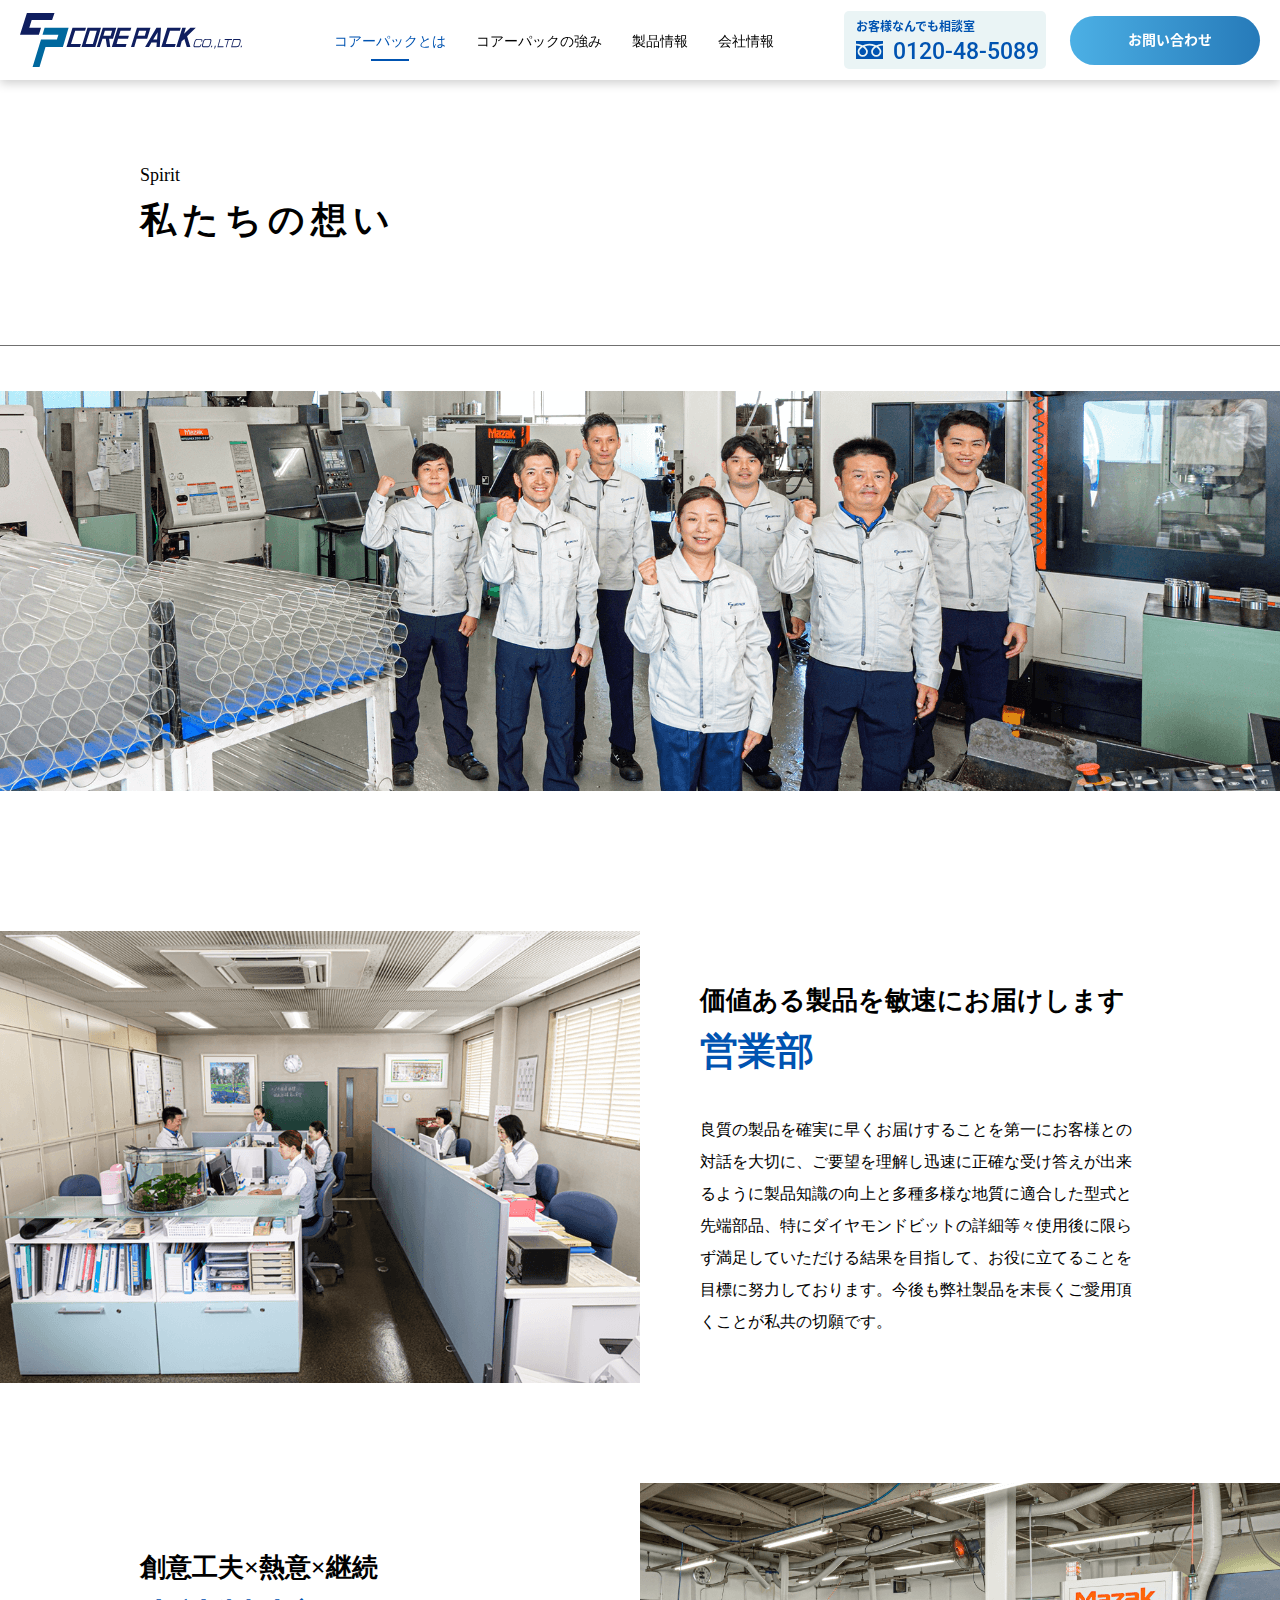
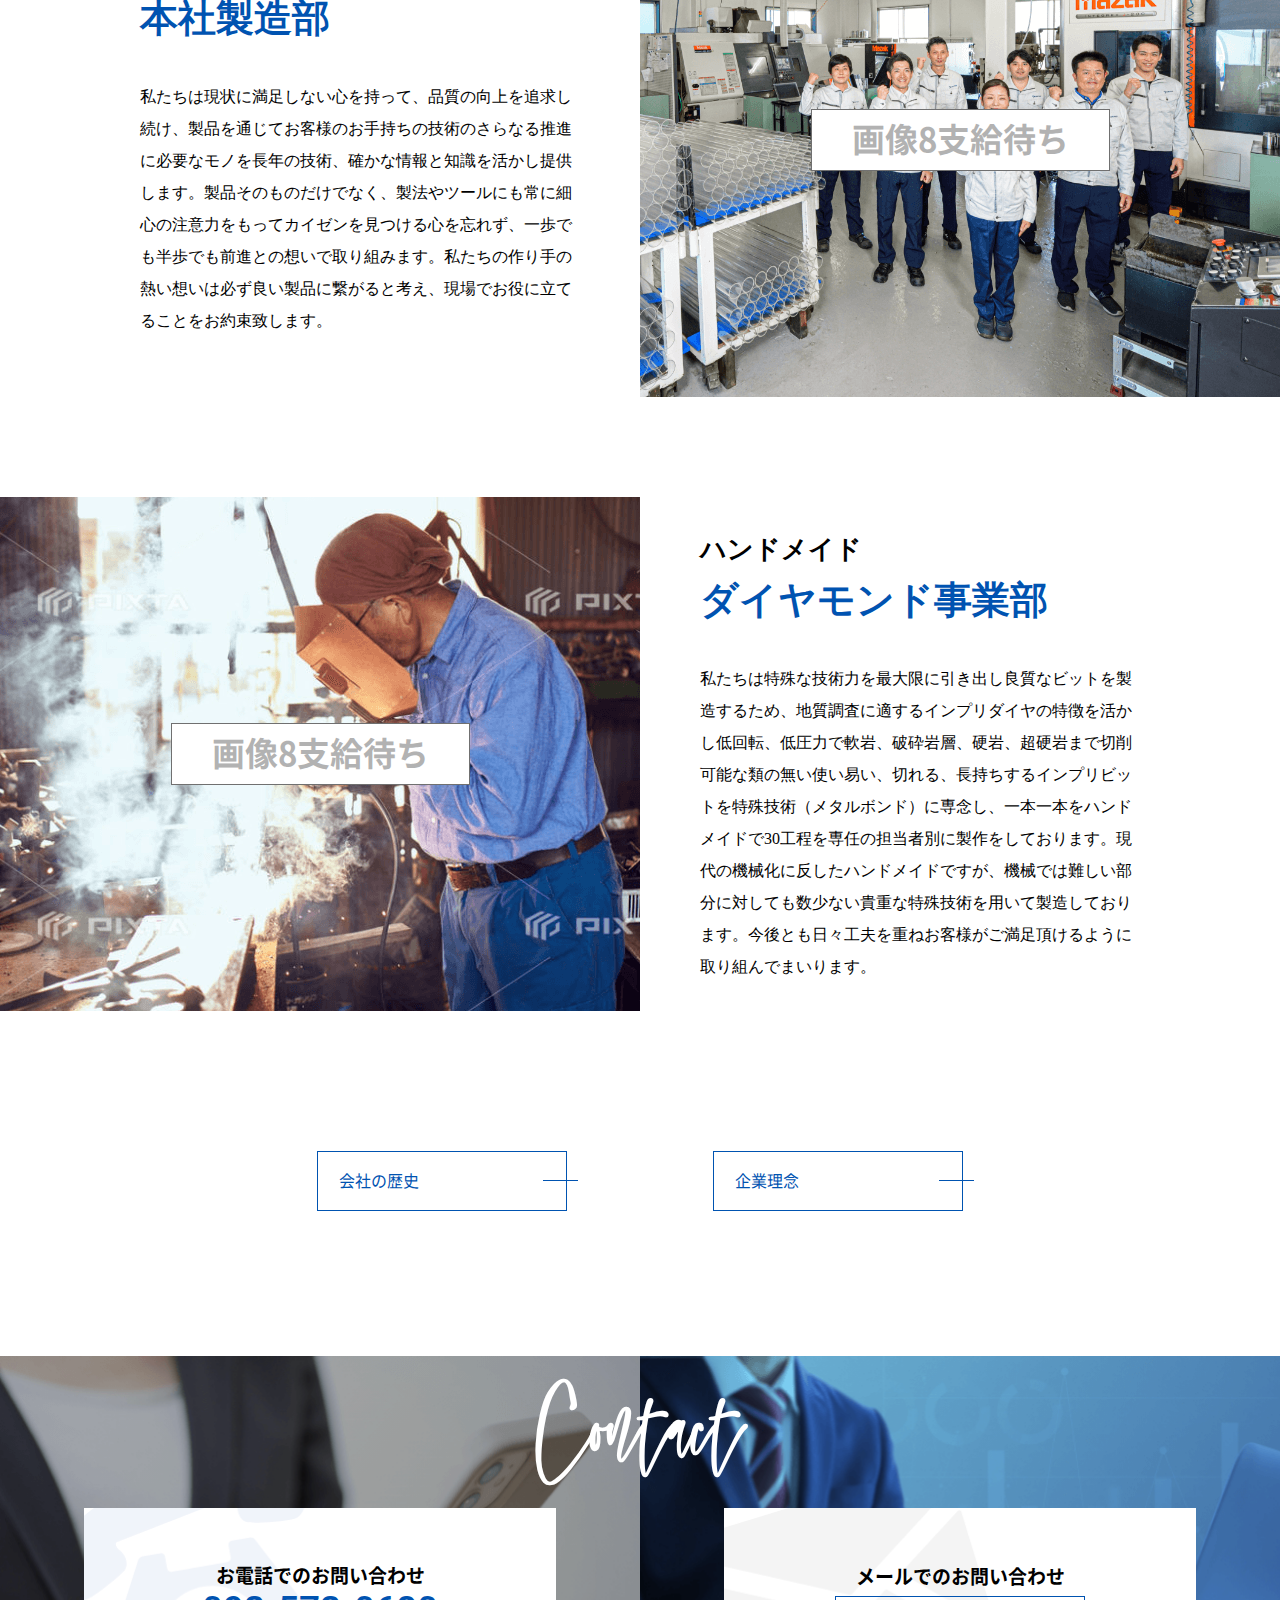
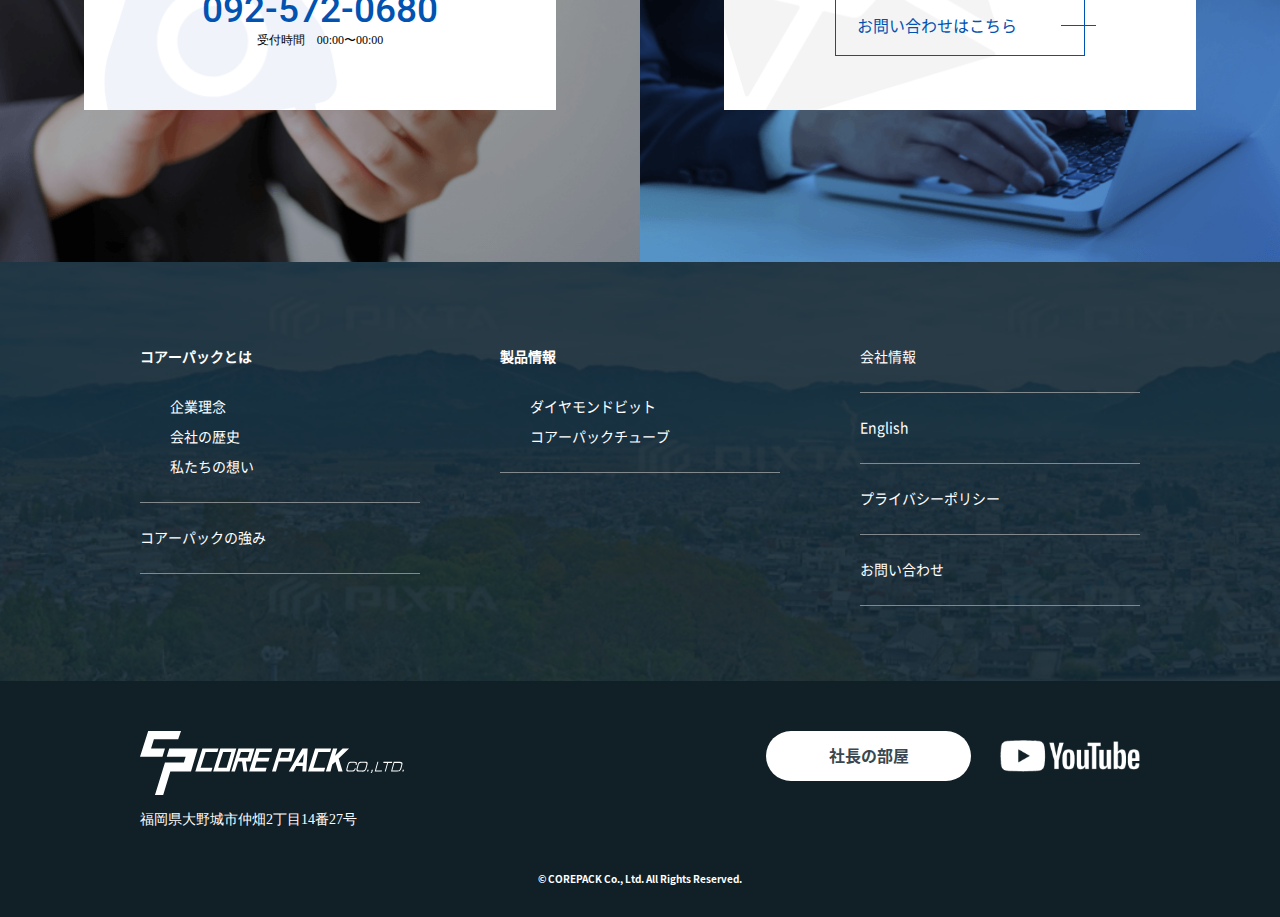
<file: spirit.html>
<!DOCTYPE html>
<html>
<head>
	<title>Core Pack</title>
	<meta charset="UTF-8">
	<meta name="viewport" content="width=device-width, initial-scale=1.0">
	<link rel="stylesheet" type="text/css" href="css/style.css">
	<link rel="icon" href="images/favicon.png">
</head>
<body>
	<div class="loader-wrapper"><div class="loader"></div></div>
	<header class="site_header">
		<a class="header_logo" href="index.html">
			<img src="images/logo.svg" alt="logo image">
		</a>
		<a href="javascript:void(0);" class="navbar_toggler csp-1024" type="button" data-toggle="collapse" data-target="#collapsibleNavbar">
			<div class="navbar_toggler_inner"></div>
		</a>
		<nav class="custom_navbar">
			<ul>
				<li><a href="" class="active">コアーパックとは</a></li>
				<li><a href="">コアーパックの強み</a></li>
				<li><a href="">製品情報</a></li>
				<li><a href="">会社情報</a></li>
			</ul>
			<a href="tel:0120485089" class="header_contact_details">
				<span>お客様なんでも相談室</span>
				<p><img src="images/toll_free_icon.svg" alt="toll free icon">0120-48-5089</p>
			</a>
			<a href="#" class="header_inquiry_button"><i class="far fa-envelope"></i>お問い合わせ</a>
		</nav>
	</header>
	<section class="breadcrumb_section">
		<div class="custom_container">
			<div>
				<p class="breadcrumb_heading">Spirit</p>
				<h2 class="breadcrumb_content">私たちの想い</h2>
			</div>
		</div>
	</section>
	<section class="history_banner_section">
		<img src="images/spirit_banner.png" alt="spirit banner image">
	</section>
	<section class="dominate_and_handmade_elaborate_gem_section">
		<div class="dominate_and_handmade_elaborate_gem_inner">
			<div class="custom_container">
				<div class="custom_row">
					<div class="image_col">
						<div class="image_container">
							<img src="images/diamond_image_3.png" alt="image">
						</div>
					</div>
					<div class="text_col">
						<div class="text_content_with_description">
							<h5>価値ある製品を敏速にお届けします</h5>
							<h2>営業部</h2>
							<p>良質の製品を確実に早くお届けすることを第一にお客様との対話を大切に、ご要望を理解し迅速に正確な受け答えが出来るように製品知識の向上と多種多様な地質に適合した型式と先端部品、特にダイヤモンドビットの詳細等々使用後に限らず満足していただける結果を目指して、お役に立てることを目標に努力しております。今後も弊社製品を末長くご愛用頂くことが私共の切願です。</p>
						</div>
					</div>
				</div>
				<div class="custom_row custom_row_reverse">
					<div class="image_col">
						<div class="image_container">
							<img src="images/diamond_image_4.png" alt="image">
							<h5>画像8支給待ち</h5>
						</div>
					</div>
					<div class="text_col">
						<div class="text_content_with_description">
							<h5>創意工夫×熱意×継続</h5>
							<h2>本社製造部</h2>
							<p>私たちは現状に満足しない心を持って、品質の向上を追求し続け、製品を通じてお客様のお手持ちの技術のさらなる推進に必要なモノを長年の技術、確かな情報と知識を活かし提供します。製品そのものだけでなく、製法やツールにも常に細心の注意力をもってカイゼンを見つける心を忘れず、一歩でも半歩でも前進との想いで取り組みます。私たちの作り手の熱い想いは必ず良い製品に繋がると考え、現場でお役に立てることをお約束致します。</p>
						</div>
					</div>
				</div>
				<div class="custom_row">
					<div class="image_col">
						<div class="image_container">
							<img src="images/diamond_image_5.png" alt="image">
							<h5>画像8支給待ち</h5>
						</div>
					</div>
					<div class="text_col">
						<div class="text_content_with_description">
							<h5>ハンドメイド</h5>
							<h2>ダイヤモンド事業部</h2>
							<p>私たちは特殊な技術力を最大限に引き出し良質なビットを製造するため、地質調査に適するインプリダイヤの特徴を活かし低回転、低圧力で軟岩、破砕岩層、硬岩、超硬岩まで切削可能な類の無い使い易い、切れる、長持ちするインプリビットを特殊技術（メタルボンド）に専念し、一本一本をハンドメイドで30工程を専任の担当者別に製作をしております。現代の機械化に反したハンドメイドですが、機械では難しい部分に対しても数少ない貴重な特殊技術を用いて製造しております。今後とも日々工夫を重ねお客様がご満足頂けるように取り組んでまいります。</p>
						</div>
					</div>
				</div>
			</div>
		</div>
		<div class="corporate_btns">
			<div class="custom_container">
				<a href="#" class="button_blue">会社の歴史</a>
				<a href="#" class="button_blue">企業理念</a>
			</div>
		</div>
	</section>
	<footer class="site_footer">
		<div class="footer_top">
			<div class="custom_container">
				<h2>Contact</h2>
				<div class="custom_row">
					<div class="custom_col_6">
						<div class="contact_details_call_email box_call">
							<div class="text_with_white_box">
								<h5>お電話でのお問い合わせ</h5>
								<a href="tel:0925720680" class="contact_number">092-572-0680</a>
								<p>受付時間　00:00〜00:00</p>
							</div>
						</div>
					</div>
					<div class="custom_col_6">
						<div class="contact_details_call_email box_email">
							<div class="text_with_white_box">
								<h5>メールでのお問い合わせ</h5>
								<a href="#" class="button_blue">お問い合わせはこちら</a>
							</div>
						</div>
					</div>
				</div>
			</div>
		</div>
		<div class="footer_middle">
			<div class="custom_container">
				<div class="custom_row">
					<div class="custom_col_4">
						<ul class="footer_main_list">
							<li>
								<h5>コアーパックとは</h5>
								<ul>
									<li>
										<a href="#">企業理念</a>
									</li>
									<li>
										<a href="#">会社の歴史</a>
									</li>
									<li>
										<a href="#">私たちの想い</a>
									</li>
								</ul>
							</li>
							<li>
								<a href="#">コアーパックの強み</a>
							</li>
						</ul>
					</div>
					<div class="custom_col_4">
						<ul class="footer_main_list center_text">
							<li>
								<h5>製品情報</h5>
								<ul>
									<li>
										<a href="#">ダイヤモンドビット</a>
									</li>
									<li>
										<a href="#">コアーパックチューブ</a>
									</li>
								</ul>
							</li>
						</ul>
					</div>
					<div class="custom_col_4">
						<ul class="footer_main_list">
							<li>
								<a href="#">会社情報</a>
							</li>
							<li>
								<a href="#">English</a>
							</li>
							<li>
								<a href="#">プライバシーポリシー</a>
							</li>
							<li>
								<a href="#">お問い合わせ</a>
							</li>
						</ul>
					</div>
				</div>
			</div>
		</div>
		<div class="footer_bottom">
			<div class="custom_container">
				<div class="custom_row">
					<div class="logo_with_text_col">
						<img src="images/footer_logo_white.svg" alt="logo image">
						<p>福岡県大野城市仲畑2丁目14番27号</p>
					</div>
					<div class="line_to_youtube_and_president_room">
						<ul>
							<li>
								<a href="#" class="footer_button_white">社長の部屋</a>
							</li>
							<li>
								<a href="#">
									<img src="images/youtube_icon.svg" alt="logo image">
								</a>
							</li>
						</ul>
					</div>
				</div>
				<p class="copy_right_footer">© COREPACK Co., Ltd. All Rights Reserved.</p>
			</div>
		</div>
	</footer>
	<script src="js/jquery.min.js"></script>
	<script src="js/fonts-awesome-5.js"></script>
	<script src="js/custom.js"></script>
</body>
</html>
</file>
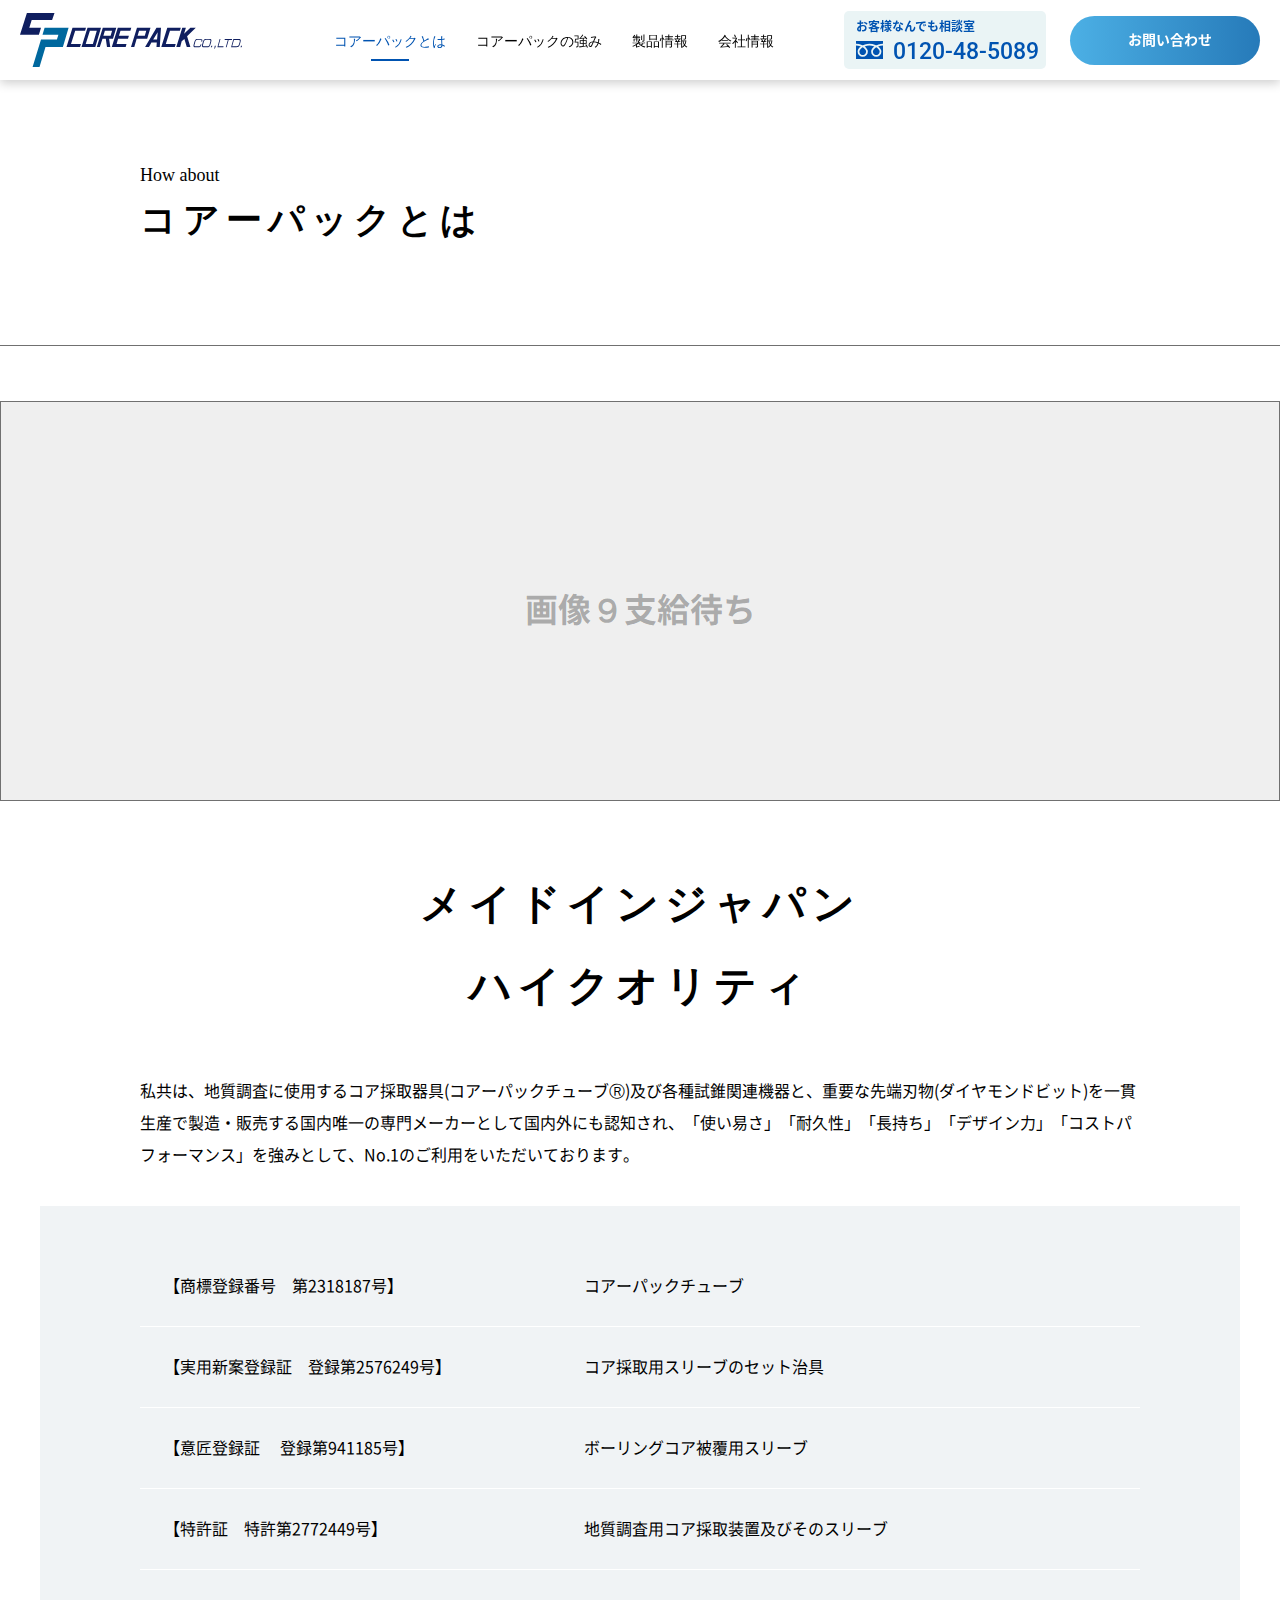
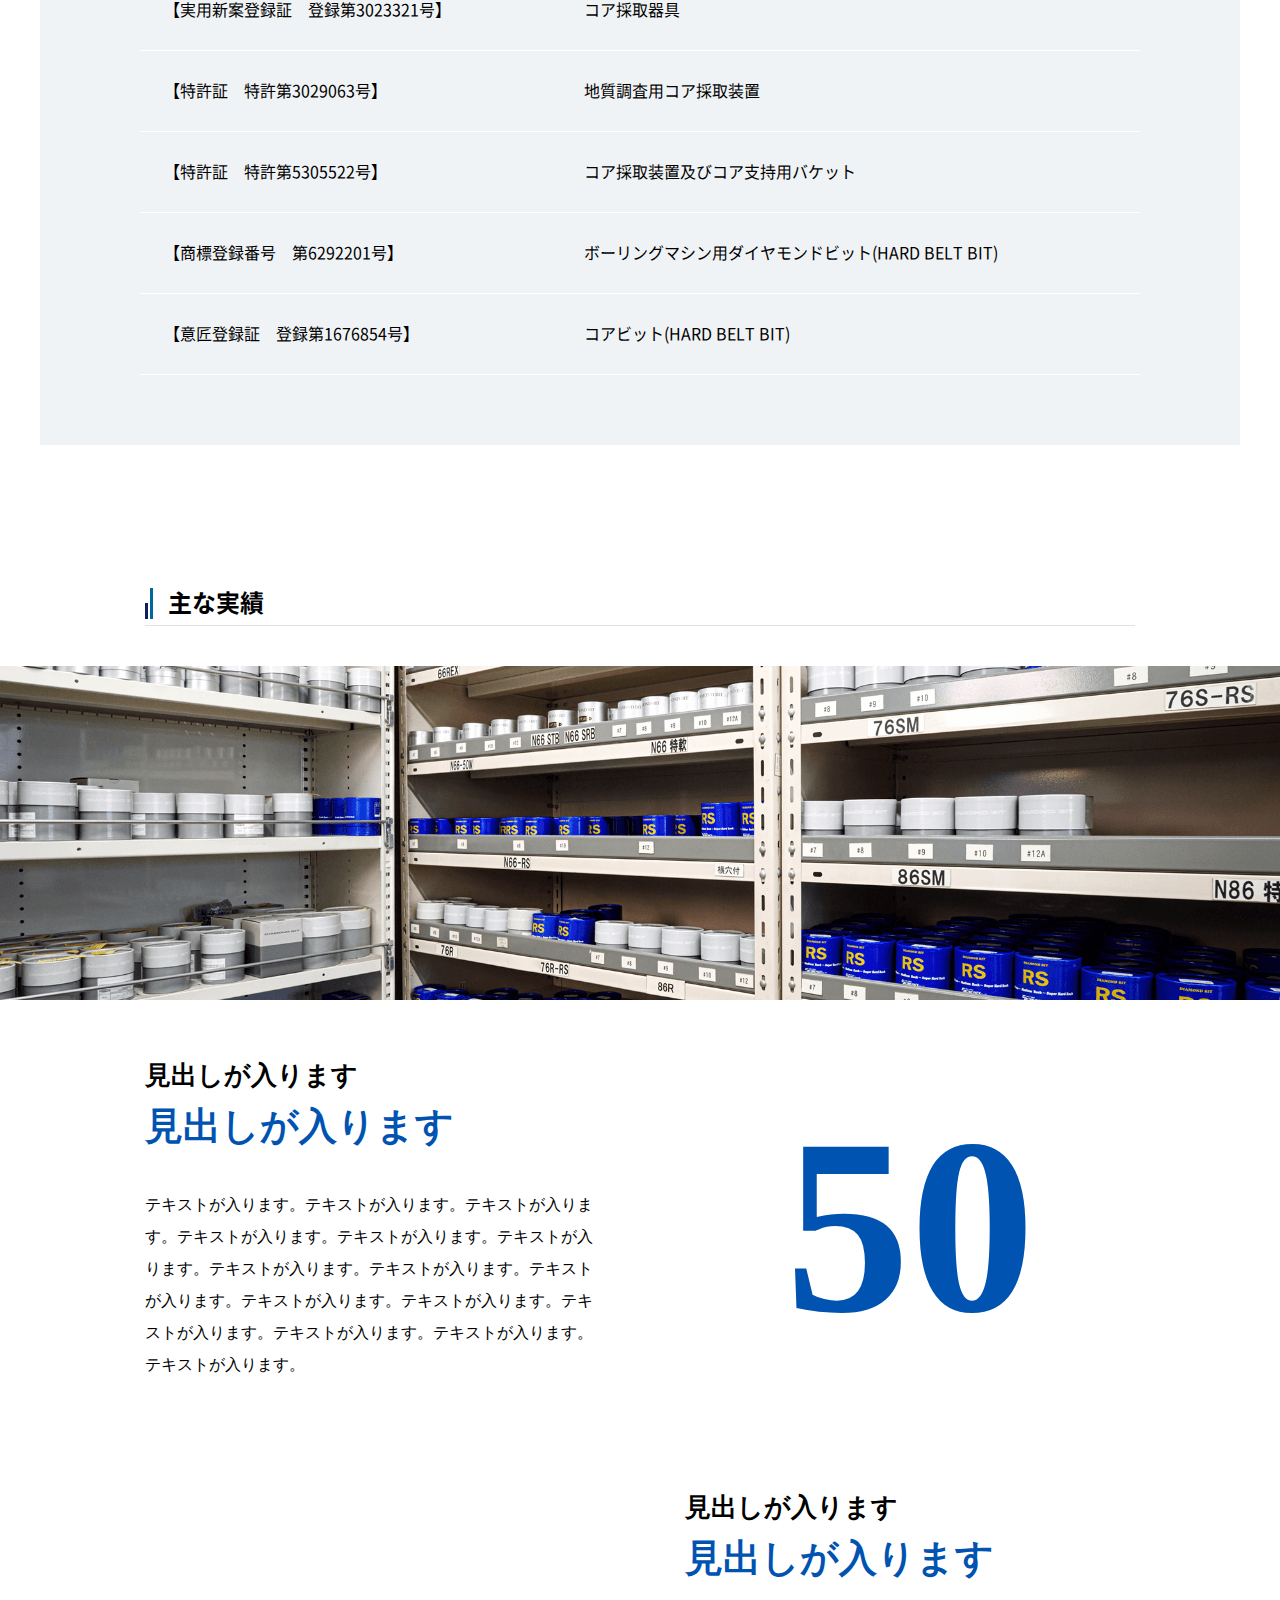
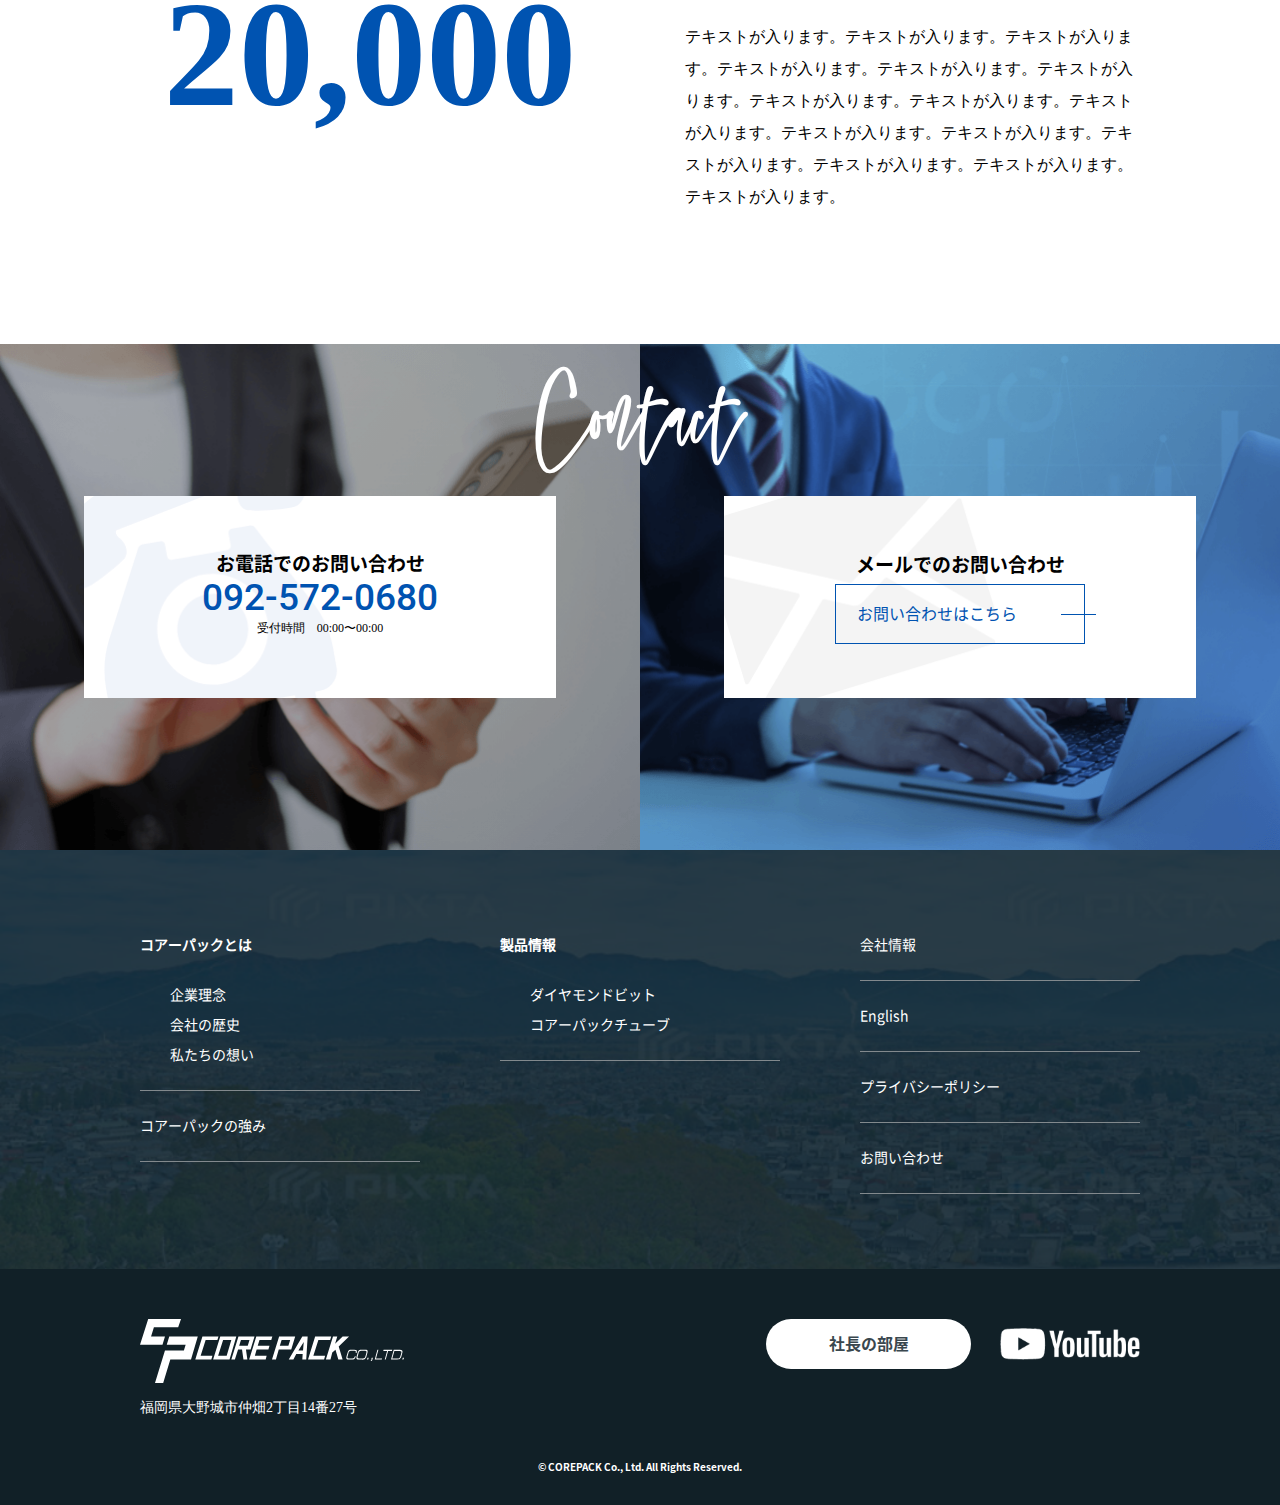
<file: strength.html>
<!DOCTYPE html>
<html>
<head>
	<title>Core Pack</title>
	<meta charset="UTF-8">
	<meta name="viewport" content="width=device-width, initial-scale=1.0">
	<link rel="stylesheet" type="text/css" href="css/style.css">
	<link rel="icon" href="images/favicon.png">
</head>
<body>
	<div class="loader-wrapper"><div class="loader"></div></div>
	<header class="site_header">
		<a class="header_logo" href="index.html">
			<img src="images/logo.svg" alt="logo image">
		</a>
		<a href="javascript:void(0);" class="navbar_toggler csp-1024" type="button" data-toggle="collapse" data-target="#collapsibleNavbar">
			<div class="navbar_toggler_inner"></div>
		</a>
		<nav class="custom_navbar">
			<ul>
				<li><a href="" class="active">コアーパックとは</a></li>
				<li><a href="">コアーパックの強み</a></li>
				<li><a href="">製品情報</a></li>
				<li><a href="">会社情報</a></li>
			</ul>
			<a href="tel:0120485089" class="header_contact_details">
				<span>お客様なんでも相談室</span>
				<p><img src="images/toll_free_icon.svg" alt="toll free icon">0120-48-5089</p>
			</a>
			<a href="#" class="header_inquiry_button"><i class="far fa-envelope"></i>お問い合わせ</a>
		</nav>
	</header>
	<section class="breadcrumb_section">
		<div class="custom_container">
			<div>
				<p class="breadcrumb_heading">How about</p>
				<h2 class="breadcrumb_content">コアーパックとは</h2>
			</div>
		</div>
	</section>
	<section class="inner_page_banner_section">
		<div>
			<h3>画像９支給待ち</h3>
		</div>
	</section>
	<section class="maid_in_japan_high_quality_section inner_page_maid_in_japan_section">
		<div class="custom_container">
			<h3>メイドインジャパン<br>ハイクオリティ</h3>
			<p>私共は、地質調査に使用するコア採取器具(コアーパックチューブⓇ)及び各種試錐関連機器と、重要な先端刃物(ダイヤモンドビット)を一貫生産で製造・販売する国内唯一の専門メーカーとして国内外にも認知され、「使い易さ」「耐久性」「長持ち」「デザイン力」「コストパフォーマンス」を強みとして、No.1のご利用をいただいております。</p>
		</div>
		<div class="strengths_of_core_pack_table_container">
			<div class="strength_table">
				<div class="strength_table_row">
					<div class="strength_table_th">
						<p>【商標登録番号　第2318187号】</p>
					</div>
					<div class="strength_table_td">
						<p>コアーパックチューブ</p>
					</div>
				</div>
				<div class="strength_table_row">
					<div class="strength_table_th">
						<p>【実用新案登録証　登録第2576249号】</p>
					</div>
					<div class="strength_table_td">
						<p>コア採取用スリーブのセット治具</p>
					</div>
				</div>
				<div class="strength_table_row">
					<div class="strength_table_th">
						<p>【意匠登録証　 登録第941185号】</p>
					</div>
					<div class="strength_table_td">
						<p>ボーリングコア被覆用スリーブ</p>
					</div>
				</div>
				<div class="strength_table_row">
					<div class="strength_table_th">
						<p>【特許証　特許第2772449号】</p>
					</div>
					<div class="strength_table_td">
						<p>地質調査用コア採取装置及びそのスリーブ</p>
					</div>
				</div>
				<div class="strength_table_row">
					<div class="strength_table_th">
						<p>【実用新案登録証　登録第3023321号】</p>
					</div>
					<div class="strength_table_td">
						<p>コア採取器具</p>
					</div>
				</div>
				<div class="strength_table_row">
					<div class="strength_table_th">
						<p>【特許証　特許第3029063号】</p>
					</div>
					<div class="strength_table_td">
						<p>地質調査用コア採取装置</p>
					</div>
				</div>
				<div class="strength_table_row">
					<div class="strength_table_th">
						<p>【特許証　特許第5305522号】</p>
					</div>
					<div class="strength_table_td">
						<p>コア採取装置及びコア支持用バケット</p>
					</div>
				</div>
				<div class="strength_table_row">
					<div class="strength_table_th">
						<p>【商標登録番号　第6292201号】</p>
					</div>
					<div class="strength_table_td">
						<p>ボーリングマシン用ダイヤモンドビット(HARD BELT BIT)</p>
					</div>
				</div>
				<div class="strength_table_row">
					<div class="strength_table_th">
						<p>【意匠登録証　登録第1676854号】</p>
					</div>
					<div class="strength_table_td">
						<p>コアビット(HARD BELT BIT)</p>
					</div>
				</div>
			</div>
		</div>
	</section>
	<section class="main_achievements_section">
		<div class="custom_container">
			<div class="common_section_title to_hold_contant_heading">
				<img src="images/title_border.png" alt="title border icon">
				<h3>主な実績</h3>
			</div>
		</div>
		<div class="main_achievements_image">
			<img src="images/main_achievements_image.png" alt="main achievements image">
		</div>
		<div class="custom_container">
			<div class="custom_row custom_row_reverse">
				<div class="custom_col_6">
					<div class="numaric_text">
						<h2 class="big_text">50</h2>
					</div>
				</div>
				<div class="custom_col_6">
					<div class="text_content_with_description">
						<h5>見出しが入ります</h5>
						<h2>見出しが入ります</h2>
						<p>テキストが入ります。テキストが入ります。テキストが入ります。テキストが入ります。テキストが入ります。テキストが入ります。テキストが入ります。テキストが入ります。テキストが入ります。テキストが入ります。テキストが入ります。テキストが入ります。テキストが入ります。テキストが入ります。テキストが入ります。</p>
					</div>
				</div>
			</div>
			<div class="custom_row">
				<div class="custom_col_6">
					<div class="numaric_text">
						<h2 class="small_text">20,000</h2>
					</div>
				</div>
				<div class="custom_col_6">
					<div class="text_content_with_description">
						<h5>見出しが入ります</h5>
						<h2>見出しが入ります</h2>
						<p>テキストが入ります。テキストが入ります。テキストが入ります。テキストが入ります。テキストが入ります。テキストが入ります。テキストが入ります。テキストが入ります。テキストが入ります。テキストが入ります。テキストが入ります。テキストが入ります。テキストが入ります。テキストが入ります。テキストが入ります。</p>
					</div>
				</div>
			</div>
		</div>
	</section>
	<footer class="site_footer">
		<div class="footer_top">
			<div class="custom_container">
				<h2>Contact</h2>
				<div class="custom_row">
					<div class="custom_col_6">
						<div class="contact_details_call_email box_call">
							<div class="text_with_white_box">
								<h5>お電話でのお問い合わせ</h5>
								<a href="tel:0925720680" class="contact_number">092-572-0680</a>
								<p>受付時間　00:00〜00:00</p>
							</div>
						</div>
					</div>
					<div class="custom_col_6">
						<div class="contact_details_call_email box_email">
							<div class="text_with_white_box">
								<h5>メールでのお問い合わせ</h5>
								<a href="#" class="button_blue">お問い合わせはこちら</a>
							</div>
						</div>
					</div>
				</div>
			</div>
		</div>
		<div class="footer_middle">
			<div class="custom_container">
				<div class="custom_row">
					<div class="custom_col_4">
						<ul class="footer_main_list">
							<li>
								<h5>コアーパックとは</h5>
								<ul>
									<li>
										<a href="#">企業理念</a>
									</li>
									<li>
										<a href="#">会社の歴史</a>
									</li>
									<li>
										<a href="#">私たちの想い</a>
									</li>
								</ul>
							</li>
							<li>
								<a href="#">コアーパックの強み</a>
							</li>
						</ul>
					</div>
					<div class="custom_col_4">
						<ul class="footer_main_list center_text">
							<li>
								<h5>製品情報</h5>
								<ul>
									<li>
										<a href="#">ダイヤモンドビット</a>
									</li>
									<li>
										<a href="#">コアーパックチューブ</a>
									</li>
								</ul>
							</li>
						</ul>
					</div>
					<div class="custom_col_4">
						<ul class="footer_main_list">
							<li>
								<a href="#">会社情報</a>
							</li>
							<li>
								<a href="#">English</a>
							</li>
							<li>
								<a href="#">プライバシーポリシー</a>
							</li>
							<li>
								<a href="#">お問い合わせ</a>
							</li>
						</ul>
					</div>
				</div>
			</div>
		</div>
		<div class="footer_bottom">
			<div class="custom_container">
				<div class="custom_row">
					<div class="logo_with_text_col">
						<img src="images/footer_logo_white.svg" alt="logo image">
						<p>福岡県大野城市仲畑2丁目14番27号</p>
					</div>
					<div class="line_to_youtube_and_president_room">
						<ul>
							<li>
								<a href="#" class="footer_button_white">社長の部屋</a>
							</li>
							<li>
								<a href="#">
									<img src="images/youtube_icon.svg" alt="logo image">
								</a>
							</li>
						</ul>
					</div>
				</div>
				<p class="copy_right_footer">© COREPACK Co., Ltd. All Rights Reserved.</p>
			</div>
		</div>
	</footer>
	<script src="js/jquery.min.js"></script>
	<script src="js/fonts-awesome-5.js"></script>
	<script src="js/custom.js"></script>
</body>
</html>
</file>
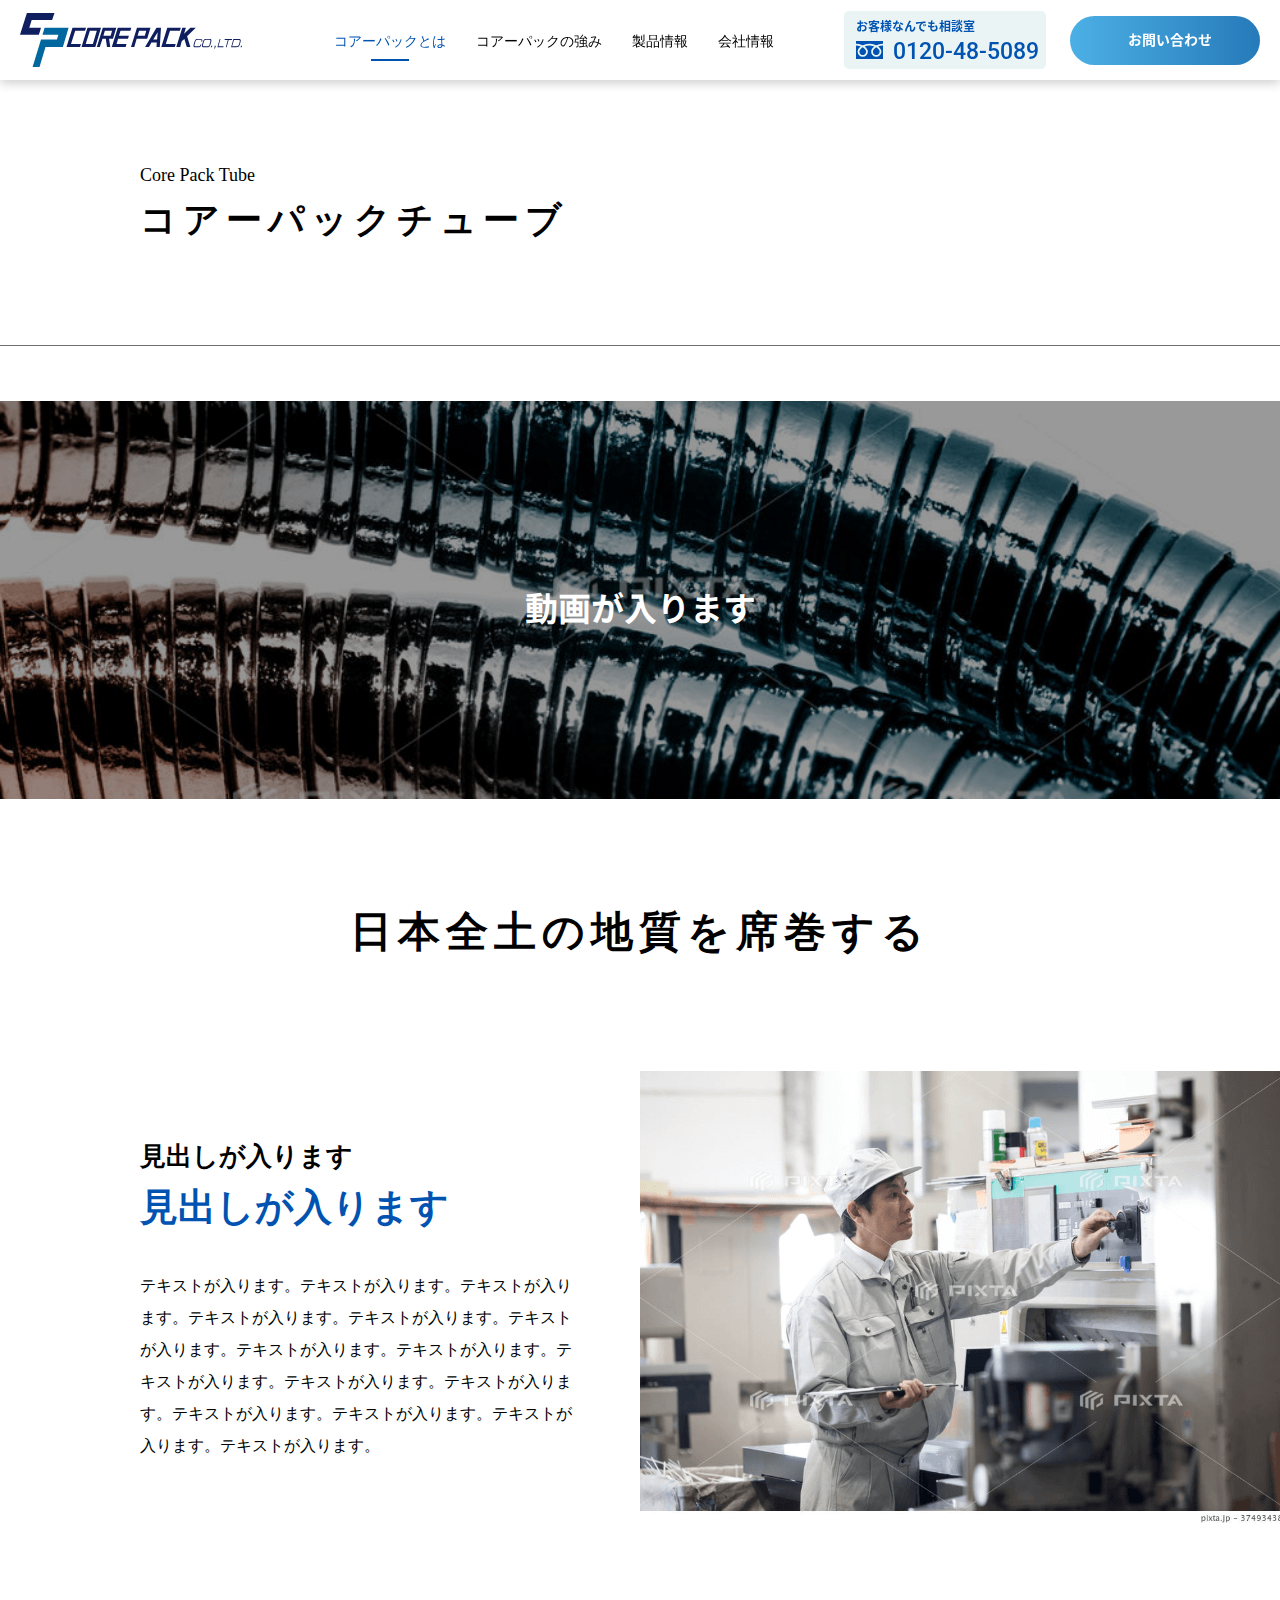
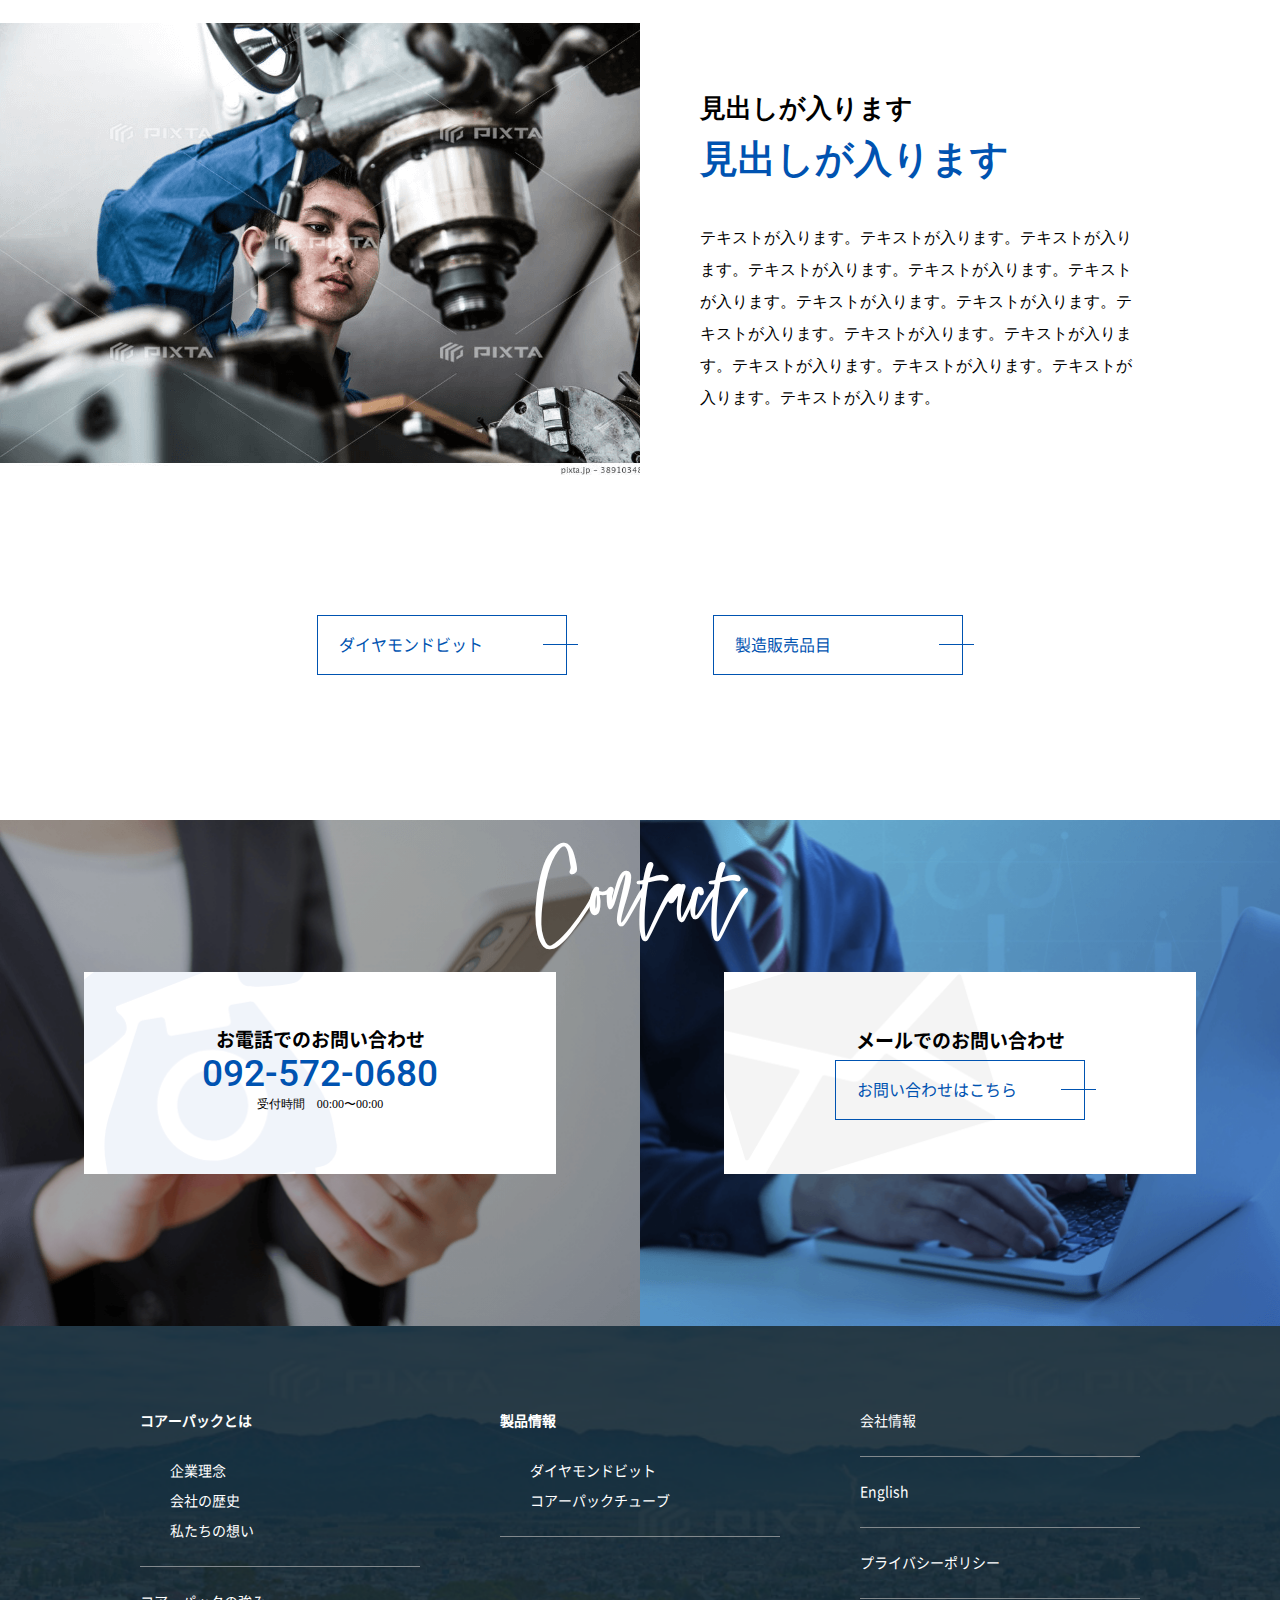
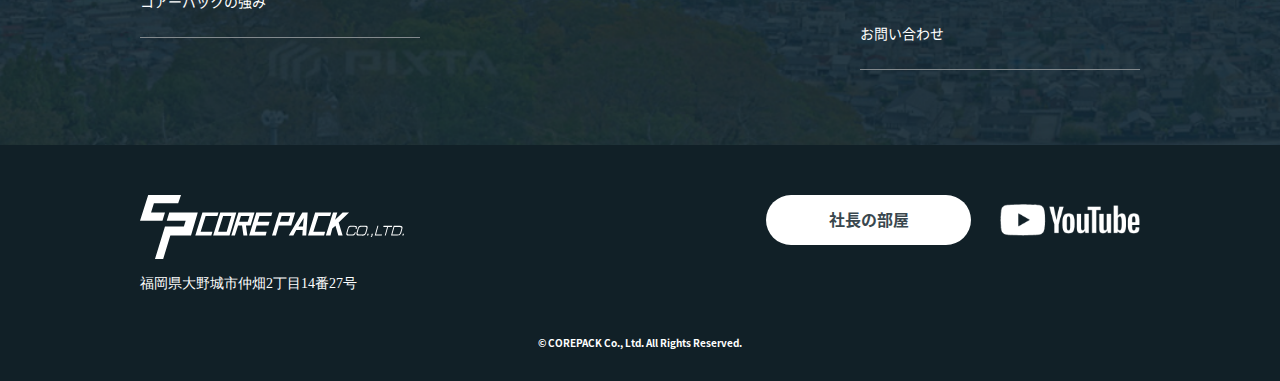
<file: tube.html>
<!DOCTYPE html>
<html>
<head>
	<title>Core Pack</title>
	<meta charset="UTF-8">
	<meta name="viewport" content="width=device-width, initial-scale=1.0">
	<link rel="stylesheet" type="text/css" href="css/style.css">
	<link rel="icon" href="images/favicon.png">
</head>
<body>
	<div class="loader-wrapper"><div class="loader"></div></div>
	<header class="site_header">
		<a class="header_logo" href="index.html">
			<img src="images/logo.svg" alt="logo image">
		</a>
		<a href="javascript:void(0);" class="navbar_toggler csp-1024" type="button" data-toggle="collapse" data-target="#collapsibleNavbar">
			<div class="navbar_toggler_inner"></div>
		</a>
		<nav class="custom_navbar">
			<ul>
				<li><a href="" class="active">コアーパックとは</a></li>
				<li><a href="">コアーパックの強み</a></li>
				<li><a href="">製品情報</a></li>
				<li><a href="">会社情報</a></li>
			</ul>
			<a href="tel:0120485089" class="header_contact_details">
				<span>お客様なんでも相談室</span>
				<p><img src="images/toll_free_icon.svg" alt="toll free icon">0120-48-5089</p>
			</a>
			<a href="#" class="header_inquiry_button"><i class="far fa-envelope"></i>お問い合わせ</a>
		</nav>
	</header>
	<section class="breadcrumb_section">
		<div class="custom_container">
			<div>
				<p class="breadcrumb_heading">Core Pack Tube</p>
				<h2 class="breadcrumb_content">コアーパックチューブ</h2>
			</div>
		</div>
	</section>
	<section class="full_width_banner_section">
		<div class="banner_image_container">
			<img src="images/tube_page_banner.png" alt="banner_image">
			<h3>動画が入ります</h3>
		</div>
	</section>
	<section class="dominate_and_handmade_elaborate_gem_section">
		<div class="dominate_and_handmade_elaborate_gem_inner">
			<div class="custom_container">
				<h3>日本全土の地質を席巻する</h3>
				<div class="custom_row custom_row_reverse">
					<div class="image_col">
						<div class="image_container">
							<img src="images/diamond_image_1.png" alt="image">
						</div>
					</div>
					<div class="text_col">
						<div class="text_content_with_description">
							<h5>見出しが入ります</h5>
							<h2>見出しが入ります</h2>
							<p>テキストが入ります。テキストが入ります。テキストが入ります。テキストが入ります。テキストが入ります。テキストが入ります。テキストが入ります。テキストが入ります。テキストが入ります。テキストが入ります。テキストが入ります。テキストが入ります。テキストが入ります。テキストが入ります。テキストが入ります。</p>
						</div>
					</div>
				</div>
				<div class="custom_row">
					<div class="image_col">
						<div class="image_container">
							<img src="images/diamond_image_2.png" alt="image">
						</div>
					</div>
					<div class="text_col">
						<div class="text_content_with_description">
							<h5>見出しが入ります</h5>
							<h2>見出しが入ります</h2>
							<p>テキストが入ります。テキストが入ります。テキストが入ります。テキストが入ります。テキストが入ります。テキストが入ります。テキストが入ります。テキストが入ります。テキストが入ります。テキストが入ります。テキストが入ります。テキストが入ります。テキストが入ります。テキストが入ります。テキストが入ります。</p>
						</div>
					</div>
				</div>
			</div>
		</div>
		<div class="corporate_btns">
			<div class="custom_container">
				<a href="#" class="button_blue">ダイヤモンドビット</a>
				<a href="#" class="button_blue">製造販売品目</a>
			</div>
		</div>
	</section>
	<footer class="site_footer">
		<div class="footer_top">
			<div class="custom_container">
				<h2>Contact</h2>
				<div class="custom_row">
					<div class="custom_col_6">
						<div class="contact_details_call_email box_call">
							<div class="text_with_white_box">
								<h5>お電話でのお問い合わせ</h5>
								<a href="tel:0925720680" class="contact_number">092-572-0680</a>
								<p>受付時間　00:00〜00:00</p>
							</div>
						</div>
					</div>
					<div class="custom_col_6">
						<div class="contact_details_call_email box_email">
							<div class="text_with_white_box">
								<h5>メールでのお問い合わせ</h5>
								<a href="#" class="button_blue">お問い合わせはこちら</a>
							</div>
						</div>
					</div>
				</div>
			</div>
		</div>
		<div class="footer_middle">
			<div class="custom_container">
				<div class="custom_row">
					<div class="custom_col_4">
						<ul class="footer_main_list">
							<li>
								<h5>コアーパックとは</h5>
								<ul>
									<li>
										<a href="#">企業理念</a>
									</li>
									<li>
										<a href="#">会社の歴史</a>
									</li>
									<li>
										<a href="#">私たちの想い</a>
									</li>
								</ul>
							</li>
							<li>
								<a href="#">コアーパックの強み</a>
							</li>
						</ul>
					</div>
					<div class="custom_col_4">
						<ul class="footer_main_list center_text">
							<li>
								<h5>製品情報</h5>
								<ul>
									<li>
										<a href="#">ダイヤモンドビット</a>
									</li>
									<li>
										<a href="#">コアーパックチューブ</a>
									</li>
								</ul>
							</li>
						</ul>
					</div>
					<div class="custom_col_4">
						<ul class="footer_main_list">
							<li>
								<a href="#">会社情報</a>
							</li>
							<li>
								<a href="#">English</a>
							</li>
							<li>
								<a href="#">プライバシーポリシー</a>
							</li>
							<li>
								<a href="#">お問い合わせ</a>
							</li>
						</ul>
					</div>
				</div>
			</div>
		</div>
		<div class="footer_bottom">
			<div class="custom_container">
				<div class="custom_row">
					<div class="logo_with_text_col">
						<img src="images/footer_logo_white.svg" alt="logo image">
						<p>福岡県大野城市仲畑2丁目14番27号</p>
					</div>
					<div class="line_to_youtube_and_president_room">
						<ul>
							<li>
								<a href="#" class="footer_button_white">社長の部屋</a>
							</li>
							<li>
								<a href="#">
									<img src="images/youtube_icon.svg" alt="logo image">
								</a>
							</li>
						</ul>
					</div>
				</div>
				<p class="copy_right_footer">© COREPACK Co., Ltd. All Rights Reserved.</p>
			</div>
		</div>
	</footer>
	<script src="js/jquery.min.js"></script>
	<script src="js/fonts-awesome-5.js"></script>
	<script src="js/custom.js"></script>
</body>
</html>
</file>
<file: css/style.css>
/*fonts css start*/
@import url('https://fonts.googleapis.com/css2?family=Roboto:wght@400;500;700&display=swap');
/*font-family: 'Roboto', sans-serif;*/
@font-face {
    font-family: 'Noto Sans CJK JP Regular';
    src: url('../fonts/NotoSansCJKjp-Regular.woff2') format('woff2'),
    url('../fonts/NotoSansCJKjp-Regular.woff') format('woff'),
    url('../fonts/NotoSansCJKjp-Regular.ttf')  format('truetype'),
    url('../fonts/NotoSansCJKjp-Regular.eot') format('embedded-opentype');
    font-style: normal;
    font-weight: 400;
}
@font-face {
    font-family: 'Noto Sans CJK JP Medium';
    src: url('../fonts/NotoSansCJKjp-Medium.woff2') format('woff2'),
    url('../fonts/NotoSansCJKjp-Medium.woff') format('woff'),
    url('../fonts/NotoSansCJKjp-Medium.ttf')  format('truetype'),
    url('../fonts/NotoSansCJKjp-Medium.eot') format('embedded-opentype');
    font-style: normal;
    font-weight: 500;
}
@font-face {
    font-family: 'Noto Sans CJK JP Bold';
    src: url('../fonts/NotoSansCJKjp-Bold.woff2') format('woff2'),
    url('../fonts/NotoSansCJKjp-Bold.woff') format('woff'),
    url('../fonts/NotoSansCJKjp-Bold.ttf')  format('truetype'),
    url('../fonts/NotoSansCJKjp-Bold.eot') format('embedded-opentype');
    font-style: initial;
    font-weight: 700;
}
@font-face {
    font-family: 'Source Han Sans JP Regular';
    src: url('../fonts/SourceHanSansJP-Regular.eot');
    src: url('../fonts/SourceHanSansJP-Regular.eot?#iefix') format('embedded-opentype'),
    url('../fonts/SourceHanSansJP-Regular.woff2') format('woff2'),
    url('../fonts/SourceHanSansJP-Regular.woff') format('woff'),
    url('../fonts/SourceHanSansJP-Regular.ttf') format('truetype');
    font-weight: 400;
    font-style: normal;
}
@font-face {
    font-family: 'Source Han Sans JP Bold';
    src: url('../fonts/SourceHanSansJP-Bold.woff') format('woff'),
    url('../fonts/SourceHanSansJP-Bold.woff2') format('woff2'),
    url('../fonts/SourceHanSansJP-Bold.eot'),
    url('../fonts/SourceHanSansJP-Bold.eot?#iefix') format('embedded-opentype'),
    url('../fonts/SourceHanSansJP-Bold.otf') format('truetype');
    font-weight: 700;
    font-style: normal;
}
@font-face {
    font-family: 'A-OTF Mincho STB Bold';
    src: url('../fonts/a-otf-a1minchostd-bold.eot');
    src: url('../fonts/a-otf-a1minchostd-bold.eot?#iefix') format('embedded-opentype'),
    url('../fonts/a-otf-a1minchostd-bold.woff2') format('woff2'),
    url('../fonts/a-otf-a1minchostd-bold.woff') format('woff'),
    url('../fonts/a-otf-a1minchostd-bold.ttf') format('truetype');
    font-weight: 700;
    font-style: normal;
}
@font-face {
    font-family: 'Watercoral Regular';
    src: url('../fonts/watercoral.eot');
    src: url('../fonts/watercoral.eot?#iefix') format('embedded-opentype'),
    url('../fonts/watercoral.woff2') format('woff2'),
    url('../fonts/watercoral.woff') format('woff'),
    url('../fonts/watercoral.ttf') format('truetype');
    font-weight: 400;
    font-style: normal;

}
/*fonts css end*/

/*common css start*/
*{
    box-sizing: border-box;
    margin: 0px;
    padding: 0px;
}
body, h1, h2, h3, h4, h5, h6, ul, li, p, a, span{
    margin: 0px;
    padding: 0px;
}
body {
    -webkit-font-smoothing: antialiased;
    -moz-font-smoothing: antialiased;
    -font-smoothing: antialiased;
    font-family: "Noto Sans CJK JP Regular";
}
body.no_scroll {
    overflow: hidden;
}
a, button, input[type=submit], select{
    cursor: pointer;
}
a, a:hover, a:focus, 
button, button:hover, button:focus,
input, input:hover, input:focus, 
textarea, textarea:hover, textarea:focus,
select, select:hover, select:focus{
    outline: 0;
    box-shadow: none;
    text-decoration: none;
}
ul, ol, li{
    list-style: none;
}
img{
    max-width: 100%;
    display: block;
}
.cpc {
    display: block !important;
}
.csp {
    display: none !important;
}
.cpc-1024 {
    display: block !important;
}
.csp-1024 {
    display: none !important;
}
@media (max-width: 1024px){
    .cpc-1024 {
        display: none !important;
    }
    .csp-1024 {
        display: block !important;
    }
}
@media (max-width: 900px){
    .cpc{
        display: none !important;
    }
    .csp{
        display: block !important;
    }
}
a.button_blue {
    display: inline-block;
    color: #0053B1;
    border: 1px solid #0053B1;
    padding: 17px 21px;
    min-width: 250px;
    text-align: left;
    position: relative;
    transition: all 0.4s;
}
a.button_blue:after {
    content: "";
    position: absolute;
    height: 1px;
    width: 35px;
    top: 0;
    bottom: 0;
    right: -12px;
    margin: auto;
    background-color: #0053B1;
    transition: all 0.4s;
}
a.button_blue:hover {
    background-color: #0053B1;
    color: #fff;
}
a.button_blue:hover:after {
    width: 0;
}
/*common css end*/

/*page pre-loader css start*/
.loader-wrapper {
    position: fixed;
    width: 100%;
    height: 100%;
    top: 0;
    left: 0;
    z-index: 99999;
    pointer-events: none;
    background-color: #fff;
}
.loader-wrapper .loader {
    position: absolute;
    top:0;
    bottom: 0;
    left:0;
    right: 0;
    margin: auto;
    -webkit-border-radius: 50%;
    border-radius: 50%;
    width: 50px;
    height: 50px;
    border-top: 3px solid rgba(62, 174, 230, 0.2);
    border-right: 3px solid rgba(62, 174, 230, 0.2);
    border-bottom: 3px solid rgba(62, 174, 230, 0.2);
    border-left: 3px solid rgba(62, 174, 230, 0.8);
    -webkit-animation: loaderSpin 1.5s infinite linear;
    animation: loaderSpin 1.5s infinite linear;
}
@-webkit-keyframes loaderSpin {
    0% {
        -webkit-transform: rotate(0deg);
        transform: rotate(0deg);
    }
    100% {
        -webkit-transform: rotate(360deg);
        transform: rotate(360deg);
    }
}

@keyframes loaderSpin {
    0% {
        -webkit-transform: rotate(0deg);
        transform: rotate(0deg);
    }
    100% {
        -webkit-transform: rotate(360deg);
        transform: rotate(360deg);
    }
}
/*page pre-loader css end*/

/*header section css start*/
header.site_header {
    display: flex;
    flex-wrap: wrap;
    align-items: center;
    padding: 11px 20px;
    position: fixed;
    left: 0;
    right: 0;
    top: 0;
    background-color: #fff;
    box-shadow: 0px 3px 10px rgb(0 0 0 / 20%);
    z-index: 9999;
}
nav.custom_navbar {
    margin-left: auto;
    display: flex;
    flex-wrap: wrap;
    align-items: center;
}
nav.custom_navbar ul {
    display: flex;
    align-items: center;
    flex-wrap: wrap;
    margin-right: 40px;
}
nav.custom_navbar ul li {
    margin-right: 30px;
}
nav.custom_navbar ul li a {
    font-family: 'Source Han Sans JP Regular';
    font-weight: 400;
    font-size: 14px;
    color: #000000;
    transition: all 0.4s;
    position: relative;
    display: inline-block;
}
nav.custom_navbar ul li a.active,
nav.custom_navbar ul li a:hover {
    color: #0053B1;
}
nav.custom_navbar ul li a:after {
    content: "";
    position: absolute;
    left: 0;
    right: 0;
    bottom: -10px;
    background-color: #0053B1;
    height: 2px;
    width: 0px;
    transition: all 0.4s;
    margin: auto;
}
nav.custom_navbar ul li a.active:after,
nav.custom_navbar ul li a:hover:after {
    width: 38px;
}
nav.custom_navbar a.header_contact_details {
    background-color: #EAF4F5;
    padding: 2px 7px 2px 12px;
    border-radius: 5px;
    margin-right: 24px;
}
nav.custom_navbar a.header_contact_details span {
    font-family: 'Source Han Sans JP Bold';
    font-weight: 700;
    font-size: 12px;
    color: #0053B1;
}
nav.custom_navbar a.header_contact_details p {
    font-family: 'Roboto', sans-serif;
    font-weight: 500;
    font-size: 23px;
    color: #0053B1;
    line-height: 30px;
}
nav.custom_navbar a.header_contact_details p img {
    display: inline-block;
    margin-right: 10px;
}
nav.custom_navbar a.header_inquiry_button {
    display: inline-block;
    background: rgb(76,176,229);
    background: -moz-linear-gradient(90deg, rgba(76,176,229,1) 0%, rgba(38,122,185,1) 100%);
    background: -webkit-linear-gradient(90deg, rgba(76,176,229,1) 0%, rgba(38,122,185,1) 100%);
    background: linear-gradient(90deg, rgba(76,176,229,1) 0%, rgba(38,122,185,1) 100%);
    filter: progid:DXImageTransform.Microsoft.gradient(startColorstr="#4cb0e5",endColorstr="#267ab9",GradientType=1);
    border-radius: 50px;
    padding: 14px;
    color: #fff;
    font-family: 'Source Han Sans JP Bold';
    font-weight: 700;
    font-size: 14px;
    min-width: 190px;
    text-align: center;
}
nav.custom_navbar a.header_inquiry_button i {
    margin-right: 10px;
    font-size: 24px;
    display: inline-block;
    vertical-align: bottom;
}
.navbar_toggler {
    padding: 0;
    height: 30px;
    width: 30px;
    border: none;
    outline: none !important;
    background-color: transparent;
    border-radius: 5px;
    position: relative;
    margin: auto 0px auto auto;
    z-index: 9999;
}
.navbar_toggler .navbar_toggler_inner,
.navbar_toggler .navbar_toggler_inner:after,
.navbar_toggler .navbar_toggler_inner:before {
    width: 30px;
    height: 4px;
    transition-timing-function: ease;
    transition-duration: 0.3s;
    transition-property: transform;
    border-radius: 4px;
    background-color: #00689E;
    position: absolute;
    left: 0;
    right: 0;
}
.navbar_toggler .navbar_toggler_inner{
    transition: top 75ms ease 0.12s,transform 75ms cubic-bezier(.55,.055,.675,.19);
    top: 0;
    bottom: 0;
    margin: auto;
}
.navbar_toggler .navbar_toggler_inner:after,
.navbar_toggler .navbar_toggler_inner:before {
    display: block;
    content: "";
}
.navbar_toggler .navbar_toggler_inner:before {
    transition: top 75ms ease 0.12s,opacity 75ms ease;
    top: -10px;
}
.navbar_toggler .navbar_toggler_inner:after {
    transition: bottom 75ms ease 0.12s,transform 75ms cubic-bezier(.55,.055,.675,.19);
    bottom: -10px;
}
.navbar_toggler.open_menu .navbar_toggler_inner {
    transition: top 75ms ease,transform 75ms cubic-bezier(.215,.61,.355,1) 0.12s;
    transform: rotate(45deg);
    top: 0;
}
.navbar_toggler.open_menu .navbar_toggler_inner:before {
    top: 0;
    transition: top 75ms ease,opacity 75ms ease 0.12s;
    opacity: 0;
}
.navbar_toggler.open_menu .navbar_toggler_inner:after {
    bottom: 0;
    transition: bottom 75ms ease,transform 75ms cubic-bezier(.215,.61,.355,1) 0.12s;
    transform: rotate(-90deg);
}
/*header section css end*/

/*home banner section css start*/
.home_banner_section {
    position: relative;
    z-index: 1;
    min-height: 100vh;
    display: flex;
    flex-wrap: wrap;
    align-items: center;
    justify-content: center;
}
.home_banner_section img {
    position: absolute;
    top: 0;
    bottom: 0;
    left: 0;
    right: 0;
    min-width: 100%;
    min-height: 100%;
    max-width: 100%;
    max-height: 100%;
    object-fit: cover;
    object-position: center;
}
.home_banner_section h1 {
    position: relative;
    z-index: 1;
    font-family: 'A-OTF Mincho STB Bold';
    color: #fff;
    text-shadow: 0px 0px 10px #000;
    letter-spacing: 9px;
    font-size: 42px;
}
/*home banner section css end*/

/*beautiful land of japan section css start*/
.beautiful_land_of_japan_section {
    padding: 115px 0px 90px;
}
.beautiful_land_of_japan_content .custom_container {
    width: 100%;
    max-width: 1030px;
    padding: 0px 15px;
    margin: auto;
    text-align: center;
}
.beautiful_land_of_japan_content h3 {
    line-height: 82px;
    font-family: 'A-OTF Mincho STB Bold';
    color: #000000;
    letter-spacing: 6px;
    font-size: 42px;
    padding-bottom: 50px;
}
.beautiful_image_container {
    display: flex;
    align-items: center;
    justify-content: center;
    padding-top: 285px;
    position: relative;
    z-index: 1;
}
.beautiful_image_container img {
    position: absolute;
    top: 0;
    bottom: 0;
    left: 0;
    right: 0;
    min-width: 100%;
    min-height: 100%;
    max-width: 100%;
    max-height: 100%;
    object-fit: cover;
    object-position: center;
}
.beautiful_image_container h5 {
    position: absolute;
    font-family: 'Noto Sans CJK JP Bold';
    font-weight: 700;
    font-size: 33px;
    line-height: 50px;
    padding: 5px 40px;
    color: #b2b2b2;
    border: 1px solid #707070;
    background-color: #ffffff;
    top: 0;
    bottom: 0;
    height: 62px;
    margin: auto;
}
.beautiful_land_of_japan_content p {
    font-family: 'Noto Sans CJK JP Regular';
    font-size: 16px;
    line-height: 32px;
    margin-bottom: 35px;
    color: #000;
}
.beautiful_land_of_japan_content h4 {
    font-family: 'A-OTF Mincho STB Bold';
    color: #000000;
    font-size: 26px;
    font-weight: 700;
    padding: 70px 0px 40px;
}
.beautiful_land_of_japan_content a.button_blue {
    margin-top: 40px;
}
/*beautiful land of japan section css end*/

/*maid in japan high quality section css start*/
.maid_in_japan_high_quality_section {
    background-color: #F0F3F5;
    padding: 60px 0px 80px;
}
.maid_in_japan_high_quality_section .custom_container {
    width: 100%;
    max-width: 1030px;
    padding: 0px 15px;
    margin: auto;
    text-align: center;
}
.maid_in_japan_high_quality_section h3 {
    line-height: 82px;
    font-family: 'A-OTF Mincho STB Bold';
    color: #000000;
    letter-spacing: 6px;
    font-size: 42px;
    padding-bottom: 50px;
}
.maid_in_japan_high_quality_section p {
    font-family: 'Noto Sans CJK JP Regular';
    font-size: 16px;
    line-height: 32px;
    margin-bottom: 35px;
    color: #000;
    text-align: left;
}
.maid_in_japan_high_quality_section h4 {
    font-family: 'A-OTF Mincho STB Bold';
    color: #000000;
    font-size: 26px;
    font-weight: 700;
    padding: 70px 0px 40px;
}
.strengths_of_core_pack_table_container {
    max-width: 1200px;
    width: 100%;
    margin: auto;
    background-color: #fff;
    padding: 40px 20px 70px;
}
.maid_in_japan_high_quality_image_container img {
    width: 100%;
}
.strength_table {
    display: table;
    width: 1000px;
    max-width: 100%;
    margin: auto;
}
.strength_table_row {
    display: table-row;
}
.strength_table_th, .strength_table_td {
    display: table-cell;
    border-bottom: 1px solid #C4C4C4;
}
.strength_table_th p, .strength_table_td p {
    margin: 0px !important;
    padding: 24px;
}
.strengths_of_core_pack_table_container a.button_blue {
    display: table;
    margin: 55px auto 0px;
}
/*maid in japan high quality section css end*/

/*used for multiple purpose section css start*/
.used_for_multiple_purpose_section {
    padding: 90px 0px 70px;
}
.used_for_multiple_purpose_section .custom_container {
    width: 100%;
    max-width: 1080px;
    padding: 0px 40px;
    margin: auto;
    text-align: center;
}
.used_for_multiple_purpose_section h3 {
    line-height: 82px;
    font-family: 'A-OTF Mincho STB Bold';
    color: #000000;
    letter-spacing: 6px;
    font-size: 42px;
    padding-bottom: 50px;
}
.used_for_multiple_purpose_section h4 {
    font-family: 'A-OTF Mincho STB Bold';
    color: #000000;
    font-size: 32px;
    font-weight: 700;
    padding: 90px 0px 50px;
}
.used_for_multiple_purpose_image img {
    width: 100%;
}
.used_for_multiple_purpose_section .custom_row {
    display: flex;
    flex-wrap: wrap;
    margin: 0px -40px;
}
.used_for_multiple_purpose_section .custom_col_6 {
    flex: 0 0 50%;
    max-width: 50%;
    padding: 0px 40px;
}
.used_for_multiple_purpose_section .custom_col_12 {
    flex: 0 0 100%;
    max-width: 100%;
    padding: 0px 40px;
}
.product_info_image_box {
    position: relative;
    display: table;
    width: 100%;
    overflow: hidden;
    padding-top: 65.22%;
}
.product_info_image_box img {
    position: absolute;
    top: 0;
    bottom: 0;
    left: 0;
    right: 0;
    min-width: 100%;
    min-height: 100%;
    max-width: 100%;
    max-height: 100%;
    object-fit: cover;
    object-position: center;
}
.product_info_image_box h5 {
    color: #fff;
    font-family: 'Source Han Sans JP Bold';
    font-weight: 700;
    font-size: 23px;
    position: absolute;
    top: 0;
    left: 0;
    bottom: 0;
    right: 0;
    margin: auto;
    display: flex;
    justify-content: center;
    align-items: center;
}
.used_for_multiple_purpose_section a.button_blue {
    margin-top: 100px;
}
/*used for multiple purpose section css end*/

/*product info section css start*/
.product_info_section {
    background-color: #F0F3F5;
    padding: 65px 0px 100px;
}
.product_info_section .custom_container {
    width: 100%;
    max-width: 1030px;
    padding: 0px 15px;
    margin: auto;
    text-align: center;
}
.product_info_section h3 {
    line-height: 82px;
    font-family: 'A-OTF Mincho STB Bold';
    color: #000000;
    letter-spacing: 6px;
    font-size: 42px;
    padding-bottom: 50px;
}
.product_info_table {
    display: table;
    width: 100%;
    text-align: left;
    border-top: 1px solid #E3E3E3;
}
.product_info_table_row {
    display: table-row;
}
.product_info_table_th, .product_info_table_td {
    display: table-cell;
    vertical-align: middle;
    padding: 32px;
    border-bottom: 1px solid #E3E3E3;
}
.product_info_table_th p, .product_info_table_td p {
    font-family: 'Noto Sans CJK JP Regular';
    font-size: 16px;
    line-height: 32px;
    color: #000;
}
.product_info_table_td a {
    float: right;
}
/*product info section css end*/

/*footer section css start*/
.footer_top {
    position: relative;
}
.footer_top h2 {
    position: absolute;
    font-size: 84px;
    font-family: 'Watercoral Regular';
    left: 0;
    right: 0;
    top: 0;
    margin: auto;
    text-align: center;
    color: #ffffff;
}
.footer_top .custom_container {
    width: 100%;
    max-width: 100%;
    padding: 0px;
}
.footer_top .custom_row {
    display: flex;
    flex-wrap: wrap;
}
.footer_top .custom_col_6 {
    flex: 0 0 50%;
}
.footer_top .contact_details_call_email{
    padding: 152px 84px;
}
.contact_details_call_email.box_call {
    background-image: url(../images/footer_contact_bg_left.png);
    background-size: cover;
    background-repeat: no-repeat;
}
.contact_details_call_email.box_email {
    background-image: url(../images/footer_contact_bg_right.png);
    background-size: cover;
    background-repeat: no-repeat;
}
.contact_details_call_email .text_with_white_box {
    background-color: #fff;
    min-height: 202px;
    display: flex;
    align-items: center;
    justify-content: center;
    flex-direction: column;
    padding: 20px;
}
.contact_details_call_email.box_call .text_with_white_box {
    background-image: url(../images/call_bg.png);
    background-size: contain;
    background-position: left center;
    background-repeat: no-repeat;
}
.contact_details_call_email.box_email .text_with_white_box {
    background-image: url(../images/email_bg.png);
    background-size: contain;
    background-position: left center;
    background-repeat: no-repeat;
}
.contact_details_call_email .text_with_white_box h5 {
    font-family: 'Noto Sans CJK JP Bold';
    font-size: 19px;
    padding-bottom: 5px;
    color: #000000;
}
.contact_details_call_email .text_with_white_box a.contact_number {
    font-family: 'Roboto', sans-serif;
    font-weight: 500;
    font-size: 37px;
    color: #0053B1;
    line-height: 30px;
}
.contact_details_call_email .text_with_white_box p {
    font-family: 'Source Han Sans JP Regular';
    font-size: 12px;
    line-height: 32px;
    color: #000000;
}

.footer_middle {
    padding: 60px 0px 75px;
    background-color: #132733;
    background-image: url(../images/footer_menu_bg.png);
    background-size: cover;
    background-repeat: no-repeat;
}
.footer_middle .custom_container {
    width: 100%;
    max-width: 1080px;
    padding: 0px 40px;
    margin: auto;
}
.footer_middle .custom_row {
    display: flex;
    flex-wrap: wrap;
    margin: 0px -40px;
}
.footer_middle .custom_col_4 {
    flex: 0 0 33.33%;
    max-width: 33.33%;
    padding: 0px 40px;
}
.footer_main_list > li {
    padding: 20px 0px;
    border-bottom: 1px solid #82898D;
}
.footer_main_list > li > ul {
    padding: 0px 30px;
}
.footer_main_list > li > h5, .footer_main_list > li > a, .footer_main_list > li > ul > li > a {
    font-family: 'Noto Sans CJK JP Regular';
    color: #ffffff;
    font-size: 14px;
    line-height: 30px;
}
.footer_main_list > li > h5 {
    padding-bottom: 20px;
}
.footer_bottom {
    background-color: #112027;
    padding: 50px 0px 30px;
}
.footer_bottom .custom_container {
    width: 100%;
    max-width: 1030px;
    padding: 0px 15px;
    margin: auto;
}
.footer_bottom .custom_row {
    display: flex;
    flex-wrap: wrap;
    margin: 0px -15px;
}
.logo_with_text_col, .line_to_youtube_and_president_room {
    flex: 0 0 50%;
    max-width: 50%;
    padding: 0px 15px;
}
.logo_with_text_col p {
    font-family: 'Source Han Sans JP Regular';
    font-size: 14px;
    line-height: 32px;
    color: #ffffff;
    font-weight: 400;
    padding-top: 10px;
}
.line_to_youtube_and_president_room {
    text-align: right;
}
.line_to_youtube_and_president_room ul {
    text-align: right;
}
.line_to_youtube_and_president_room ul li {
    display: inline-block;
    vertical-align: middle;
}
.line_to_youtube_and_president_room ul li a.footer_button_white {
    padding: 10px 62px;
    background-color: #fff;
    min-width: 205px;
    color: #39474E;
    font-family: 'Source Han Sans JP Bold';
    font-weight: 700;
    line-height: 30px;
    font-size: 16px;
    border-radius: 40px;
    margin-right: 25px;
    display: inline-block;
    text-align: center;
}
.copy_right_footer {
    text-align: center;
    font-size: 10px;
    padding-top: 35px;
    font-family: 'Source Han Sans JP Bold';
    font-weight: 700;
    color: #ffffff;
}
/*footer section css end*/

/*contact page form css start*/
.input_form_section {
    padding: 60px 0px 190px;
}
.input_form_section .custom_container {
    width: 100%;
    max-width: 1030px;
    padding: 0px 15px;
    margin: auto;
}
.common_section_title {
    display: flex;
    align-items: center;
    border-bottom: 1px solid #D9E3E8;
    padding-bottom: 4px;
    margin-bottom: 35px;
}
.common_section_title h3 {
    font-size: 24px;
    margin-bottom: 0;
    padding-left: 15px;
    color: #000;
    font-family: 'Noto Sans CJK JP Bold';
    font-weight: 700;
}
.input_form_section .text_content p {
    font-family: 'Source Han Sans JP Regular';
    font-size: 16px;
    line-height: 32px;
    color: #000000;
    font-weight: 400;
    margin-bottom: 30px;
}
.input_form_container, .questionnaire_form_container {
    background-color: #F0F3F5;
    padding: 20px 50px;
    margin-bottom: 50px;
}
.input_form_container form, .questionnaire_form_container form {
    display: table;
    width: 100%;
}
.single_input_row {
    display: table-row;
}
.full_width_row {
    display: inline-block;
    text-align: center;
    width: 100%;
    padding: 28px 20px 10px;
}
.label_td {
    width: 335px;
}
.label_td, .input_field_td {
    display: table-cell;
    vertical-align: middle;
    padding: 18px 8px;
    border-bottom: 1px dashed #C4C4C4;
}
.label_td.top_align, .input_field_td.top_align {
    vertical-align: top;
}
.label_td p {
    display: inline-block;
    white-space: nowrap;
    padding-left: 38px;
    position: relative;
    font-family: 'Noto Sans CJK JP Medium';
    font-weight: 500;
    font-size: 16px;
    line-height: 24px;
}
.label_td p img {
    position: absolute;
    left: 0;
    top: 0;
    bottom: 0;
    margin: auto;
}
.full_width_row p {
    font-family: 'Noto Sans CJK JP Medium';
    font-weight: 500;
    font-size: 16px;
    line-height: 24px;
}
.input_field_td span {
    font-family: 'Noto Sans CJK JP Medium';
    font-weight: 500;
    font-size: 16px;
    line-height: 24px;
    display: inline-block;
    padding: 10px 0px 0px;
}
.input_field_td input:not([type="radio"], [type="checkbox"]), .input_field_td select, .input_field_td textarea {
    border: 1px solid #333333;
    width: 100%;
    height: 50px;
    padding: 0px 20px;
    color: #000000;
     font-family: 'Noto Sans CJK JP Regular';
    font-weight: 400;
    font-size: 16px;
}
.input_field_td select {
    -webkit-appearance: none;
    padding-right: 30px;
    background-image: url(../images/select_arrow.png);
    background-repeat: no-repeat;
    background-position: center right 15px;
    max-width: 140px;
}
.input_field_td textarea {
    height: 170px;
    padding: 10px;
    resize: none;
}
.input_field_td .width_1 {
    max-width: 490px;
}
.input_field_td .width_2 {
    max-width: 440px;
}
.input_field_td .width_3 {
    max-width: 300px;
}
.input_field_td .width_4 {
    max-width: 220px;
}
.two_input_container {
    padding: 0px;
}
.two_input_row {
    display: flex;
    margin: 0px -8px;
    flex-wrap: wrap;
}
.two_input_col {
    padding: 0px 8px;
}
.two_opt_inline {
    display: flex;
    flex-wrap: wrap;
}
.all_opt_inline {
    display: flex;
    flex-wrap: wrap;
    max-width: 440px;
    justify-content: space-between;
}
.two_opt_inline .single_radio {
    flex: 0 0 35%;
}
.holder_col {
    color: #B0A99A !important;
}
.active_col {
    color: #000000 !important;
}
.submit_form_button {
    text-align: center;
}
/*contact page form css end*/

/*full width banner section css start*/
.full_width_banner_section {
    padding: 183px 15px 165px;
    text-align: center;
    position: relative;
    overflow: hidden;
    margin-top: 55px;
    z-index: 1;
}
.full_width_banner_section img {
    position: absolute;
    top: 0;
    bottom: 0;
    left: 0;
    right: 0;
    min-width: 100%;
    min-height: 100%;
    max-width: 100%;
    max-height: 100%;
    object-fit: cover;
    object-position: center;
    z-index: -1;
}
.full_width_banner_section h3 {
    font-size: 33px;
    font-family: 'Noto Sans CJK JP Bold';
    color: #ffffff;
}
/*full width banner section css end*/

/*dominate and handmade elaborate gem section css start*/
.dominate_and_handmade_elaborate_gem_section {
    padding: 90px 0px 145px;
}
.dominate_and_handmade_elaborate_gem_inner h3 {
    line-height: 82px;
    font-family: 'A-OTF Mincho STB Bold';
    color: #000000;
    letter-spacing: 6px;
    font-size: 42px;
    padding-bottom: 50px;
    text-align: center;
}
.dominate_and_handmade_elaborate_gem_inner .custom_container {
    padding: 0px 15px;
}
.dominate_and_handmade_elaborate_gem_inner .custom_row {
    margin: 0px -15px;
    padding: 50px 0px;
    display: flex;
    flex-wrap: wrap;
    align-items: center;
}
.dominate_and_handmade_elaborate_gem_inner .custom_row.custom_row_reverse {
    flex-direction: row-reverse;
}
.dominate_and_handmade_elaborate_gem_inner .image_col {
    flex: 0 0 50%;
    max-width: 50%;
}
.dominate_and_handmade_elaborate_gem_inner .text_col {
    flex: 0 0 560px;
    max-width: 560px;
    padding: 0 60px;
}
.dominate_and_handmade_elaborate_gem_inner .image_container {
    position: relative;
    overflow: hidden;
    padding: 35.31% 15px;
}
.dominate_and_handmade_elaborate_gem_inner .image_container img {
    position: absolute;
    top: 0;
    bottom: 0;
    left: 0;
    right: 0;
    min-width: 100%;
    min-height: 100%;
    max-width: 100%;
    max-height: 100%;
    object-fit: cover;
    object-position: center;
}
.dominate_and_handmade_elaborate_gem_inner .image_container h5 {
    position: relative;
    font-family: 'Noto Sans CJK JP Bold';
    font-weight: 700;
    font-size: 33px;
    line-height: 50px;
    padding: 5px 40px;
    color: #b2b2b2;
    border: 1px solid #707070;
    background-color: #ffffff;
    display: table;
    margin: auto;
}
.dominate_and_handmade_elaborate_gem_inner .text_content_with_description h5 {
    font-family: 'A-OTF Mincho STB Bold';
    line-height: 50px;
    font-size: 26px;
    color: #000000;
}
.dominate_and_handmade_elaborate_gem_inner .text_content_with_description h2 {
    font-family: 'A-OTF Mincho STB Bold';
    line-height: 50px;
    font-size: 38px;
    color: #0053B1;
    padding-bottom: 40px;
}
.dominate_and_handmade_elaborate_gem_inner .text_content_with_description p {
    font-family: 'Source Han Sans JP Regular';
    line-height: 32px;
    font-size: 16px;
    color: #000000;
}
/*dominate and handmade elaborate gem section css end*/

/*inner page maid in japan section css start*/
.maid_in_japan_high_quality_section.inner_page_maid_in_japan_section {
    background-color: #ffffff;
}
.inner_page_maid_in_japan_section .strengths_of_core_pack_table_container {
    background-color: #F0F3F5;
}
.inner_page_maid_in_japan_section .strength_table_th, .inner_page_maid_in_japan_section .strength_table_td {
    border-bottom-color: #ffffff;
}
/*inner page maid in japan section css end*/

/*main achievements section css start*/
.main_achievements_section {
    padding: 60px 0px 80px;
}
.main_achievements_section .custom_container {
    width: 100%;
    max-width: 1080px;
    padding: 0px 45px;
    margin: auto;
}
.main_achievements_section .custom_row {
    display: flex;
    flex-wrap: wrap;
    margin: 0px -45px;
    align-items: center;
    padding: 50px 0px;
}
.main_achievements_section .custom_row.custom_row_reverse {
    flex-direction: row-reverse;
}
.main_achievements_section .custom_col_6 {
    flex: 0 0 50%;
    max-width: 50%;
    padding: 0px 45px;
}
.main_achievements_image img {
    width: 100%;
}
.main_achievements_section .numaric_text {
    text-align: center;
}
.main_achievements_section .text_content_with_description h5 {
    font-family: 'A-OTF Mincho STB Bold';
    line-height: 50px;
    font-size: 26px;
    color: #000000;
}
.main_achievements_section .text_content_with_description h2 {
    font-family: 'A-OTF Mincho STB Bold';
    line-height: 50px;
    font-size: 38px;
    color: #0053B1;
    padding-bottom: 40px;
}
.main_achievements_section .text_content_with_description p {
    font-family: 'Source Han Sans JP Regular';
    line-height: 32px;
    font-size: 16px;
    color: #000000;
}
.main_achievements_section .numaric_text h2 {
    font-family: 'A-OTF Mincho STB Bold';
    color: #0053B1;
}
.main_achievements_section .numaric_text h2.big_text {
    font-size: 250px;
    line-height: 330px;
}
.main_achievements_section .numaric_text h2.small_text {
    font-size: 150px;
    line-height: 200px;
}
/*main achievements section css end*/

/*breadcrumb section css start*/
.breadcrumb_section {
    padding: 165px 0 100px;
    border-bottom: 1px solid #707070;
}
.breadcrumb_section .custom_container {
    max-width: 1030px;
    width: 100%;
    padding: 0 15px;
    margin: auto;
}
.breadcrumb_section p {
    font-size: 18px;
    margin-bottom: 10px;
    font-family: 'A-OTF Mincho STB Bold';
}
.breadcrumb_section h2 {
    font-size: 36px;
    margin-bottom: 0px;
    font-family: 'A-OTF Mincho STB Bold';
    letter-spacing: 6px;
}
/*breadcrumb section css end*/

/*about banner section css start*/
.inner_page_banner_section {
    background-image: url('../images/about_banner.png');
    background-repeat: no-repeat;
    background-position: center;
    background-size: cover;
    padding: 183px 15px 165px;
    text-align: center;
    border: 1px solid #707070;
    margin-top: 55px;
}
.inner_page_banner_section h3 {
    font-size: 33px;
    font-family: 'Noto Sans CJK JP Bold';
    color: rgba(0, 0, 0, 0.30);
}
/*about banner section css end*/

/*to hold section css start*/
.to_hold_section {
    padding: 95px 0 160px;
}
.to_hold_section .custom_container {
    max-width: 1030px;
    width: 100%;
    padding: 0 15px;
    margin: auto;
}
.header_sec h3 {
    line-height: 82px;
    font-family: 'A-OTF Mincho STB Bold';
    color: #000000;
    letter-spacing: 6px;
    font-size: 42px;
    padding-bottom: 60px;
    text-align: center;
}
.to_hold_section p {
    font-size: 16px;
    line-height: 30px;
    font-family: 'Source Han Sans JP Regular';
}
.to_hold_contant_heading {
    margin-bottom: 40px;
}
/*to hold section css end*/

/*corporate section css start*/
.corporate_section {
    padding-bottom: 180px;
}
.corporate_section .custom_container {
    max-width: 1030px;
    width: 100%;
    padding: 0 15px;
    margin: auto;
}
.corporate_contant {
    padding-bottom: 100px;
}
.corporate_contant p {
    margin-bottom: 45px;
    font-size: 16px;
    line-height: 30px;
    font-family: 'Source Han Sans JP Regular';
}
.corporate_contant p:last-child {
    margin-bottom: 0;
}
.corporate_image_sec img {
    width: 100%;
}
.corporate_btns {
    padding: 90px 0 0;
}
.corporate_btns .custom_container {
    max-width: 676px !important;
    width: 100%;
    padding: 0 15px;
    margin: auto;
    display: flex;
    flex-wrap: wrap;
    justify-content: space-between;
}
/*corporate section css end*/

/*history banner section css start*/
.history_banner_section{
    margin-top: 45px;
}
.history_banner_section img{
    width: 100%;
}

/*history banner section css end*/

/*showa section css start*/
.showa_section {
    padding: 35px 0 200px;
}
.showa_section .custom_container {
    max-width: 1030px;
    width: 100%;
    padding: 0 15px;
    margin: auto;
}
.showa_table {
    display: table;
    width: 100%;
    margin: auto;
}
.showa_table_row {
    display: table-row;
}
.showa_table_th, .showa_table_td {
    display: table-cell;
    border-bottom: 1px solid #D3D3D3;
    padding: 28px 25px;
}
.showa_table_td {
    padding-right: 0;
}
.showa_table_th p, .showa_table_td p {
    font-size: 16px;
    line-height: 30px;
}
.showa_table_image {
    display: flex;
    justify-content: space-between;
}
.showa_image_first {
    padding-top: 16px;
}
/*showa section css end*/

/*rich in variation section css start*/
.rich_in_variation_section {
    text-align: center;
    padding: 85px 15px 130px;
}
.rich_in_variation_section h3 {
    line-height: 82px;
    font-family: 'A-OTF Mincho STB Bold';
    color: #000000;
    letter-spacing: 6px;
    font-size: 42px;
    padding-bottom: 0 !important;
}
/*rich in variation section css end*/

/*production banner section css start*/
.production_banner_section {
    margin-top: 0 !important;
}
/*production banner section css end*/

/*diamond bit and core pack section css start*/
.diamond_bit_and_core_pack_section {
    padding: 0 0 80px !important;
}
.diamond_bit_and_core_pack_section .custom_container {
    max-width: 1030px;
    width: 100%;
    padding: 0 15px;
    margin: auto;
}
.diamond_bit_and_core_pack_contant p{
    padding: 60px 0;
    font-size: 16px;
    font-family: 'Source Han Sans JP Regular';
    line-height: 30px;
    text-align: left;
}
/*diamond bit and core pack section css end*/

/*manufactured section css start*/
.manufactured_section .custom_container {
    max-width: 1030px;
    width: 100%;
    padding: 0 15px;
    margin: auto;
}
.manufactured_section .image_heading,
.pamphlet_section .image_heading {
    margin-bottom: 30px;
}
.manufactured_content_sec p {
    font-family: 'Source Han Sans JP Regular';
    font-size: 16px;
    margin-bottom: 30px;
}
.manufactured_table {
    display: table;
    width: 100%;
    margin: auto;
    margin-bottom: 40px;
}
.manufactured_table:last-child {
    margin-bottom: 0;
}
.manufactured_row {
    display: table-row;
}
.manufactured_th {
    background-color: #F0F3F5;
    border-bottom: 2px solid #0053B1;
    padding: 10px 15px;
    text-align: left;
}
.manufactured_th p {
    color: #0053B1;
    font-size: 18px;
    font-family: 'Source Han Sans JP Bold';
    font-weight: bold;
}
.manufactured_th, .manufactured_td {
    display: table-cell;
}
.manufactured_td {
    padding: 0px 15px 0;
}
.manufactured_td_first {
    padding-top: 20px;
}
.manufactured_td p {
    font-size: 16px;
    font-family: 'Source Han Sans JP Regular';
    line-height: 30px;
}
.manufactured_th a, .manufactured_td a {
    color: #0053B1;
    font-family: 'Source Han Sans JP Regular';
}
.manufactured_td a span {
    margin-left: 20px;
}
.manufactured_table_space {
    padding-bottom: 55px;
}
.manufactured_table .manufactured_row .manufactured_td:first-child {
    width: 360px;
}
/*manufactured section css end*/

/*pamphlet section css start*/
.pamphlet_section {
    padding: 100px 0 145px;
}
.pamphlet_section .custom_container {
    max-width: 1030px;
    width: 100%;
    padding: 0 15px;
    margin: auto;
}
.pamphlet_content_sec {
    padding-bottom: 150px;
}
.pamphlet_section .custom_row {
    display: flex;
    flex-wrap: wrap;
    margin-left: -15px;
    margin-right: -15px;
}
.pamphlet_section .text_col {
    flex: 0 0 calc(100% - 400px);
    max-width: calc(100% - 400px);
    padding: 0 15px;
}
.pamphlet_section .image_col {
    flex: 0 0 400px;
    max-width: 400px;
    padding: 0 15px;
}
.pamphlet_content p,
.pamphlet_content a {
    font-size: 16px;
    font-family: 'Source Han Sans JP Regular';
    line-height: 30px;
}
.pamphlet_content a {
    color: #0053B1;
}
.pamphlet_image img {
    width: 100%;
}
.pamphlet_btn .custom_container {
    max-width: 690px !important;
    width: 100%;
    padding: 0 15px;
    margin: auto;
    display: flex;
    flex-wrap: wrap;
    justify-content: space-between;
}
/*pamphlet section css end*/

/*company banner section css start*/
.company_banner_section {
    margin-top: 55px;
}
.company_banner_section img {
    width: 100%;
}
/*company banner section css end*/

/*company profile section css start*/
.company_profile_section {
    padding: 90px 0 80px;
}
.company_profile_section .custom_container {
    max-width: 1030px;
    width: 100%;
    padding: 0 15px;
    margin: auto;
}
.company_profile_heading {
    margin-bottom: 25px;
}
.company_profile_content p {
    font-size: 16px;
    font-family: 'Source Han Sans JP Regular';
    line-height: 30px;
    margin-bottom: 45px;
}
.company_profile_content p:last-child {
    margin-bottom: 0;
}
.company_profile_table {
    display: table;
    width: 100%;
    margin: auto;
}
.company_profile_row {
    display: table-row;
}
.company_profile_th, .company_profile_td {
    display: table-cell;
    border-bottom: 1px solid #D3D3D3;
    padding: 25px 15px;
}
.company_profile_th {
    min-width: 215px;
}
.company_profile_table_inner .company_profile_th, .company_profile_table_inner .company_profile_td {
    border-bottom: none;
    padding: 0;
    padding-bottom: 30px;
    min-width: auto;
}
.company_profile_table_inner .company_profile_row:last-child .company_profile_th,
.company_profile_table_inner .company_profile_row:last-child .company_profile_td{
    padding-bottom: 0px;
}
.company_profile_content {
    padding-bottom: 90px;
}
.company_profile_table p,
.company_profile_table a {
    font-size: 16px;
    line-height: 30px;
    color: #000;
    font-family: 'Noto Sans CJK JP Regular';
}
.company_profile_table p span {
    margin-left: 90px;
}
.company_profile_td li {
    position: relative;
    padding-left: 15px;
}
.company_profile_td li:after {
    content: '';
    position: absolute;
    top: 13px;
    left: 5px;
    width: 3px;
    height: 3px;
    border-radius: 50%;
    background-color: #000;
}
/*company profile section css end*/

/*access section css start*/
.access_section {
    padding-bottom: 190px;
}
.access_section .custom_container {
    max-width: 1030px;
    width: 100%;
    padding: 0 15px;
    margin: auto;
}
.access_heading {
    margin-bottom: 30px;
}
.access_content a, .access_content p {
    font-family: 'Noto Sans CJK JP Regular';
    color: #000;
    font-size: 16px;
    line-height: 30px;
}
.access_map {
    margin-top: 30px;
}
.access_map iframe {
    max-width: 100%;
}
/*access section css end*/

/*responsive css start*/
@media(max-width: 1279px) {
    a.button_blue {
        padding: 12px 21px;
        min-width: 240px;
    }
    header.site_header {
        padding: 10px;
    }
    .header_logo img {
        max-width: 180px;
    }
    nav.custom_navbar ul {
        margin-right: 0px;
    }
    nav.custom_navbar ul li {
        margin-right: 25px;
    }
    nav.custom_navbar a.header_contact_details {
        margin-right: 15px;
    }
    nav.custom_navbar a.header_contact_details p {
        font-size: 20px;
    }
    nav.custom_navbar a.header_contact_details p img {
        max-width: 20px;
        margin-right: 5px;
    }
    nav.custom_navbar a.header_inquiry_button {
        min-width: 160px;
    }
    .home_banner_section h1 {
        letter-spacing: 6px;
        font-size: 36px;
    }
    .beautiful_land_of_japan_content h3,
    .maid_in_japan_high_quality_section h3,
    .used_for_multiple_purpose_section h3,
    .product_info_section h3,
    .header_sec h3,
    .rich_in_variation_section h3,
    .dominate_and_handmade_elaborate_gem_inner h3 {
        line-height: 60px;
        letter-spacing: 4px;
        font-size: 36px;
        padding-bottom: 30px;
    }
    .beautiful_image_container h5,
    .dominate_and_handmade_elaborate_gem_inner .image_container h5 {
        font-size: 24px;
    }
    .beautiful_land_of_japan_content h4,
    .maid_in_japan_high_quality_section h4,
    .used_for_multiple_purpose_section h4 {
        font-size: 24px;
        padding: 45px 0px 30px;
    }
    .beautiful_land_of_japan_content p {
        margin-bottom: 20px;
    }
    .maid_in_japan_high_quality_section h4 {
        font-size: 24px;
        padding: 40px 0px 20px;
    }
    .maid_in_japan_high_quality_section p {
        margin-bottom: 20px;
    }
    .strengths_of_core_pack_table_container {
        max-width: 1080px;
    }
}
@media(max-width: 1160px) {
    .beautiful_land_of_japan_content .custom_container,
    .maid_in_japan_high_quality_section .custom_container,
    .maid_in_japan_high_quality_section .custom_container,
    .used_for_multiple_purpose_section .custom_container,
    .product_info_section .custom_container,
    .footer_middle .custom_container,
    .footer_bottom .custom_container,
    .input_form_section .custom_container,
    .company_profile_section .custom_container,
    .main_achievements_section .custom_container {
        max-width: 900px;
    }
    .used_for_multiple_purpose_section .custom_container,
    .footer_middle .custom_container,
    .main_achievements_section .custom_container {
        padding: 0px 15px;
    }
    .used_for_multiple_purpose_section .custom_row,
    .footer_middle .custom_row,
    .main_achievements_section .custom_row {
        margin: 0px -15px;
    }
    .used_for_multiple_purpose_section .custom_col_6,
    .used_for_multiple_purpose_section .custom_col_12,
    .footer_middle .custom_col_4,
    .main_achievements_section .custom_col_6 {
        padding: 0px 15px;
    }
    .used_for_multiple_purpose_section a.button_blue {
        margin-top: 50px;
    }
    .footer_middle {
        padding: 40px 0px;
    }
    .line_to_youtube_and_president_room ul li a.footer_button_white {
        padding: 10px 30px;
        min-width: auto;
    }
    .beautiful_land_of_japan_section,
    .maid_in_japan_high_quality_section,
    .used_for_multiple_purpose_section,
    .product_info_section,
    .input_form_section,
    .dominate_and_handmade_elaborate_gem_section,
    .main_achievements_section {
        padding: 50px 0px;
    }
    .strengths_of_core_pack_table_container {
        max-width: 870px;
        padding: 20px;
    }
    .strengths_of_core_pack_table_container a.button_blue {
        margin: 25px auto auto;
    }
    .footer_top h2 {
        font-size: 60px;
    }
    .footer_top .contact_details_call_email{
        padding: 110px 40px;
    }
    .input_form_container, .questionnaire_form_container {
        padding: 20px;
        margin-bottom: 35px;
    }
    .input_field_td .width_1 {
        max-width: 430px;
    }
    .input_field_td .width_2 {
        max-width: 400px;
    }
    .input_field_td .width_3 {
        max-width: 270px;
    }
    .input_field_td .width_4 {
        max-width: 190px;
    }
    .dominate_and_handmade_elaborate_gem_inner .text_content_with_description h5,
    .main_achievements_section .text_content_with_description h5 {
        font-size: 22px;
        line-height: 40px;
    }
    .dominate_and_handmade_elaborate_gem_inner .text_content_with_description h2,
    .main_achievements_section .text_content_with_description h2 {
        font-size: 30px;
        line-height: 40px;
        padding-bottom: 25px;
    }
    .dominate_and_handmade_elaborate_gem_inner .text_content_with_description p,
    .main_achievements_section .text_content_with_description p {
        line-height: 28px;
    }
    .dominate_and_handmade_elaborate_gem_inner .text_col {
        flex: 0 0 500px;
        max-width: 500px;
        padding: 0 40px;
    }
    .main_achievements_section .numaric_text h2.big_text {
        font-size: 200px;
        line-height: normal;
    }
    .main_achievements_section .numaric_text h2.small_text {
        font-size: 120px;
        line-height: normal;
    }
    .breadcrumb_section {
        padding: 130px 0 80px;
    }
    .breadcrumb_section h2 {
        font-size: 32px;
    }
    .inner_page_banner_section {
        padding: 120px 15px 120px;
        margin-top: 35px;
    }
    .inner_page_banner_section h3 {
        font-size: 28px;
    }
    .to_hold_section {
        padding: 75px 0 130px;
    }
    .to_hold_contant_heading {
        margin-bottom: 30px;
    }
    .corporate_contant p {
        margin-bottom: 40px;
    }
    .corporate_section {
        padding-bottom: 140px;
    }
    .corporate_btns {
        padding-top: 50px;
    }
    .breadcrumb_section .custom_container,
    .showa_section .custom_container,
    .diamond_bit_and_core_pack_section .custom_container,
    .manufactured_section .custom_container,
    .pamphlet_section .custom_container{
        max-width: 900px;
    }
    .showa_table_th {
        width: 120px;
    }
    .showa_table_th p, .showa_table_td p {
        padding-right: 15px;
    }
    .showa_table_th, .showa_table_td {
        padding: 22px 18px;
    }
    .showa_image_first {
        padding-top: 15px;
    }
    .showa_section {
        padding: 25px 0 160px;
    }
    .history_banner_section {
        margin-top: 35px;
    }
    .rich_in_variation_section {
        padding: 80px 15px 80px;
    }
    .diamond_bit_and_core_pack_contant p {
        padding: 45px 0;
    }
    .diamond_bit_and_core_pack_section {
        padding: 0 0 60px !important;
    }
    .manufactured_section .image_heading, .pamphlet_section .image_heading {
        margin-bottom: 20px;
    }
    .manufactured_content_sec p {
        margin-bottom: 20px;
    }
    .manufactured_table .manufactured_row .manufactured_td:first-child {
        width: 320px;
    }
    .manufactured_table {
        margin-bottom: 25px;
    }
    .manufactured_table_space {
        padding-bottom: 35px;
    }
    .pamphlet_section .text_col {
        flex: 0 0 calc(100% - 360px);
        max-width: calc(100% - 360px);
    }
    .pamphlet_section .image_col {
        flex: 0 0 360px;
        max-width: 360px;
    }
    .pamphlet_section {
        padding: 60px 0 105px;
    }
    .pamphlet_content_sec {
        padding-bottom: 110px;
    }
    .corporate_contant {
        padding-bottom: 85px;
    }
    .company_profile_content p {
        margin-bottom: 30px;
    }
    .company_profile_content {
        padding-bottom: 65px;
    }
    .company_banner_section {
        margin-top: 40px;
    }
    .company_profile_section {
        padding: 70px 0 60px;
    }
    .company_profile_th {
        min-width: 150px;
    }
    .company_profile_table p span {
        margin-left: 10px;
    }
    .access_heading {
        margin-bottom: 20px;
    }
    .access_section {
        padding-bottom: 160px;
    }
    .showa_table_td {
        padding-right: 0;
    }
    .manufactured_td_first {
        padding-top: 15px;
    }
}
@media(max-width: 1024px) {
    header.site_header {
        padding: 10px 20px;
    }
    .header_logo img {
        max-width: none;
        max-height: 45px;
    }
    nav.custom_navbar {
        position: fixed;
        top: 0;
        bottom: 0;
        right: -300px;
        display: block;
        align-items: normal;
        background-color: #fff;
        box-shadow: 0px 3px 10px rgb(0 0 0 / 20%);
        padding: 80px 20px 20px;
        width: 275px;
        max-width: 275px;
        transition: all 0.4s;
    }
    nav.custom_navbar.navbar_animate {
        right: 0;
    }
    nav.custom_navbar ul {
        display: block;
    }
    nav.custom_navbar ul li {
        margin: 0px 0px 30px 0px;
    }
    nav.custom_navbar ul li a:after {
        right: auto;
    }
    nav.custom_navbar a.header_contact_details {
        margin: 0px 0px 20px;
        text-align: center;
        width: 100%;
        display: inline-block;
    }
    nav.custom_navbar a.header_inquiry_button {
        min-width: 100%;
    }
    .common_section_title h3 {
        font-size: 20px;
    }
    .dominate_and_handmade_elaborate_gem_inner .image_col, .dominate_and_handmade_elaborate_gem_inner .text_col {
        padding: 0px 15px;
        flex: 0 0 50%;
        max-width: 50%;
    }

}
@media(max-width: 900px) {
    .home_banner_section h1 {
        letter-spacing: 0;
        font-size: 30px;
    }
    .beautiful_land_of_japan_section,
    .maid_in_japan_high_quality_section,
    .used_for_multiple_purpose_section,
    .product_info_section,
    .input_form_section,
    .dominate_and_handmade_elaborate_gem_section,
    .main_achievements_section {
        padding: 40px 0px;
    }
    .beautiful_land_of_japan_content h3,
    .maid_in_japan_high_quality_section h3,
    .used_for_multiple_purpose_section h3,
    .product_info_section h3,
    .header_sec h3,
    .rich_in_variation_section h3,
    .dominate_and_handmade_elaborate_gem_inner h3 {
        line-height: normal;
        letter-spacing: 0;
        font-size: 24px;
        padding-bottom: 20px;
    }
    .beautiful_land_of_japan_content h4,
    .maid_in_japan_high_quality_section h4,
    .used_for_multiple_purpose_section h4 {
        font-size: 20px;
        padding: 25px 0px 15px;
    }
    .beautiful_image_container {
        padding-top: 200px;
    }
    .beautiful_image_container h5,
    .dominate_and_handmade_elaborate_gem_inner .image_container h5 {
        font-size: 17px;
        line-height: 36px;
        padding: 5px 20px;
    }
    .beautiful_land_of_japan_content a.button_blue {
        margin-top: 0px;
    }
    .strengths_of_core_pack_table_container {
        max-width: calc(100% - 30px);
        padding: 15px;
    }
    .strength_table_row {
        display: block;
        width: 100%;
        border-bottom: 1px solid #C4C4C4;
    }
    .strength_table_th, .strength_table_td {
        display: block;
        border-bottom: none;
    }
    .strength_table_th p, .strength_table_td p {
        padding: 5px;
    }
    .footer_top .custom_col_6 {
        flex: 0 0 100%;
        width: 100%;
    }
    .footer_top .contact_details_call_email{
        padding: 110px 15px 40px;
    }
    .footer_top .contact_details_call_email.box_email {
        padding-top: 40px;
    }
    .contact_details_call_email .text_with_white_box {
        padding: 10px;
        min-height: 150px;
    }
    .footer_middle .custom_col_4 {
        flex: 0 0 100%;
        max-width: 100%;
    }
    .logo_with_text_col, .line_to_youtube_and_president_room {
        flex: 0 0 100%;
        max-width: 100%;
        display: flex;
        justify-content: center;
        align-items: center;
        flex-direction: column;
    }
    .logo_with_text_col p {
        padding: 20px 0px 30px;
    }
    .line_to_youtube_and_president_room ul li a.footer_button_white {
        margin-right: 0px;
    }
    .line_to_youtube_and_president_room ul li {
        display: flex;
        justify-content: center;
        margin-bottom: 20px;
    }
    .copy_right_footer {
        padding-top: 15px;
    }
    .footer_main_list > li {
        padding: 10px 0px;
    }
    .single_input_row {
        display: inline-block;
        width: 100%;
        border-bottom: 1px dashed #C4C4C4;
    }
    .label_td, .input_field_td {
        padding: 8px;
        display: inline-block;
        width: 100%;
        border: none;
    }
    .input_field_td .width_1, .input_field_td .width_2, .input_field_td .width_3, .input_field_td .width_4 {
        max-width: none;
        width: 100%;
    }
    .input_field_td select {
        width: 100%;
        max-width: none;
    }
    .two_input_col {
        flex: 0 0 50%;
    }
    .label_td p {
        padding-left: 0px;
        padding-right: 38px;
        white-space: normal;
    }
    .label_td p img {
        left: auto;
        right: 0px;
    }
    .two_opt_inline .single_radio {
        flex: 0 0 100%;
    }
    .all_opt_inline {
        max-width: none;
    }
    .all_opt_inline .single_radio {
        flex: 0 0 100%;
    }
    .input_form_container, .questionnaire_form_container {
        padding: 10px;
        margin-bottom: 30px;
    }
    .input_form_section .text_content p {
        margin-bottom: 20px;
        line-height: normal;
    }
    .common_section_title {
        margin-bottom: 20px;
    }
    .dominate_and_handmade_elaborate_gem_inner .custom_row {
        padding: 0px 0px 30px;
    }
    .dominate_and_handmade_elaborate_gem_inner .image_col, .dominate_and_handmade_elaborate_gem_inner .text_col {
        flex: 0 0 70%;
        max-width: 70%;
        margin: auto;
        text-align: center;
    }
    .dominate_and_handmade_elaborate_gem_inner .text_content_with_description h5,
    .main_achievements_section .text_content_with_description h5 {
        font-size: 17px;
        line-height: 32px;
    }
    .dominate_and_handmade_elaborate_gem_inner .text_content_with_description h2,
    .main_achievements_section .text_content_with_description h2 {
        font-size: 24px;
        line-height: 32px;
    }
    .inner_page_maid_in_japan_section .strength_table_row {
        border-bottom-color: #ffffff;
    }
    .main_achievements_section .custom_col_6 {
        flex: 0 0 100%;
        max-width: 100%;
        text-align: center;
    }
    .main_achievements_section .custom_row {
        padding: 20px 0px 0px;
    }
    .main_achievements_section .numaric_text h2 {
        font-size: 80px !important;
    }
    .breadcrumb_section {
        padding: 110px 0 50px;
    }
    .breadcrumb_section p {
        font-size: 16px;
        margin-bottom: 8px;
    }
    .breadcrumb_section h2 {
        font-size: 24px;
    }
    .inner_page_banner_section {
        padding: 80px 15px 80px;
        margin-top: 25px;
    }
    .to_hold_section {
        padding: 55px 0 90px;
    }
    .to_hold_contant_heading {
        margin-bottom: 20px;
    }
    .corporate_contant p {
        margin-bottom: 25px;
    }
    .corporate_section {
        padding-bottom: 100px;
    }
    .corporate_btns {
        padding-top: 30px;
    }
    .inner_page_banner_section h3 {
        font-size: 22px;
    }
    .history_banner_section {
        margin-top: 25px;
    }
    .showa_table,
    .showa_table_row,
    .showa_table_th,
    .showa_table_td,
    .showa_table_image {
        display: block;
    }
    .showa_table_row {
        border-bottom: 1px solid #D3D3D3;
    }
    .showa_table_th {
        width: 100%;
    }
    .showa_table_th, .showa_table_td {
        padding: 5px;
        border-bottom: none;
    }
    .showa_table_image img {
        padding-top: 10px;
        padding-right: 0;
    }
    .showa_table_th p, .showa_table_td p {
        padding-right: 0px;
    }
    .showa_section {
        padding: 20px 0 100px;
    }
    .pamphlet_btn .custom_container,
    .corporate_btns .custom_container {
        max-width: 600px !important;
        flex-direction: column;
        align-items: center;
    }
    .pamphlet_btn .custom_container .button_blue,
    .corporate_btns .custom_container .button_blue {
        margin: 5px 0px;
    }
    .rich_in_variation_section {
        padding: 60px 15px 60px;
    }
    .diamond_bit_and_core_pack_contant p {
        padding: 35px 0;
    }
    .diamond_bit_and_core_pack_section {
        padding: 0 0 40px !important;
    }
    .manufactured_table td,
    .manufactured_table th {
        display: block;
        width: 100% !important;
    }
    .manufactured_table th {
        border-bottom: none;
    }
    .manufactured_table td {
        padding: 12px 15px 0 !important;
    }
    .manufactured_table thead tr {
        border-bottom: 2px solid #0053B1;
    }
    .pamphlet_content a {
        margin-bottom: 15px;
        display: block;
    }
    .pamphlet_section {
        padding: 40px 0 80px;
    }
    .pamphlet_content_sec {
        padding-bottom: 80px;
    }
    .corporate_contant {
        padding-bottom: 65px;
    }
    .company_profile_section {
        padding: 50px 0 40px;
    }
    .company_profile_content p {
        margin-bottom: 20px;
    }
    .company_profile_content {
        padding-bottom: 45px;
    }
    .company_profile_row {
        border-bottom: 1px solid #D3D3D3;
        display: block;
    }
    .company_profile_table_inner .company_profile_th,
    .company_profile_table_inner .company_profile_td {
        padding-bottom: 0;
    }
    .company_profile_table_inner .company_profile_row:last-child .company_profile_th {
        padding-top: 15px;
    }
    .company_profile_th, .company_profile_td {
        display: block;
        width: 100%;
        border-bottom: none;
        padding: 5px;
    }
    .company_profile_table p span {
        margin-left: 10px;
    }
    .company_profile_table_inner .company_profile_row {
        padding-left: 15px;
        border: none;
    }
    .access_map {
        margin-top: 20px;
    }
    .access_section {
        padding-bottom: 100px;
    }
    .manufactured_td a span {
        margin-left: 10px;
    }
}
@media (max-width: 675px) {
    .beautiful_land_of_japan_content h3,
    .maid_in_japan_high_quality_section h3,
    .used_for_multiple_purpose_section h3,
    .product_info_section h3,
    .header_sec h3,
    .rich_in_variation_section h3,
    .dominate_and_handmade_elaborate_gem_inner h3 {
        font-size: 20px;
    }
    .beautiful_land_of_japan_content h4,
    .maid_in_japan_high_quality_section h4,
    .used_for_multiple_purpose_section h4 {
        font-size: 18px;
    }
    .used_for_multiple_purpose_section .custom_col_6 {
        flex: 0 0 100%;
        max-width: 100%;
        padding: 15px;
    }
    .product_info_table_row {
        display: block;
        width: 100%;
        border-bottom: 1px solid #E3E3E3;
    }
    .product_info_table_th, .product_info_table_td {
        display: inline-block;
        width: 100%;
        border-bottom: none;
        padding: 5px 20px;
    }
    .two_input_col {
        flex: 0 0 100%;
        padding: 8px 8px 0px;
    }
    .input_field_td textarea {
        height: 120px;
    }
    .full_width_row {
        padding: 10px 10px 0px;
    }
    .dominate_and_handmade_elaborate_gem_inner .image_col, .dominate_and_handmade_elaborate_gem_inner .text_col {
        flex: 0 0 100%;
        max-width: 100%;
    }
    .pamphlet_section .text_col,
    .pamphlet_section .image_col {
        flex: 0 0 100%;
        max-width: 100%;
    }
    .manufactured_table .manufactured_row .manufactured_td:first-child {
        width: 100%;
    }
    .manufactured_row,.manufactured_th, .manufactured_td{
        display: block;
        border: none;
    }
    .manufactured_th:last-child{
        padding: 0;
    }
    .manufactured_table:last-child .manufactured_th,.manufactured_th, .manufactured_td {
        padding: 5px 15px;
    }
    .manufactured_row:first-child {
        border-bottom: 2px solid #0053B1;
    }
    .manufactured_row {
        border-bottom: 1px solid #0053B1;
    }
    .manufactured_td p {
        line-height: normal;
    }
}
/*responsive css end*/
</file>
